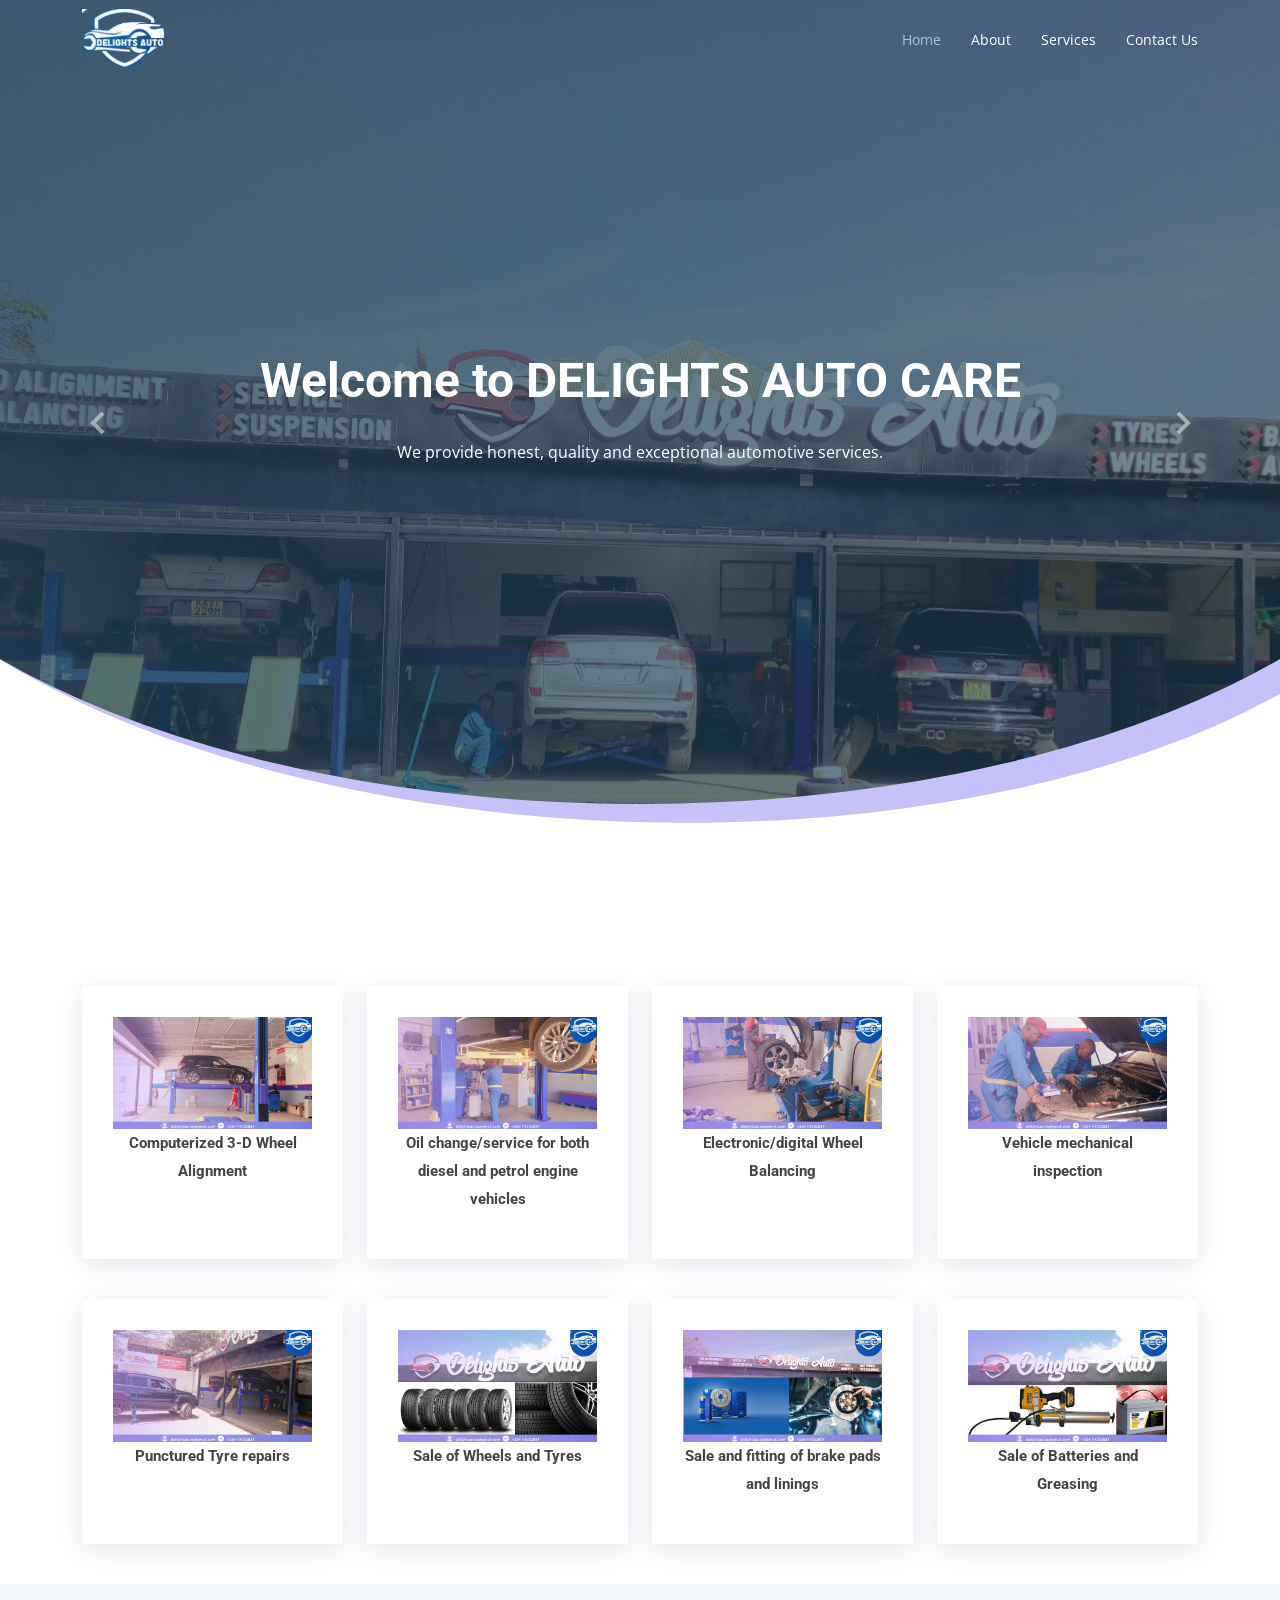
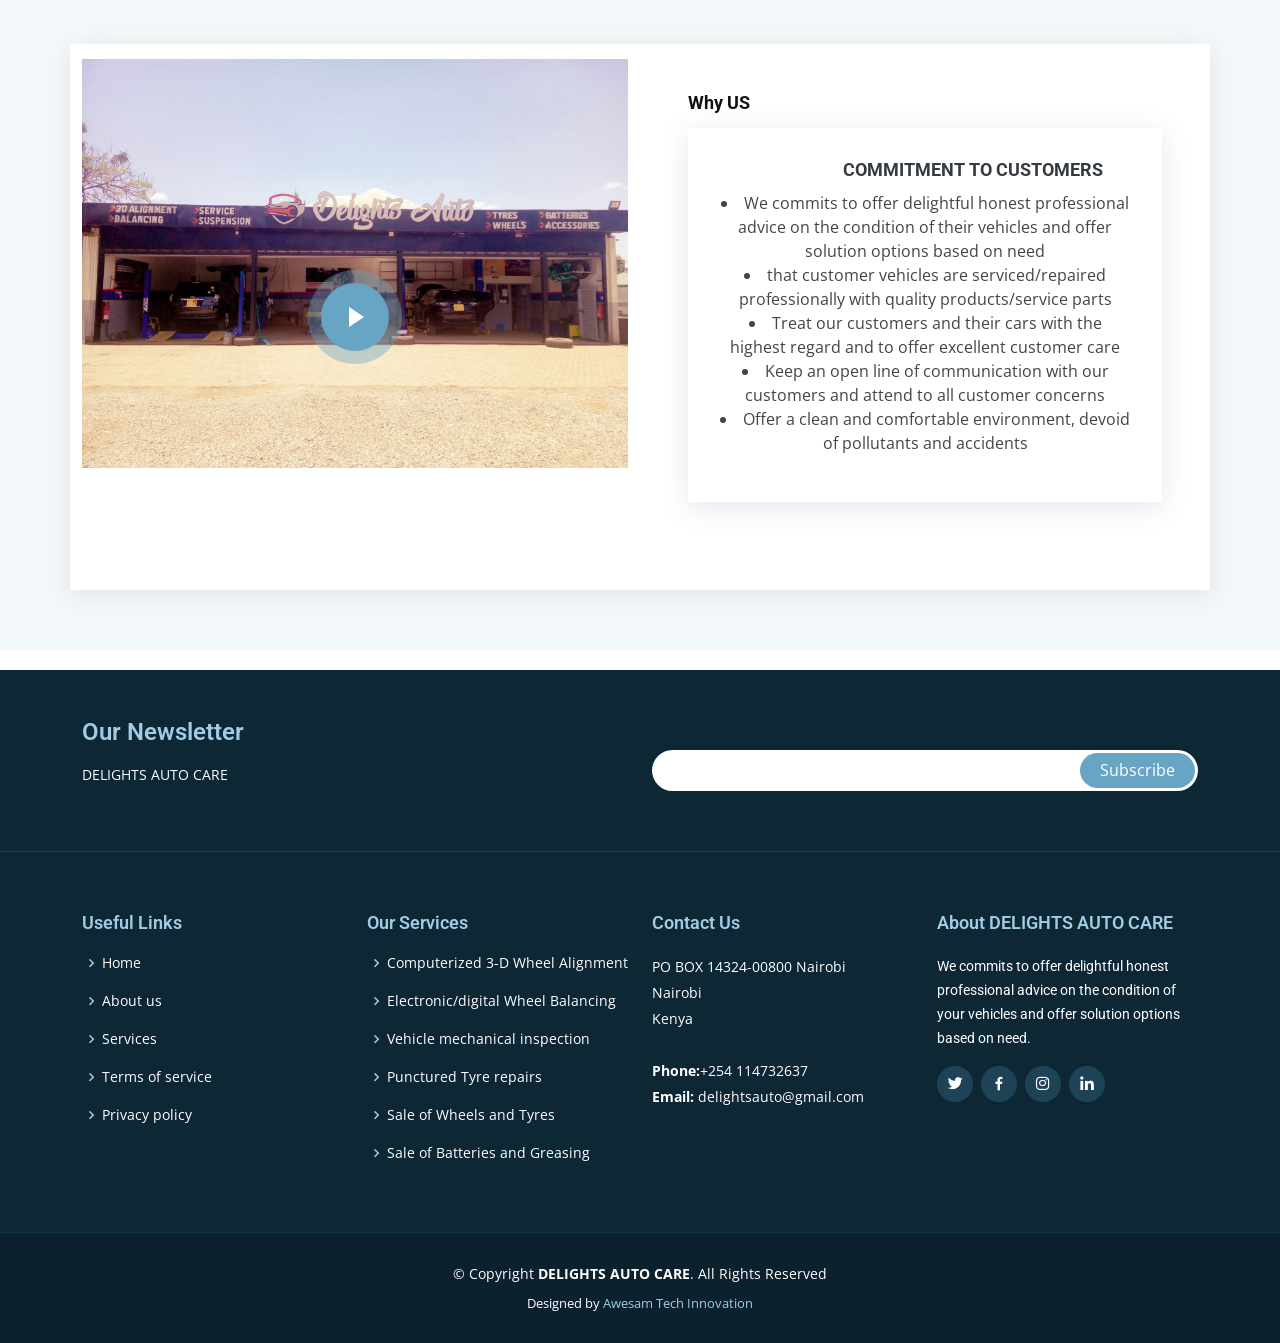
<file: index.html>
<!DOCTYPE html>
<html lang="en">

<head>
  <meta charset="utf-8">
  <meta content="width=device-width, initial-scale=1.0" name="viewport">

  <title>Moderna DELIGHTS AUTO</title>
  <meta content="" name="description">
  <meta content="" name="keywords">

  <!-- Favicons -->
  <link href="assets/img/favicon.png" rel="icon">
  <link href="assets/img/apple-touch-icon.png" rel="apple-touch-icon">

  <!-- Google Fonts -->
  <link href="https://fonts.googleapis.com/css?family=Open+Sans:300,300i,400,400i,600,600i,700,700i|Roboto:300,300i,400,400i,500,500i,700,700i&display=swap" rel="stylesheet">

  <!-- Vendor CSS Files -->
  <link href="assets/vendor/animate.css/animate.min.css" rel="stylesheet">
  <link href="assets/vendor/aos/aos.css" rel="stylesheet">
  <link href="assets/vendor/bootstrap/css/bootstrap.min.css" rel="stylesheet">
  <link href="assets/vendor/bootstrap-icons/bootstrap-icons.css" rel="stylesheet">
  <link href="assets/vendor/boxicons/css/boxicons.min.css" rel="stylesheet">
  <link href="assets/vendor/glightbox/css/glightbox.min.css" rel="stylesheet">
  <link href="assets/vendor/swiper/swiper-bundle.min.css" rel="stylesheet">

  <!-- Template Main CSS File -->
  <link href="assets/css/style.css" rel="stylesheet">

  <!-- =======================================================
  * Template Name: Moderna - v4.8.0
  * Template URL: https://bootstrapmade.com/free-bootstrap-template-corporate-moderna/
  * Author: BootstrapMade.com
  * License: https://bootstrapmade.com/license/
  ======================================================== -->
</head>

<body>

  <!-- ======= Header ======= -->
  <header id="header" class="fixed-top d-flex align-items-center header-transparent">
    <div class="container d-flex justify-content-between align-items-center">

      <div class="logo">
        <h1 class="title"><a href=""></a>
          <img src="assets/img/hero/logo3.png" class="img-fluid" alt="">
        </h1>
        <!-- Uncomment below if you prefer to use an image logo -->
        <!-- <a href="index.html"><img src="assets/img/logo.png" alt="" class="img-fluid"></a>-->
      </div>
     
      <nav id="navbar" class="navbar">
      
        <ul>
          <li><a class="active " href="index.html">Home</a></li>
          <li><a href="about.html">About</a></li>
          <li><a href="services.html">Services</a></li>
           <!--
          <li><a href="portfolio.html">Portfolio</a></li>
          <li><a href="">Team</a></li>
          <li><a href="">Blog</a></li>
          <li class="dropdown"><a href="#"><span>Drop Down</span> <i class="bi bi-chevron-down"></i></a>
            <ul>
              <li><a href="#">Drop Down 1</a></li>
              <li class="dropdown"><a href="#"><span>Deep Drop Down</span> <i class="bi bi-chevron-right"></i></a>
                <ul>
                  <li><a href="#">Deep Drop Down 1</a></li>
                  <li><a href="#">Deep Drop Down 2</a></li>
                  <li><a href="#">Deep Drop Down 3</a></li>
                  <li><a href="#">Deep Drop Down 4</a></li>
                  <li><a href="#">Deep Drop Down 5</a></li>
                </ul>
              </li>
              <li><a href="#">Drop Down 2</a></li>
              <li><a href="#">Drop Down 3</a></li>
              <li><a href="#">Drop Down 4</a></li>
            </ul>
          </li> -->
          <li><a href="contact.html">Contact Us</a></li>
        </ul> 
        <i class="bi bi-list mobile-nav-toggle"></i>
      </nav><!-- .navbar -->

    </div>
  </header><!-- End Header -->

  <!-- ======= Hero Section ======= -->
  <section id="hero" class="d-flex justify-cntent-center align-items-center">
    <div id="heroCarousel" class="container carousel carousel-fade" data-bs-ride="carousel" data-bs-interval="5000">

      <!-- Slide 1 -->
      <div class="carousel-item active">
        <div class="carousel-container">
          <h2 class="animate__animated animate__fadeInDown">Welcome to <span>DELIGHTS AUTO CARE</span></h2>
          <p class="animate__animated animate__fadeInUp"> We provide honest, quality and exceptional automotive services.</p>
         
        </div>
      </div>

      <!-- Slide 2 -->
      <div class="carousel-item">
        <div class="carousel-container">
          <h2 class="animate__animated animate__fadeInDown"> VISION</h2>
          <p class="animate__animated animate__fadeInUp"> To continue to grow customer base, expand business and become the most trusted, sought-after automotive and fleet service centre in Kiambu and the environs.</p>
          
        </div>
      </div>

      <!-- Slide 3 -->
      <div class="carousel-item">
        <div class="carousel-container">
          <h2 class="animate__animated animate__fadeInDown">Business Goal</h2>
          <p class="animate__animated animate__fadeInUp">To develop an unmatched reputation with our customers and within the community in terms of service and quality.</p>
          
        </div>
      </div>

      <a class="carousel-control-prev" href="#heroCarousel" role="button" data-bs-slide="prev">
        <span class="carousel-control-prev-icon bx bx-chevron-left" aria-hidden="true"></span>
      </a>

      <a class="carousel-control-next" href="#heroCarousel" role="button" data-bs-slide="next">
        <span class="carousel-control-next-icon bx bx-chevron-right" aria-hidden="true"></span>
      </a>

    </div>
  </section><!-- End Hero -->

  <main id="main">

   

  <!-- ======= Services Section ======= --><!-- ======= Services Section ======= -->
  <section class="services">
    <div class="container">

      <div class="row">
        <div class="col-md-6 col-lg-3 d-flex align-items-stretch" data-aos="fade-up">
          <div class="icon-box icon-box-pink">
            
            <h4 class="title"><a href=""></a>
              <img src="assets/img/Services/WheelAllignment3.png" class="img-fluid" alt="">
              <p class="description">Computerized 3-D Wheel Alignment</p>
            </h4>
           
          </div>
        </div>

        <div class="col-md-6 col-lg-3 d-flex align-items-stretch" data-aos="fade-up" data-aos-delay="100">
          <div class="icon-box icon-box-cyan">
            
            <h4 class="title"><img src="assets/img/Services/oilChange3.png" class="img-fluid" alt="">
              <p class="description">Oil change/service for both diesel and petrol engine vehicles</p></h4>
          
          </div>
        </div>

        <div class="col-md-6 col-lg-3 d-flex align-items-stretch" data-aos="fade-up" data-aos-delay="200">
          <div class="icon-box icon-box-green">
            
            <h4 class="title"><a href=""></a><img src="assets/img/Services/WheelBalancing3.png" class="img-fluid" alt="">
              <p class="description">Electronic/digital Wheel Balancing</p>
            </div>
          </h4>
            
        </div>

        <div class="col-md-6 col-lg-3 d-flex align-items-stretch" data-aos="fade-up" data-aos-delay="200">
          <div class="icon-box icon-box-blue">
            
            <h4 class="title"><a href=""></a><img src="assets/img/Services/mechanicalInspection3.png" class="img-fluid" alt="">
              <p class="description">Vehicle mechanical inspection</p></h4>
            
          </div>
        </div>
       <!-- ======= Row2 ======= -->
        <div class="col-md-6 col-lg-3 d-flex align-items-stretch" data-aos="fade-up">
          <div class="icon-box icon-box-pink">
            
            <h4 class="title"><a href=""></a><img src="assets/img/Services/punctureRepair3.png" class="img-fluid" alt="">
              <p class="description">Punctured Tyre repairs</p></h4>
            
          </div>
        </div>

        <div class="col-md-6 col-lg-3 d-flex align-items-stretch" data-aos="fade-up" data-aos-delay="100">
          <div class="icon-box icon-box-cyan">
           
            <h4 class="title"><a href=""></a><img src="assets/img/Services/WheelSelling3.png" class="img-fluid" alt="">
              <p class="description">Sale of Wheels and Tyres</p></h4>
            
          </div>
        </div>

        <div class="col-md-6 col-lg-3 d-flex align-items-stretch" data-aos="fade-up" data-aos-delay="200">
          <div class="icon-box icon-box-green">
            
            <h4 class="title"><a href=""></a><img src="assets/img/Services/brakeSelling3.png" class="img-fluid" alt="">
              <p class="description">Sale and fitting of brake pads and linings</p></h4>
            
          </div>
        </div>

        <div class="col-md-6 col-lg-3 d-flex align-items-stretch" data-aos="fade-up" data-aos-delay="200">
          <div class="icon-box icon-box-blue">
            
            <h4 class="title"><a href=""></a><img src="assets/img/Services/batteryGressing3.png" class="img-fluid" alt="">
              <p class="description">Sale of Batteries and Greasing</p></h4>
           
          </div>
        </div>

      </div>

    </div>
    <!-- ======= Why Us Section ======= -->
    <section class="why-us section-bg" data-aos="fade-up" date-aos-delay="200">
      <div class="container">

        <div class="row">
          <div class="col-lg-6 video-box">
            <img src="assets/img/whyus.jpg" class="img-fluid" alt="">
            <a href="https://youtube.com/shorts/akgYENoPwnU?feature=share" class="venobox play-btn mb-4" data-vbtype="video" data-autoplay="true"></a>
          </div>

          <div class="col-lg-6 d-flex flex-column justify-content-center p-5">
            <h3 class="title"><a href="">Why US</a></h3>
            <div class="icon-box">
             
              <h4 class="title"><a href="">Commitment to Customers</a></h4>
              <p class="description">
                <li>	We commits to offer delightful honest professional advice on the condition of their vehicles and offer solution options based on need</li>
                <li>that customer vehicles are serviced/repaired professionally with quality products/service parts</li>
                <li>	Treat our customers and their cars with the highest regard and to offer excellent customer care</li>
                <li>  Keep an open line of communication with our customers and attend to all customer concerns</li>
                <li> Offer a clean and comfortable environment, devoid of pollutants and accidents</li> 
                </p>
            </div>

            

          </div>
        </div>

      </div>
    </section><!-- End Why Us Section -->

    

  </main><!-- End #main -->

  <!-- ======= Footer ======= -->
  <footer id="footer" data-aos="fade-up" data-aos-easing="ease-in-out" data-aos-duration="500">

    <div class="footer-newsletter">
      <div class="container">
        <div class="row">
          <div class="col-lg-6">
            <h4>Our Newsletter</h4>
            <p>DELIGHTS AUTO CARE</p>
          </div>
          <div class="col-lg-6">
            <form action="" method="post">
              <input type="email" name="email"><input type="submit" value="Subscribe">
            </form>
          </div>
        </div>
      </div>
    </div>

    <div class="footer-top">
      <div class="container">
        <div class="row">

          <div class="col-lg-3 col-md-6 footer-links">
            <h4>Useful Links</h4>
            <ul>
              <li><i class="bx bx-chevron-right"></i> <a href="#">Home</a></li>
              <li><i class="bx bx-chevron-right"></i> <a href="#">About us</a></li>
              <li><i class="bx bx-chevron-right"></i> <a href="#">Services</a></li>
              <li><i class="bx bx-chevron-right"></i> <a href="#">Terms of service</a></li>
              <li><i class="bx bx-chevron-right"></i> <a href="#">Privacy policy</a></li>
            </ul>
          </div>

          <div class="col-lg-3 col-md-6 footer-links">
            <h4>Our Services</h4>
            <ul>
              <li><i class="bx bx-chevron-right"></i> <a href="#">Computerized 3-D Wheel Alignment</a></li>              <li><i class="bx bx-chevron-right"></i> <a href="#">Electronic/digital Wheel Balancing</a></li>
              <li><i class="bx bx-chevron-right"></i> <a href="#">Vehicle mechanical inspection</a></li>
              <li><i class="bx bx-chevron-right"></i> <a href="#">Punctured Tyre repairs</a></li>
              <li><i class="bx bx-chevron-right"></i> <a href="#">Sale of Wheels and Tyres</a></li>
              <li><i class="bx bx-chevron-right"></i> <a href="#">Sale of Batteries and Greasing</a></li>
            </ul>
          </div>

          <div class="col-lg-3 col-md-6 footer-contact">
            <h4>Contact Us</h4>
            <p>
              PO BOX 14324-00800 Nairobi<br>
              Nairobi<br>
              Kenya <br><br>
              <strong>Phone:</strong>+254 114732637<br>
              <strong>Email:</strong> delightsauto@gmail.com<br>
            </p>

          </div>

          <div class="col-lg-3 col-md-6 footer-info">
            <h3>About DELIGHTS AUTO CARE</h3>
            <p>We commits to offer delightful honest professional advice on the condition of your vehicles and offer solution options based on need.</p>
            <div class="social-links mt-3">
              <a href="#" class="twitter"><i class="bx bxl-twitter"></i></a>
              <a href="#" class="facebook"><i class="bx bxl-facebook"></i></a>
              <a href="#" class="instagram"><i class="bx bxl-instagram"></i></a>
              <a href="#" class="linkedin"><i class="bx bxl-linkedin"></i></a>
            </div>
          </div>

        </div>
      </div>
    </div>

    <div class="container">
      <div class="copyright">
        &copy; Copyright <strong><span> DELIGHTS AUTO CARE</span></strong>. All Rights Reserved
      </div>
      <div class="credits">
        <!-- All the links in the footer should remain intact. -->
        <!-- You can delete the links only if you purchased the pro version. -->
        <!-- Licensing information: https://bootstrapmade.com/license/ -->
        <!-- Purchase the pro version with working PHP/AJAX contact form: https://bootstrapmade.com/free-bootstrap-template-corporate-moderna/ -->
        Designed by <a href="https://bootstrapmade.com/">Awesam Tech Innovation </a>
      </div>
    </div>
  </footer><!-- End Footer -->

  <a href="#" class="back-to-top d-flex align-items-center justify-content-center"><i class="bi bi-arrow-up-short"></i></a>

  <!-- Vendor JS Files -->
  <script src="assets/vendor/purecounter/purecounter.js"></script>
  <script src="assets/vendor/aos/aos.js"></script>
  <script src="assets/vendor/bootstrap/js/bootstrap.bundle.min.js"></script>
  <script src="assets/vendor/glightbox/js/glightbox.min.js"></script>
  <script src="assets/vendor/isotope-layout/isotope.pkgd.min.js"></script>
  <script src="assets/vendor/swiper/swiper-bundle.min.js"></script>
  <script src="assets/vendor/waypoints/noframework.waypoints.js"></script>
  <script src="assets/vendor/php-email-form/validate.js"></script>

  <!-- Template Main JS File -->
  <script src="assets/js/main.js"></script>

</body>

</html>
</file>
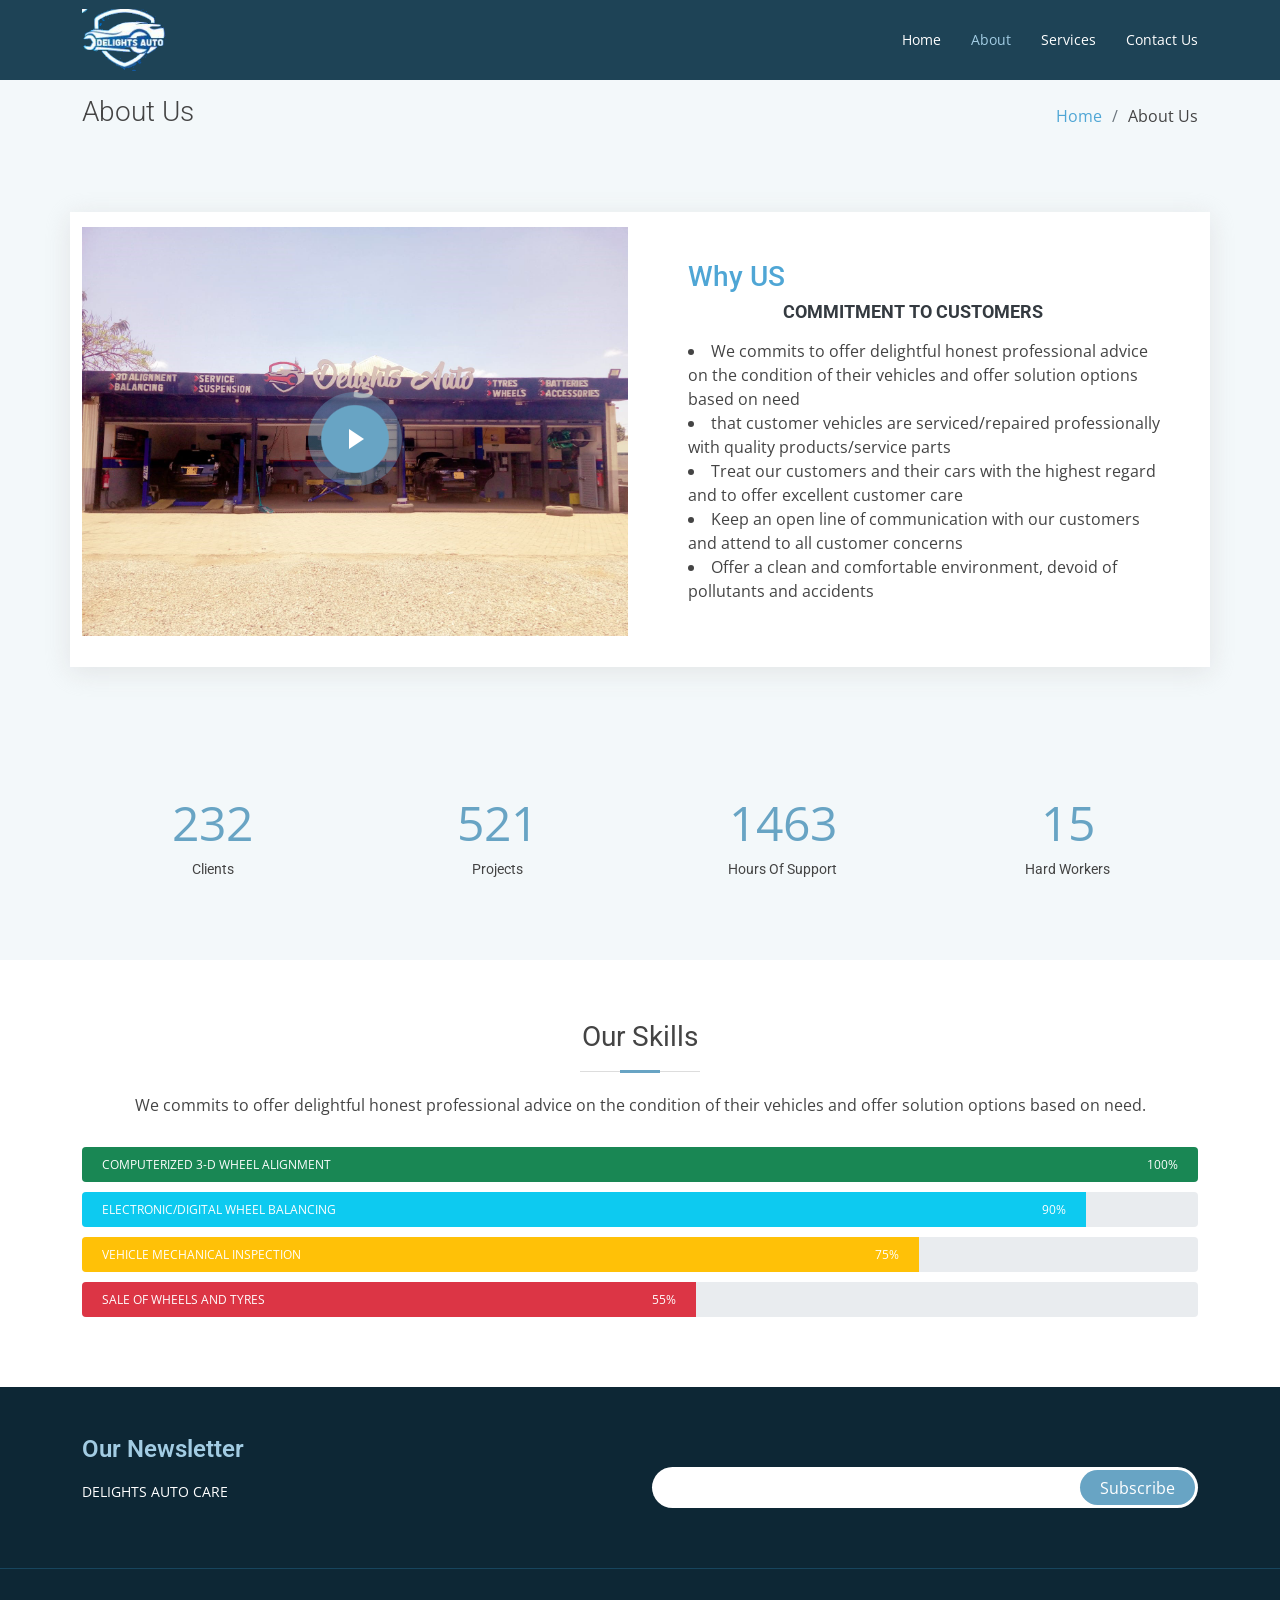
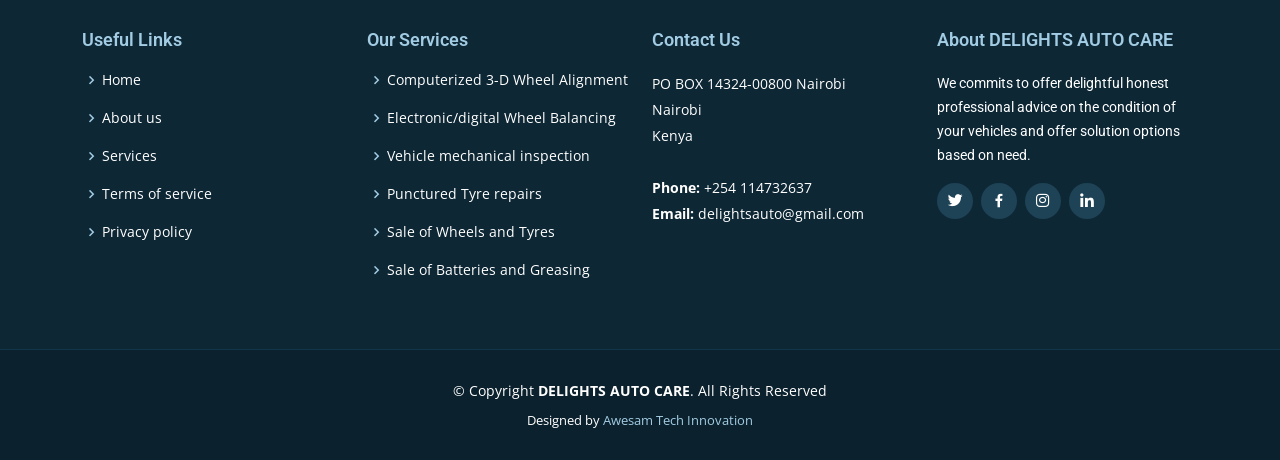
<file: about.html>
<!DOCTYPE html>
<html lang="en">

<head>
  <meta charset="utf-8">
  <meta content="width=device-width, initial-scale=1.0" name="viewport">

  <title>About - Moderna Bootstrap Template</title>
  <meta content="" name="description">
  <meta content="" name="keywords">

  <!-- Favicons -->
  <link href="assets/img/favicon.png" rel="icon">
  <link href="assets/img/apple-touch-icon.png" rel="apple-touch-icon">

  <!-- Google Fonts -->
  <link href="https://fonts.googleapis.com/css?family=Open+Sans:300,300i,400,400i,600,600i,700,700i|Roboto:300,300i,400,400i,500,500i,700,700i&display=swap" rel="stylesheet">

  <!-- Vendor CSS Files -->
  <link href="assets/vendor/animate.css/animate.min.css" rel="stylesheet">
  <link href="assets/vendor/aos/aos.css" rel="stylesheet">
  <link href="assets/vendor/bootstrap/css/bootstrap.min.css" rel="stylesheet">
  <link href="assets/vendor/bootstrap-icons/bootstrap-icons.css" rel="stylesheet">
  <link href="assets/vendor/boxicons/css/boxicons.min.css" rel="stylesheet">
  <link href="assets/vendor/glightbox/css/glightbox.min.css" rel="stylesheet">
  <link href="assets/vendor/swiper/swiper-bundle.min.css" rel="stylesheet">

  <!-- Template Main CSS File -->
  <link href="assets/css/style.css" rel="stylesheet">

  <!-- =======================================================
  * Template Name: Moderna - v4.8.0
  * Template URL: https://bootstrapmade.com/free-bootstrap-template-corporate-moderna/
  * Author: BootstrapMade.com
  * License: https://bootstrapmade.com/license/
  ======================================================== -->
</head>

<body>

  <!-- ======= Header ======= -->
  <header id="header" class="fixed-top d-flex align-items-center ">
    <div class="container d-flex justify-content-between align-items-center">

      <div class="logo">
        <h1 class="title"><a href=""></a>
          <img src="assets/img/hero/logo3.png" class="img-fluid" alt="">
        </h1>
        <!-- Uncomment below if you prefer to use an image logo -->
        <!-- <a href="index.html"><img src="assets/img/logo.png" alt="" class="img-fluid"></a>-->
      </div>

      <nav id="navbar" class="navbar">
        <ul>
          <li><a class="" href="index.html">Home</a></li>
          <li><a class="active" href="about.html">About</a></li>
          <li><a href="services.html">Services</a></li>
          <!--<li><a href="portfolio.html">Portfolio</a></li>
          <li><a href="">Team</a></li>
          <li><a href="">Blog</a></li>
          <li class="dropdown"><a href="#"><span>Drop Down</span> <i class="bi bi-chevron-down"></i></a>
            <ul>
              <li><a href="#">Drop Down 1</a></li>
              <li class="dropdown"><a href="#"><span>Deep Drop Down</span> <i class="bi bi-chevron-right"></i></a>
                <ul>
                  <li><a href="#">Deep Drop Down 1</a></li>
                  <li><a href="#">Deep Drop Down 2</a></li>
                  <li><a href="#">Deep Drop Down 3</a></li>
                  <li><a href="#">Deep Drop Down 4</a></li>
                  <li><a href="#">Deep Drop Down 5</a></li>
                </ul>
              </li>
              <li><a href="#">Drop Down 2</a></li>
              <li><a href="#">Drop Down 3</a></li>
              <li><a href="#">Drop Down 4</a></li>
            </ul>
          </li>-->
          <li><a href="contact.html">Contact Us</a></li>
        </ul>
        <i class="bi bi-list mobile-nav-toggle"></i>
      </nav><!-- .navbar -->

    </div>
  </header><!-- End Header -->

  <main id="main">

    <!-- ======= About Us Section ======= -->
    <section class="breadcrumbs">
      <div class="container">

        <div class="d-flex justify-content-between align-items-center">
          <h2>About Us</h2>
          <ol>
            <li><a href="index.html">Home</a></li>
            <li>About Us</li>
          </ol>
        </div>

      </div>
    </section><!-- End About Us Section -->

    <!-- ======= About Section ======= -->
     <!-- ======= Why Us Section ======= -->
     <section class="why-us section-bg" data-aos="fade-up" date-aos-delay="200">
      <div class="container">

        <div class="row">
          <div class="col-lg-6 video-box">
            <img src="assets/img/whyus.jpg" class="img-fluid" alt="">
            <a href="https://youtube.com/shorts/akgYENoPwnU?feature=share" class="venobox play-btn mb-4" data-vbtype="video" data-autoplay="true"></a>
          </div>

          <div class="col-lg-6 d-flex flex-column justify-content-center p-5">
            <h3 class="title"><a href="">Why US</a></h3>
            <div class="icon-box">
             
              <h4 class="title"><a href="">Commitment to Customers</a></h4>
              <p class="description">
                <li>	We commits to offer delightful honest professional advice on the condition of their vehicles and offer solution options based on need</li>
                <li>that customer vehicles are serviced/repaired professionally with quality products/service parts</li>
                <li>	Treat our customers and their cars with the highest regard and to offer excellent customer care</li>
                <li>  Keep an open line of communication with our customers and attend to all customer concerns</li>
                <li> Offer a clean and comfortable environment, devoid of pollutants and accidents</li> 
                </p>
            </div>

            

          </div>
        </div>

      </div>
    </section><!-- End Why Us Section -->
    </section><!-- End About Section -->

    <!-- ======= Facts Section ======= -->
    <section class="facts section-bg" data-aos="fade-up">
      <div class="container">

        <div class="row counters">

          <div class="col-lg-3 col-6 text-center">
            <span data-purecounter-start="0" data-purecounter-end="232" data-purecounter-duration="1" class="purecounter"></span>
            <p>Clients</p>
          </div>

          <div class="col-lg-3 col-6 text-center">
            <span data-purecounter-start="0" data-purecounter-end="521" data-purecounter-duration="1" class="purecounter"></span>
            <p>Projects</p>
          </div>

          <div class="col-lg-3 col-6 text-center">
            <span data-purecounter-start="0" data-purecounter-end="1463" data-purecounter-duration="1" class="purecounter"></span>
            <p>Hours Of Support</p>
          </div>

          <div class="col-lg-3 col-6 text-center">
            <span data-purecounter-start="0" data-purecounter-end="15" data-purecounter-duration="1" class="purecounter"></span>
            <p>Hard Workers</p>
          </div>

        </div>

      </div>
    </section><!-- End Facts Section -->

    <!-- ======= Our Skills Section ======= -->
    <section class="skills" data-aos="fade-up">
      <div class="container">

        <div class="section-title">
          <h2>Our Skills</h2>
          <p>We commits to offer delightful honest professional advice on the condition of their vehicles and offer solution options based on need.</p>
        </div>

        <div class="skills-content">

          <div class="progress">
            <div class="progress-bar bg-success" role="progressbar" aria-valuenow="100" aria-valuemin="0" aria-valuemax="100">
              <span class="skill">Computerized 3-D Wheel Alignment <i class="val">100%</i></span>
            </div>
          </div>

          <div class="progress">
            <div class="progress-bar bg-info" role="progressbar" aria-valuenow="90" aria-valuemin="0" aria-valuemax="100">
              <span class="skill">Electronic/digital Wheel Balancing <i class="val">90%</i></span>
            </div>
          </div>

          <div class="progress">
            <div class="progress-bar bg-warning" role="progressbar" aria-valuenow="75" aria-valuemin="0" aria-valuemax="100">
              <span class="skill">Vehicle mechanical inspection <i class="val">75%</i></span>
            </div>
          </div>

          <div class="progress">
            <div class="progress-bar bg-danger" role="progressbar" aria-valuenow="55" aria-valuemin="0" aria-valuemax="100">
              <span class="skill">Sale of Wheels and Tyres <i class="val">55%</i></span>
            </div>
          </div>

        </div>

      </div>
    </section><!-- End Our Skills Section -->

   
  </main><!-- End #main -->

  <!-- ======= Footer ======= --> <!-- ======= Footer ======= -->
  <footer id="footer" data-aos="fade-up" data-aos-easing="ease-in-out" data-aos-duration="500">

    <div class="footer-newsletter">
      <div class="container">
        <div class="row">
          <div class="col-lg-6">
            <h4>Our Newsletter</h4>
            <p>DELIGHTS AUTO CARE</p>
          </div>
          <div class="col-lg-6">
            <form action="" method="post">
              <input type="email" name="email"><input type="submit" value="Subscribe">
            </form>
          </div>
        </div>
      </div>
    </div>

    <div class="footer-top">
      <div class="container">
        <div class="row">

          <div class="col-lg-3 col-md-6 footer-links">
            <h4>Useful Links</h4>
            <ul>
              <li><i class="bx bx-chevron-right"></i> <a href="#">Home</a></li>
              <li><i class="bx bx-chevron-right"></i> <a href="#">About us</a></li>
              <li><i class="bx bx-chevron-right"></i> <a href="#">Services</a></li>
              <li><i class="bx bx-chevron-right"></i> <a href="#">Terms of service</a></li>
              <li><i class="bx bx-chevron-right"></i> <a href="#">Privacy policy</a></li>
            </ul>
          </div>

          <div class="col-lg-3 col-md-6 footer-links">
            <h4>Our Services</h4>
            <ul>
              <li><i class="bx bx-chevron-right"></i> <a href="#">Computerized 3-D Wheel Alignment</a></li>              <li><i class="bx bx-chevron-right"></i> <a href="#">Electronic/digital Wheel Balancing</a></li>
              <li><i class="bx bx-chevron-right"></i> <a href="#">Vehicle mechanical inspection</a></li>
              <li><i class="bx bx-chevron-right"></i> <a href="#">Punctured Tyre repairs</a></li>
              <li><i class="bx bx-chevron-right"></i> <a href="#">Sale of Wheels and Tyres</a></li>
              <li><i class="bx bx-chevron-right"></i> <a href="#">Sale of Batteries and Greasing</a></li>
            </ul>
          </div>

          <div class="col-lg-3 col-md-6 footer-contact">
            <h4>Contact Us</h4>
            <p>
              PO BOX 14324-00800 Nairobi<br>
              Nairobi<br>
              Kenya <br><br>
              <strong>Phone:</strong> +254 114732637<br>
              <strong>Email:</strong> delightsauto@gmail.com<br>
            </p>

          </div>

          <div class="col-lg-3 col-md-6 footer-info">
            <h3>About DELIGHTS AUTO CARE</h3>
            <p>We commits to offer delightful honest professional advice on the condition of your vehicles and offer solution options based on need.</p>
            <div class="social-links mt-3">
              <a href="#" class="twitter"><i class="bx bxl-twitter"></i></a>
              <a href="#" class="facebook"><i class="bx bxl-facebook"></i></a>
              <a href="#" class="instagram"><i class="bx bxl-instagram"></i></a>
              <a href="#" class="linkedin"><i class="bx bxl-linkedin"></i></a>
            </div>
          </div>

        </div>
      </div>
    </div>

    <div class="container">
      <div class="copyright">
        &copy; Copyright <strong><span> DELIGHTS AUTO CARE</span></strong>. All Rights Reserved
      </div>
      <div class="credits">
        <!-- All the links in the footer should remain intact. -->
        <!-- You can delete the links only if you purchased the pro version. -->
        <!-- Licensing information: https://bootstrapmade.com/license/ -->
        <!-- Purchase the pro version with working PHP/AJAX contact form: https://bootstrapmade.com/free-bootstrap-template-corporate-moderna/ -->
        Designed by <a href="https://bootstrapmade.com/">Awesam Tech Innovation </a>
      </div>
    </div>
  </footer><!-- End Footer --><!-- End Footer -->

  <a href="#" class="back-to-top d-flex align-items-center justify-content-center"><i class="bi bi-arrow-up-short"></i></a>

  <!-- Vendor JS Files -->
  <script src="assets/vendor/purecounter/purecounter.js"></script>
  <script src="assets/vendor/aos/aos.js"></script>
  <script src="assets/vendor/bootstrap/js/bootstrap.bundle.min.js"></script>
  <script src="assets/vendor/glightbox/js/glightbox.min.js"></script>
  <script src="assets/vendor/isotope-layout/isotope.pkgd.min.js"></script>
  <script src="assets/vendor/swiper/swiper-bundle.min.js"></script>
  <script src="assets/vendor/waypoints/noframework.waypoints.js"></script>
  <script src="assets/vendor/php-email-form/validate.js"></script>

  <!-- Template Main JS File -->
  <script src="assets/js/main.js"></script>

</body>

</html>
</file>
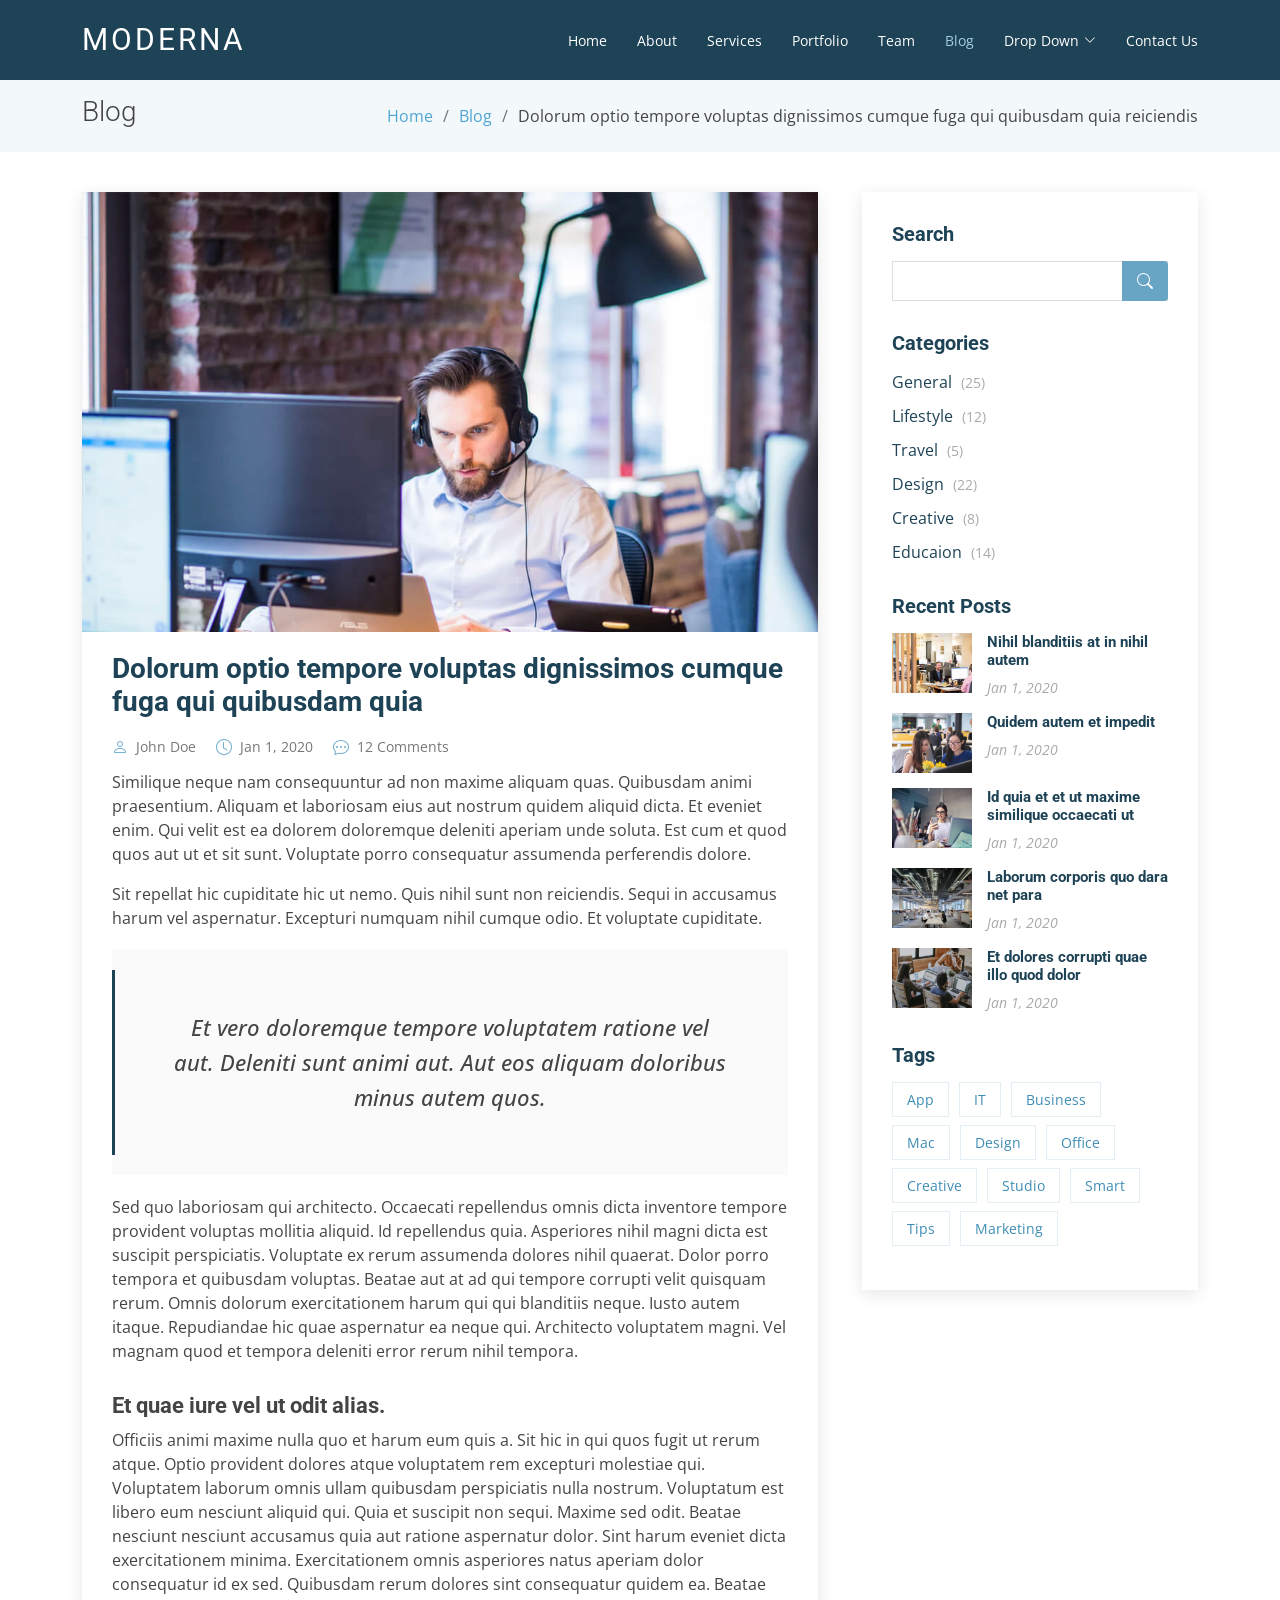
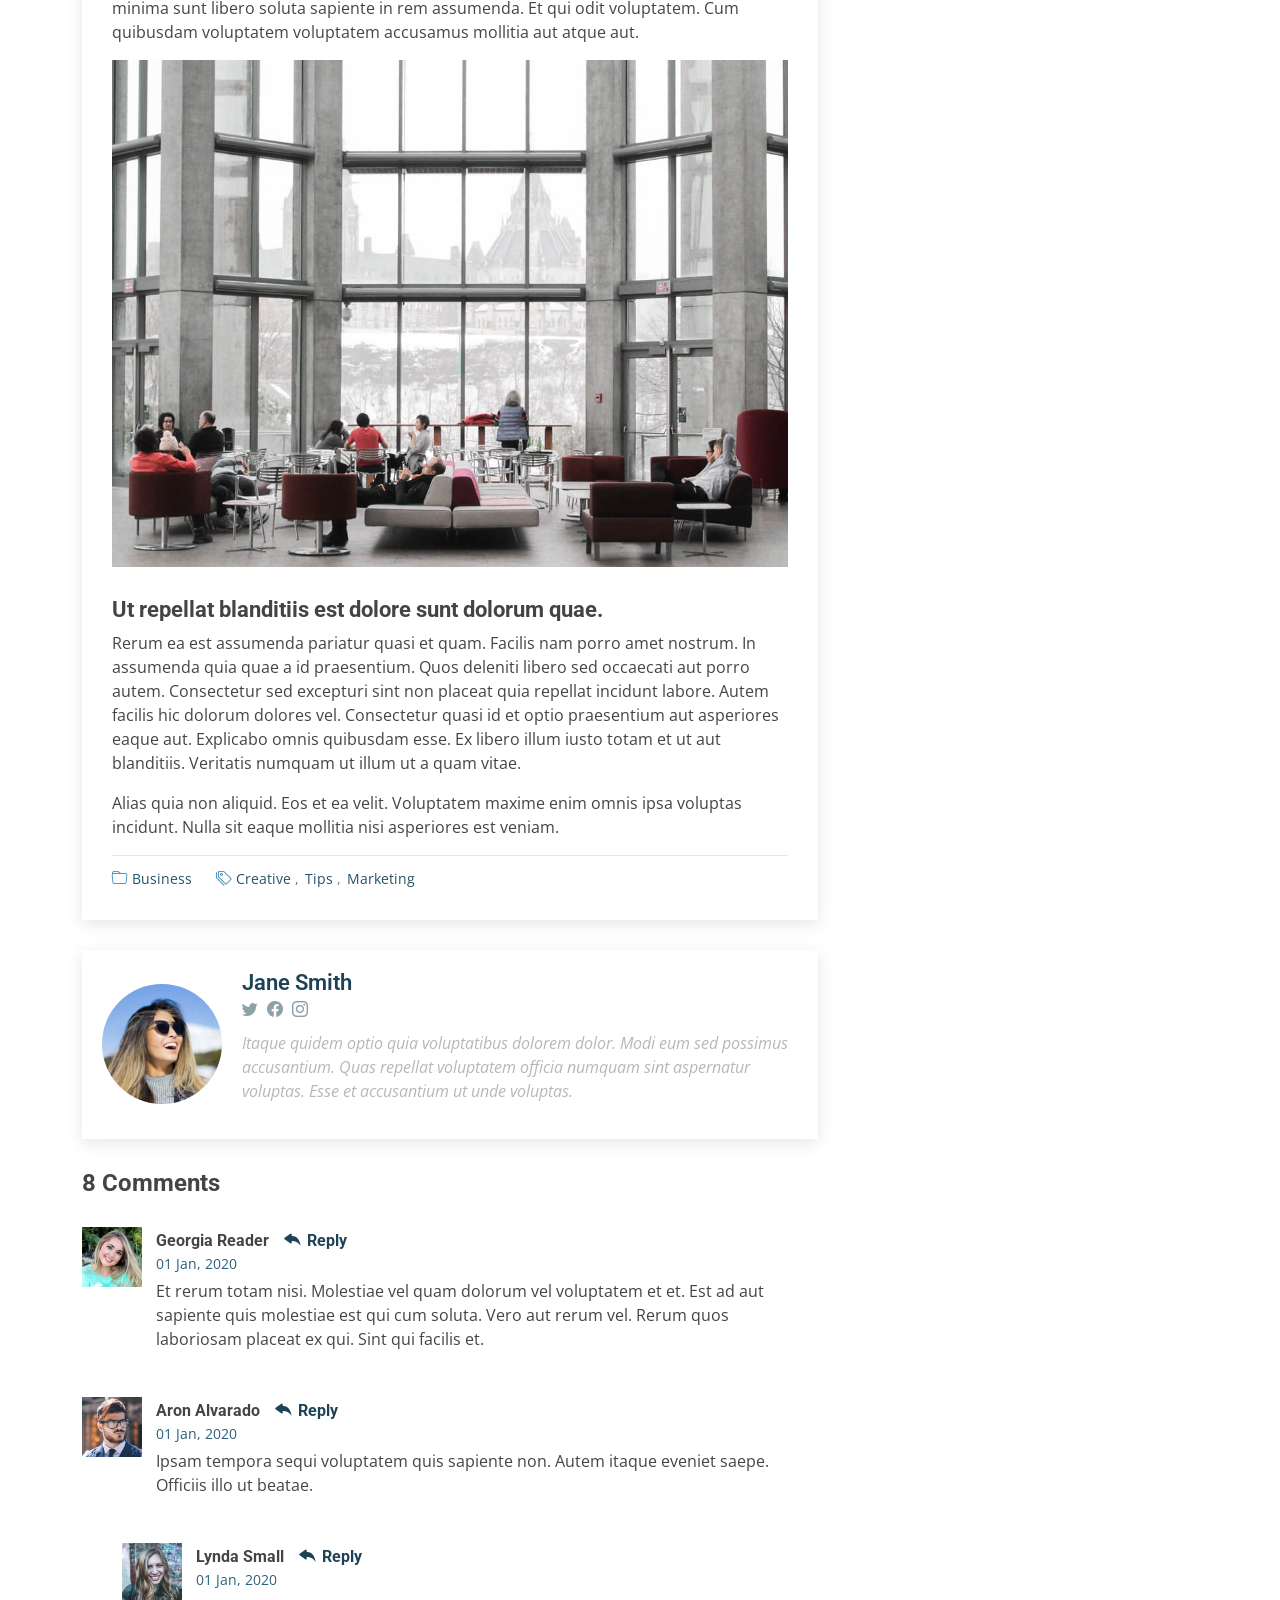
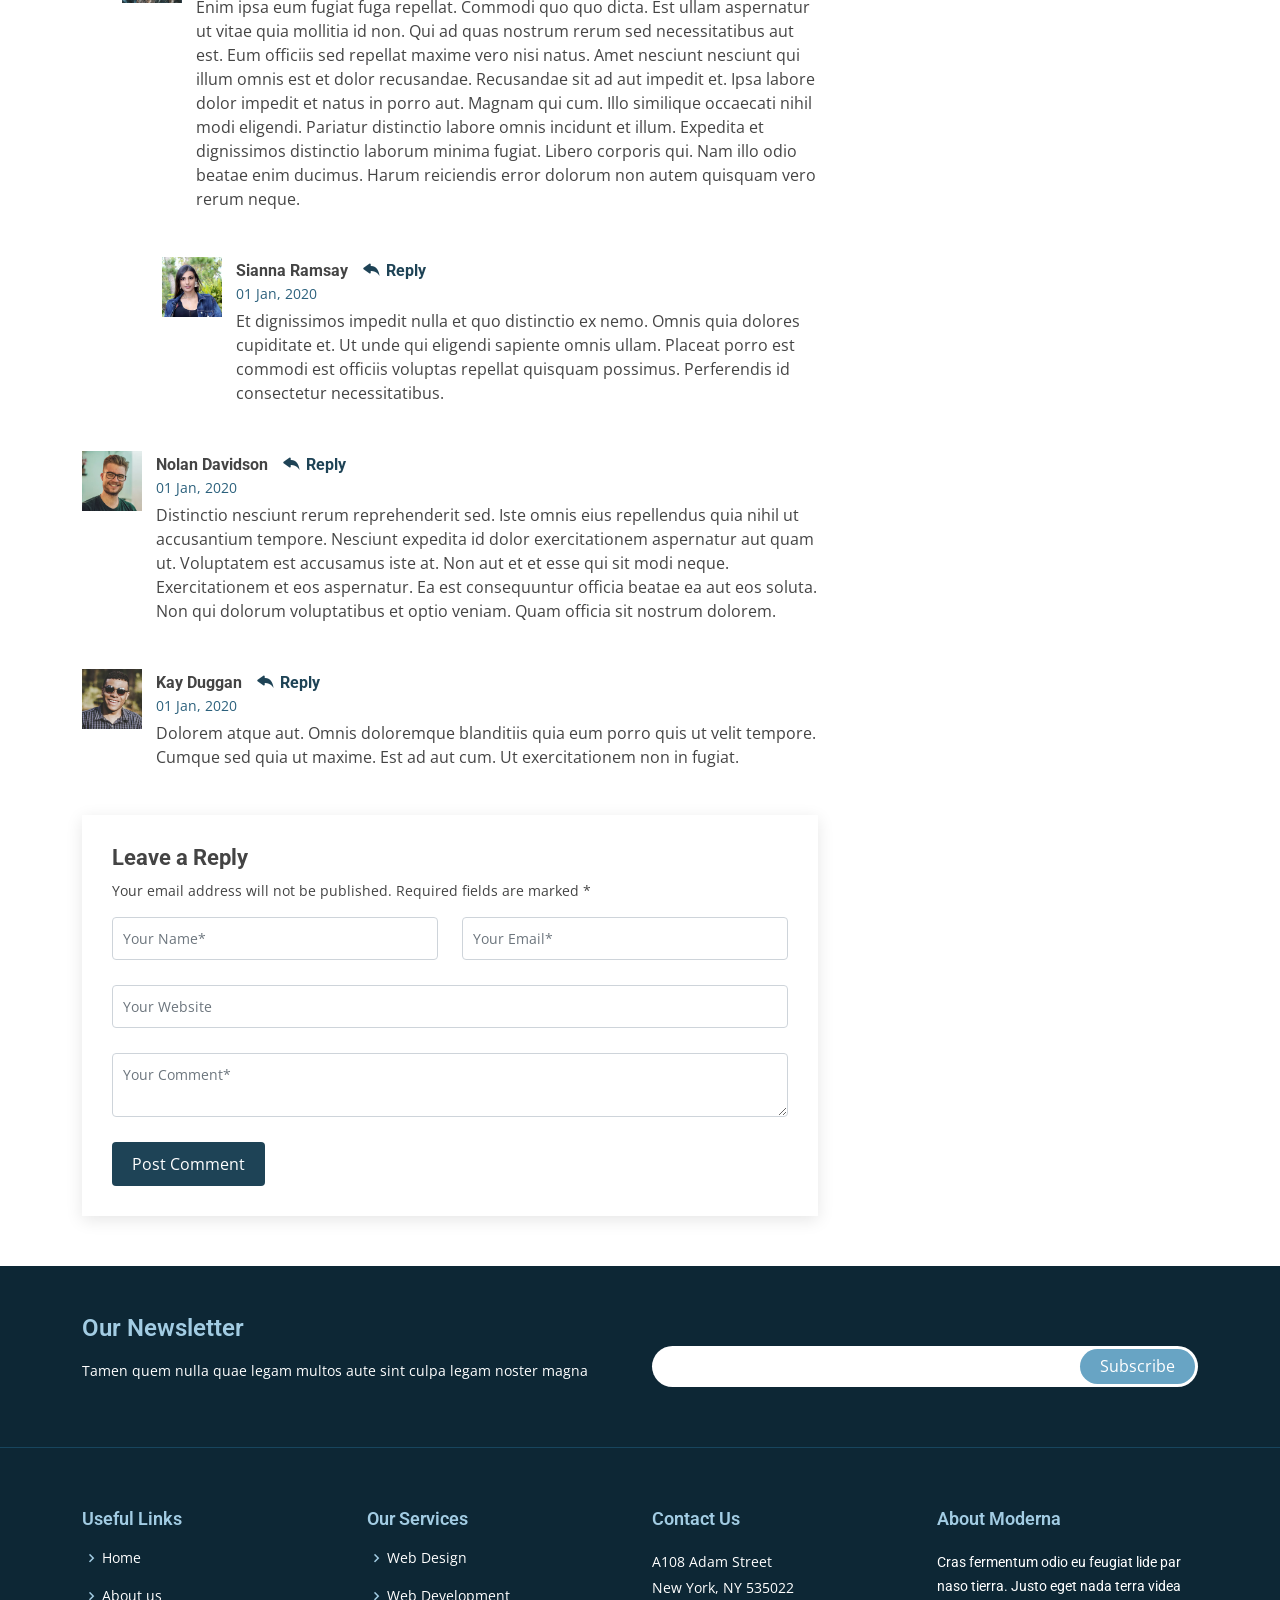
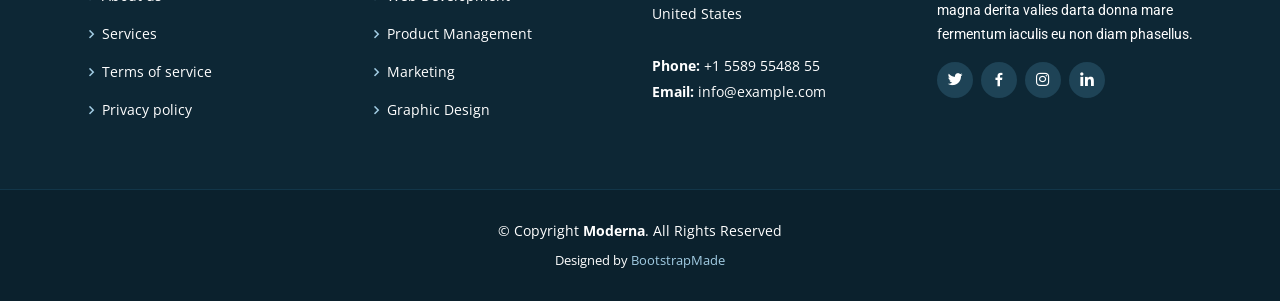
<file: blog-single.html>
<!DOCTYPE html>
<html lang="en">

<head>
  <meta charset="utf-8">
  <meta content="width=device-width, initial-scale=1.0" name="viewport">

  <title>Blog Single - Moderna Bootstrap Template</title>
  <meta content="" name="description">
  <meta content="" name="keywords">

  <!-- Favicons -->
  <link href="assets/img/favicon.png" rel="icon">
  <link href="assets/img/apple-touch-icon.png" rel="apple-touch-icon">

  <!-- Google Fonts -->
  <link href="https://fonts.googleapis.com/css?family=Open+Sans:300,300i,400,400i,600,600i,700,700i|Roboto:300,300i,400,400i,500,500i,700,700i&display=swap" rel="stylesheet">

  <!-- Vendor CSS Files -->
  <link href="assets/vendor/animate.css/animate.min.css" rel="stylesheet">
  <link href="assets/vendor/aos/aos.css" rel="stylesheet">
  <link href="assets/vendor/bootstrap/css/bootstrap.min.css" rel="stylesheet">
  <link href="assets/vendor/bootstrap-icons/bootstrap-icons.css" rel="stylesheet">
  <link href="assets/vendor/boxicons/css/boxicons.min.css" rel="stylesheet">
  <link href="assets/vendor/glightbox/css/glightbox.min.css" rel="stylesheet">
  <link href="assets/vendor/swiper/swiper-bundle.min.css" rel="stylesheet">

  <!-- Template Main CSS File -->
  <link href="assets/css/style.css" rel="stylesheet">

  <!-- =======================================================
  * Template Name: Moderna - v4.8.0
  * Template URL: https://bootstrapmade.com/free-bootstrap-template-corporate-moderna/
  * Author: BootstrapMade.com
  * License: https://bootstrapmade.com/license/
  ======================================================== -->
</head>

<body>

  <!-- ======= Header ======= -->
  <header id="header" class="fixed-top d-flex align-items-center ">
    <div class="container d-flex justify-content-between align-items-center">

      <div class="logo">
        <h1 class="text-light"><a href="index.html"><span>Moderna</span></a></h1>
        <!-- Uncomment below if you prefer to use an image logo -->
        <!-- <a href="index.html"><img src="assets/img/logo.png" alt="" class="img-fluid"></a>-->
      </div>

      <nav id="navbar" class="navbar">
        <ul>
          <li><a class="" href="index.html">Home</a></li>
          <li><a href="about.html">About</a></li>
          <li><a href="services.html">Services</a></li>
          <li><a href="portfolio.html">Portfolio</a></li>
          <li><a href="team.html">Team</a></li>
          <li><a class="active" href="blog.html">Blog</a></li>
          <li class="dropdown"><a href="#"><span>Drop Down</span> <i class="bi bi-chevron-down"></i></a>
            <ul>
              <li><a href="#">Drop Down 1</a></li>
              <li class="dropdown"><a href="#"><span>Deep Drop Down</span> <i class="bi bi-chevron-right"></i></a>
                <ul>
                  <li><a href="#">Deep Drop Down 1</a></li>
                  <li><a href="#">Deep Drop Down 2</a></li>
                  <li><a href="#">Deep Drop Down 3</a></li>
                  <li><a href="#">Deep Drop Down 4</a></li>
                  <li><a href="#">Deep Drop Down 5</a></li>
                </ul>
              </li>
              <li><a href="#">Drop Down 2</a></li>
              <li><a href="#">Drop Down 3</a></li>
              <li><a href="#">Drop Down 4</a></li>
            </ul>
          </li>
          <li><a href="contact.html">Contact Us</a></li>
        </ul>
        <i class="bi bi-list mobile-nav-toggle"></i>
      </nav><!-- .navbar -->

    </div>
  </header><!-- End Header -->

  <main id="main">

    <!-- ======= Blog Section ======= -->
    <section class="breadcrumbs">
      <div class="container">

        <div class="d-flex justify-content-between align-items-center">
          <h2>Blog</h2>

          <ol>
            <li><a href="index.html">Home</a></li>
            <li><a href="blog.html">Blog</a></li>
            <li>Dolorum optio tempore voluptas dignissimos cumque fuga qui quibusdam quia reiciendis</li>
          </ol>
        </div>

      </div>
    </section><!-- End Blog Section -->

    <!-- ======= Blog Single Section ======= -->
    <section id="blog" class="blog">
      <div class="container" data-aos="fade-up">

        <div class="row">

          <div class="col-lg-8 entries">

            <article class="entry entry-single">

              <div class="entry-img">
                <img src="assets/img/blog/blog-1.jpg" alt="" class="img-fluid">
              </div>

              <h2 class="entry-title">
                <a href="blog-single.html">Dolorum optio tempore voluptas dignissimos cumque fuga qui quibusdam quia</a>
              </h2>

              <div class="entry-meta">
                <ul>
                  <li class="d-flex align-items-center"><i class="bi bi-person"></i> <a href="blog-single.html">John Doe</a></li>
                  <li class="d-flex align-items-center"><i class="bi bi-clock"></i> <a href="blog-single.html"><time datetime="2020-01-01">Jan 1, 2020</time></a></li>
                  <li class="d-flex align-items-center"><i class="bi bi-chat-dots"></i> <a href="blog-single.html">12 Comments</a></li>
                </ul>
              </div>

              <div class="entry-content">
                <p>
                  Similique neque nam consequuntur ad non maxime aliquam quas. Quibusdam animi praesentium. Aliquam et laboriosam eius aut nostrum quidem aliquid dicta.
                  Et eveniet enim. Qui velit est ea dolorem doloremque deleniti aperiam unde soluta. Est cum et quod quos aut ut et sit sunt. Voluptate porro consequatur assumenda perferendis dolore.
                </p>

                <p>
                  Sit repellat hic cupiditate hic ut nemo. Quis nihil sunt non reiciendis. Sequi in accusamus harum vel aspernatur. Excepturi numquam nihil cumque odio. Et voluptate cupiditate.
                </p>

                <blockquote>
                  <p>
                    Et vero doloremque tempore voluptatem ratione vel aut. Deleniti sunt animi aut. Aut eos aliquam doloribus minus autem quos.
                  </p>
                </blockquote>

                <p>
                  Sed quo laboriosam qui architecto. Occaecati repellendus omnis dicta inventore tempore provident voluptas mollitia aliquid. Id repellendus quia. Asperiores nihil magni dicta est suscipit perspiciatis. Voluptate ex rerum assumenda dolores nihil quaerat.
                  Dolor porro tempora et quibusdam voluptas. Beatae aut at ad qui tempore corrupti velit quisquam rerum. Omnis dolorum exercitationem harum qui qui blanditiis neque.
                  Iusto autem itaque. Repudiandae hic quae aspernatur ea neque qui. Architecto voluptatem magni. Vel magnam quod et tempora deleniti error rerum nihil tempora.
                </p>

                <h3>Et quae iure vel ut odit alias.</h3>
                <p>
                  Officiis animi maxime nulla quo et harum eum quis a. Sit hic in qui quos fugit ut rerum atque. Optio provident dolores atque voluptatem rem excepturi molestiae qui. Voluptatem laborum omnis ullam quibusdam perspiciatis nulla nostrum. Voluptatum est libero eum nesciunt aliquid qui.
                  Quia et suscipit non sequi. Maxime sed odit. Beatae nesciunt nesciunt accusamus quia aut ratione aspernatur dolor. Sint harum eveniet dicta exercitationem minima. Exercitationem omnis asperiores natus aperiam dolor consequatur id ex sed. Quibusdam rerum dolores sint consequatur quidem ea.
                  Beatae minima sunt libero soluta sapiente in rem assumenda. Et qui odit voluptatem. Cum quibusdam voluptatem voluptatem accusamus mollitia aut atque aut.
                </p>
                <img src="assets/img/blog/blog-inside-post.jpg" class="img-fluid" alt="">

                <h3>Ut repellat blanditiis est dolore sunt dolorum quae.</h3>
                <p>
                  Rerum ea est assumenda pariatur quasi et quam. Facilis nam porro amet nostrum. In assumenda quia quae a id praesentium. Quos deleniti libero sed occaecati aut porro autem. Consectetur sed excepturi sint non placeat quia repellat incidunt labore. Autem facilis hic dolorum dolores vel.
                  Consectetur quasi id et optio praesentium aut asperiores eaque aut. Explicabo omnis quibusdam esse. Ex libero illum iusto totam et ut aut blanditiis. Veritatis numquam ut illum ut a quam vitae.
                </p>
                <p>
                  Alias quia non aliquid. Eos et ea velit. Voluptatem maxime enim omnis ipsa voluptas incidunt. Nulla sit eaque mollitia nisi asperiores est veniam.
                </p>

              </div>

              <div class="entry-footer">
                <i class="bi bi-folder"></i>
                <ul class="cats">
                  <li><a href="#">Business</a></li>
                </ul>

                <i class="bi bi-tags"></i>
                <ul class="tags">
                  <li><a href="#">Creative</a></li>
                  <li><a href="#">Tips</a></li>
                  <li><a href="#">Marketing</a></li>
                </ul>
              </div>

            </article><!-- End blog entry -->

            <div class="blog-author d-flex align-items-center">
              <img src="assets/img/blog/blog-author.jpg" class="rounded-circle float-left" alt="">
              <div>
                <h4>Jane Smith</h4>
                <div class="social-links">
                  <a href="https://twitters.com/#"><i class="bi bi-twitter"></i></a>
                  <a href="https://facebook.com/#"><i class="bi bi-facebook"></i></a>
                  <a href="https://instagram.com/#"><i class="biu bi-instagram"></i></a>
                </div>
                <p>
                  Itaque quidem optio quia voluptatibus dolorem dolor. Modi eum sed possimus accusantium. Quas repellat voluptatem officia numquam sint aspernatur voluptas. Esse et accusantium ut unde voluptas.
                </p>
              </div>
            </div><!-- End blog author bio -->

            <div class="blog-comments">

              <h4 class="comments-count">8 Comments</h4>

              <div id="comment-1" class="comment">
                <div class="d-flex">
                  <div class="comment-img"><img src="assets/img/blog/comments-1.jpg" alt=""></div>
                  <div>
                    <h5><a href="">Georgia Reader</a> <a href="#" class="reply"><i class="bi bi-reply-fill"></i> Reply</a></h5>
                    <time datetime="2020-01-01">01 Jan, 2020</time>
                    <p>
                      Et rerum totam nisi. Molestiae vel quam dolorum vel voluptatem et et. Est ad aut sapiente quis molestiae est qui cum soluta.
                      Vero aut rerum vel. Rerum quos laboriosam placeat ex qui. Sint qui facilis et.
                    </p>
                  </div>
                </div>
              </div><!-- End comment #1 -->

              <div id="comment-2" class="comment">
                <div class="d-flex">
                  <div class="comment-img"><img src="assets/img/blog/comments-2.jpg" alt=""></div>
                  <div>
                    <h5><a href="">Aron Alvarado</a> <a href="#" class="reply"><i class="bi bi-reply-fill"></i> Reply</a></h5>
                    <time datetime="2020-01-01">01 Jan, 2020</time>
                    <p>
                      Ipsam tempora sequi voluptatem quis sapiente non. Autem itaque eveniet saepe. Officiis illo ut beatae.
                    </p>
                  </div>
                </div>

                <div id="comment-reply-1" class="comment comment-reply">
                  <div class="d-flex">
                    <div class="comment-img"><img src="assets/img/blog/comments-3.jpg" alt=""></div>
                    <div>
                      <h5><a href="">Lynda Small</a> <a href="#" class="reply"><i class="bi bi-reply-fill"></i> Reply</a></h5>
                      <time datetime="2020-01-01">01 Jan, 2020</time>
                      <p>
                        Enim ipsa eum fugiat fuga repellat. Commodi quo quo dicta. Est ullam aspernatur ut vitae quia mollitia id non. Qui ad quas nostrum rerum sed necessitatibus aut est. Eum officiis sed repellat maxime vero nisi natus. Amet nesciunt nesciunt qui illum omnis est et dolor recusandae.

                        Recusandae sit ad aut impedit et. Ipsa labore dolor impedit et natus in porro aut. Magnam qui cum. Illo similique occaecati nihil modi eligendi. Pariatur distinctio labore omnis incidunt et illum. Expedita et dignissimos distinctio laborum minima fugiat.

                        Libero corporis qui. Nam illo odio beatae enim ducimus. Harum reiciendis error dolorum non autem quisquam vero rerum neque.
                      </p>
                    </div>
                  </div>

                  <div id="comment-reply-2" class="comment comment-reply">
                    <div class="d-flex">
                      <div class="comment-img"><img src="assets/img/blog/comments-4.jpg" alt=""></div>
                      <div>
                        <h5><a href="">Sianna Ramsay</a> <a href="#" class="reply"><i class="bi bi-reply-fill"></i> Reply</a></h5>
                        <time datetime="2020-01-01">01 Jan, 2020</time>
                        <p>
                          Et dignissimos impedit nulla et quo distinctio ex nemo. Omnis quia dolores cupiditate et. Ut unde qui eligendi sapiente omnis ullam. Placeat porro est commodi est officiis voluptas repellat quisquam possimus. Perferendis id consectetur necessitatibus.
                        </p>
                      </div>
                    </div>

                  </div><!-- End comment reply #2-->

                </div><!-- End comment reply #1-->

              </div><!-- End comment #2-->

              <div id="comment-3" class="comment">
                <div class="d-flex">
                  <div class="comment-img"><img src="assets/img/blog/comments-5.jpg" alt=""></div>
                  <div>
                    <h5><a href="">Nolan Davidson</a> <a href="#" class="reply"><i class="bi bi-reply-fill"></i> Reply</a></h5>
                    <time datetime="2020-01-01">01 Jan, 2020</time>
                    <p>
                      Distinctio nesciunt rerum reprehenderit sed. Iste omnis eius repellendus quia nihil ut accusantium tempore. Nesciunt expedita id dolor exercitationem aspernatur aut quam ut. Voluptatem est accusamus iste at.
                      Non aut et et esse qui sit modi neque. Exercitationem et eos aspernatur. Ea est consequuntur officia beatae ea aut eos soluta. Non qui dolorum voluptatibus et optio veniam. Quam officia sit nostrum dolorem.
                    </p>
                  </div>
                </div>

              </div><!-- End comment #3 -->

              <div id="comment-4" class="comment">
                <div class="d-flex">
                  <div class="comment-img"><img src="assets/img/blog/comments-6.jpg" alt=""></div>
                  <div>
                    <h5><a href="">Kay Duggan</a> <a href="#" class="reply"><i class="bi bi-reply-fill"></i> Reply</a></h5>
                    <time datetime="2020-01-01">01 Jan, 2020</time>
                    <p>
                      Dolorem atque aut. Omnis doloremque blanditiis quia eum porro quis ut velit tempore. Cumque sed quia ut maxime. Est ad aut cum. Ut exercitationem non in fugiat.
                    </p>
                  </div>
                </div>

              </div><!-- End comment #4 -->

              <div class="reply-form">
                <h4>Leave a Reply</h4>
                <p>Your email address will not be published. Required fields are marked * </p>
                <form action="">
                  <div class="row">
                    <div class="col-md-6 form-group">
                      <input name="name" type="text" class="form-control" placeholder="Your Name*">
                    </div>
                    <div class="col-md-6 form-group">
                      <input name="email" type="text" class="form-control" placeholder="Your Email*">
                    </div>
                  </div>
                  <div class="row">
                    <div class="col form-group">
                      <input name="website" type="text" class="form-control" placeholder="Your Website">
                    </div>
                  </div>
                  <div class="row">
                    <div class="col form-group">
                      <textarea name="comment" class="form-control" placeholder="Your Comment*"></textarea>
                    </div>
                  </div>
                  <button type="submit" class="btn btn-primary">Post Comment</button>

                </form>

              </div>

            </div><!-- End blog comments -->

          </div><!-- End blog entries list -->

          <div class="col-lg-4">

            <div class="sidebar">

              <h3 class="sidebar-title">Search</h3>
              <div class="sidebar-item search-form">
                <form action="">
                  <input type="text">
                  <button type="submit"><i class="bi bi-search"></i></button>
                </form>
              </div><!-- End sidebar search formn-->

              <h3 class="sidebar-title">Categories</h3>
              <div class="sidebar-item categories">
                <ul>
                  <li><a href="#">General <span>(25)</span></a></li>
                  <li><a href="#">Lifestyle <span>(12)</span></a></li>
                  <li><a href="#">Travel <span>(5)</span></a></li>
                  <li><a href="#">Design <span>(22)</span></a></li>
                  <li><a href="#">Creative <span>(8)</span></a></li>
                  <li><a href="#">Educaion <span>(14)</span></a></li>
                </ul>
              </div><!-- End sidebar categories-->

              <h3 class="sidebar-title">Recent Posts</h3>
              <div class="sidebar-item recent-posts">
                <div class="post-item clearfix">
                  <img src="assets/img/blog/blog-recent-1.jpg" alt="">
                  <h4><a href="blog-single.html">Nihil blanditiis at in nihil autem</a></h4>
                  <time datetime="2020-01-01">Jan 1, 2020</time>
                </div>

                <div class="post-item clearfix">
                  <img src="assets/img/blog/blog-recent-2.jpg" alt="">
                  <h4><a href="blog-single.html">Quidem autem et impedit</a></h4>
                  <time datetime="2020-01-01">Jan 1, 2020</time>
                </div>

                <div class="post-item clearfix">
                  <img src="assets/img/blog/blog-recent-3.jpg" alt="">
                  <h4><a href="blog-single.html">Id quia et et ut maxime similique occaecati ut</a></h4>
                  <time datetime="2020-01-01">Jan 1, 2020</time>
                </div>

                <div class="post-item clearfix">
                  <img src="assets/img/blog/blog-recent-4.jpg" alt="">
                  <h4><a href="blog-single.html">Laborum corporis quo dara net para</a></h4>
                  <time datetime="2020-01-01">Jan 1, 2020</time>
                </div>

                <div class="post-item clearfix">
                  <img src="assets/img/blog/blog-recent-5.jpg" alt="">
                  <h4><a href="blog-single.html">Et dolores corrupti quae illo quod dolor</a></h4>
                  <time datetime="2020-01-01">Jan 1, 2020</time>
                </div>

              </div><!-- End sidebar recent posts-->

              <h3 class="sidebar-title">Tags</h3>
              <div class="sidebar-item tags">
                <ul>
                  <li><a href="#">App</a></li>
                  <li><a href="#">IT</a></li>
                  <li><a href="#">Business</a></li>
                  <li><a href="#">Mac</a></li>
                  <li><a href="#">Design</a></li>
                  <li><a href="#">Office</a></li>
                  <li><a href="#">Creative</a></li>
                  <li><a href="#">Studio</a></li>
                  <li><a href="#">Smart</a></li>
                  <li><a href="#">Tips</a></li>
                  <li><a href="#">Marketing</a></li>
                </ul>
              </div><!-- End sidebar tags-->

            </div><!-- End sidebar -->

          </div><!-- End blog sidebar -->

        </div>

      </div>
    </section><!-- End Blog Single Section -->

  </main><!-- End #main -->

  <!-- ======= Footer ======= -->
  <footer id="footer" data-aos="fade-up" data-aos-easing="ease-in-out" data-aos-duration="500">

    <div class="footer-newsletter">
      <div class="container">
        <div class="row">
          <div class="col-lg-6">
            <h4>Our Newsletter</h4>
            <p>Tamen quem nulla quae legam multos aute sint culpa legam noster magna</p>
          </div>
          <div class="col-lg-6">
            <form action="" method="post">
              <input type="email" name="email"><input type="submit" value="Subscribe">
            </form>
          </div>
        </div>
      </div>
    </div>

    <div class="footer-top">
      <div class="container">
        <div class="row">

          <div class="col-lg-3 col-md-6 footer-links">
            <h4>Useful Links</h4>
            <ul>
              <li><i class="bx bx-chevron-right"></i> <a href="#">Home</a></li>
              <li><i class="bx bx-chevron-right"></i> <a href="#">About us</a></li>
              <li><i class="bx bx-chevron-right"></i> <a href="#">Services</a></li>
              <li><i class="bx bx-chevron-right"></i> <a href="#">Terms of service</a></li>
              <li><i class="bx bx-chevron-right"></i> <a href="#">Privacy policy</a></li>
            </ul>
          </div>

          <div class="col-lg-3 col-md-6 footer-links">
            <h4>Our Services</h4>
            <ul>
              <li><i class="bx bx-chevron-right"></i> <a href="#">Web Design</a></li>
              <li><i class="bx bx-chevron-right"></i> <a href="#">Web Development</a></li>
              <li><i class="bx bx-chevron-right"></i> <a href="#">Product Management</a></li>
              <li><i class="bx bx-chevron-right"></i> <a href="#">Marketing</a></li>
              <li><i class="bx bx-chevron-right"></i> <a href="#">Graphic Design</a></li>
            </ul>
          </div>

          <div class="col-lg-3 col-md-6 footer-contact">
            <h4>Contact Us</h4>
            <p>
              A108 Adam Street <br>
              New York, NY 535022<br>
              United States <br><br>
              <strong>Phone:</strong> +1 5589 55488 55<br>
              <strong>Email:</strong> info@example.com<br>
            </p>

          </div>

          <div class="col-lg-3 col-md-6 footer-info">
            <h3>About Moderna</h3>
            <p>Cras fermentum odio eu feugiat lide par naso tierra. Justo eget nada terra videa magna derita valies darta donna mare fermentum iaculis eu non diam phasellus.</p>
            <div class="social-links mt-3">
              <a href="#" class="twitter"><i class="bx bxl-twitter"></i></a>
              <a href="#" class="facebook"><i class="bx bxl-facebook"></i></a>
              <a href="#" class="instagram"><i class="bx bxl-instagram"></i></a>
              <a href="#" class="linkedin"><i class="bx bxl-linkedin"></i></a>
            </div>
          </div>

        </div>
      </div>
    </div>

    <div class="container">
      <div class="copyright">
        &copy; Copyright <strong><span>Moderna</span></strong>. All Rights Reserved
      </div>
      <div class="credits">
        <!-- All the links in the footer should remain intact. -->
        <!-- You can delete the links only if you purchased the pro version. -->
        <!-- Licensing information: https://bootstrapmade.com/license/ -->
        <!-- Purchase the pro version with working PHP/AJAX contact form: https://bootstrapmade.com/free-bootstrap-template-corporate-moderna/ -->
        Designed by <a href="https://bootstrapmade.com/">BootstrapMade</a>
      </div>
    </div>
  </footer><!-- End Footer -->

  <a href="#" class="back-to-top d-flex align-items-center justify-content-center"><i class="bi bi-arrow-up-short"></i></a>

  <!-- Vendor JS Files -->
  <script src="assets/vendor/purecounter/purecounter.js"></script>
  <script src="assets/vendor/aos/aos.js"></script>
  <script src="assets/vendor/bootstrap/js/bootstrap.bundle.min.js"></script>
  <script src="assets/vendor/glightbox/js/glightbox.min.js"></script>
  <script src="assets/vendor/isotope-layout/isotope.pkgd.min.js"></script>
  <script src="assets/vendor/swiper/swiper-bundle.min.js"></script>
  <script src="assets/vendor/waypoints/noframework.waypoints.js"></script>
  <script src="assets/vendor/php-email-form/validate.js"></script>

  <!-- Template Main JS File -->
  <script src="assets/js/main.js"></script>

</body>

</html>
</file>
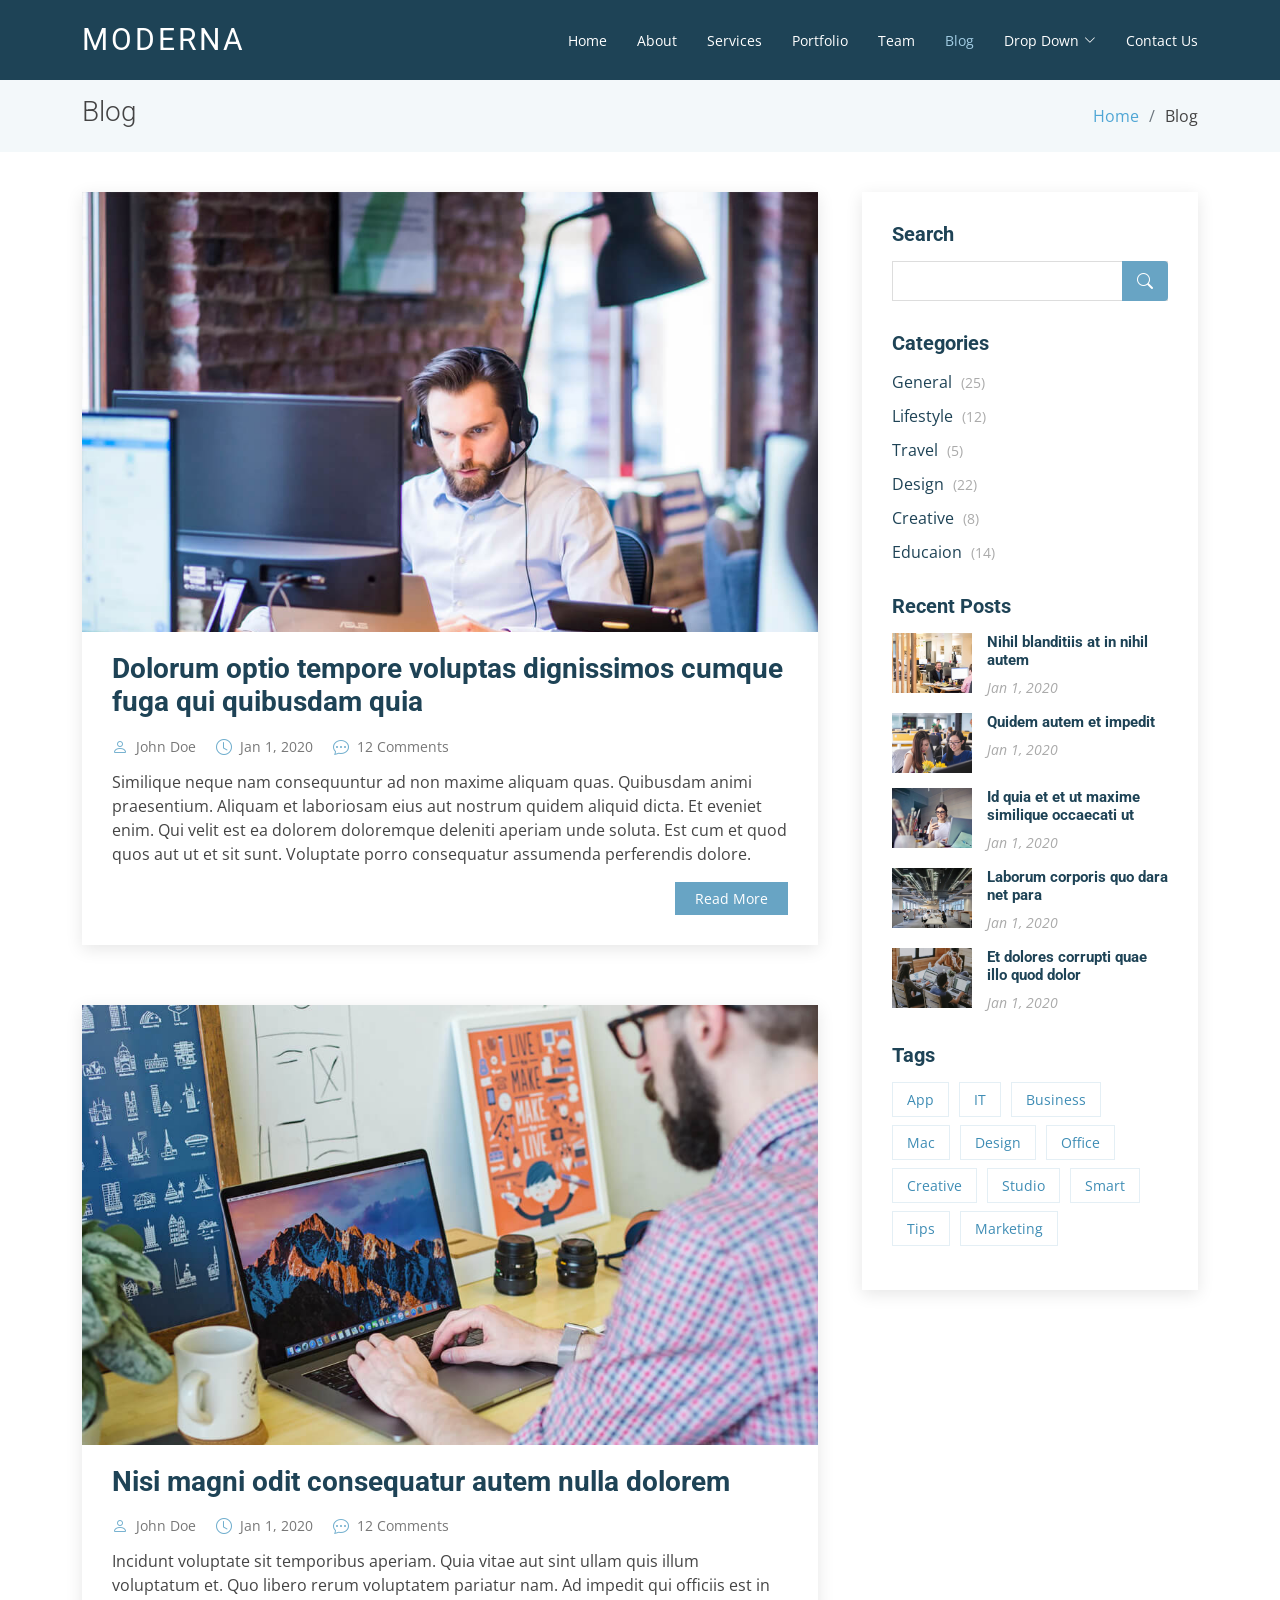
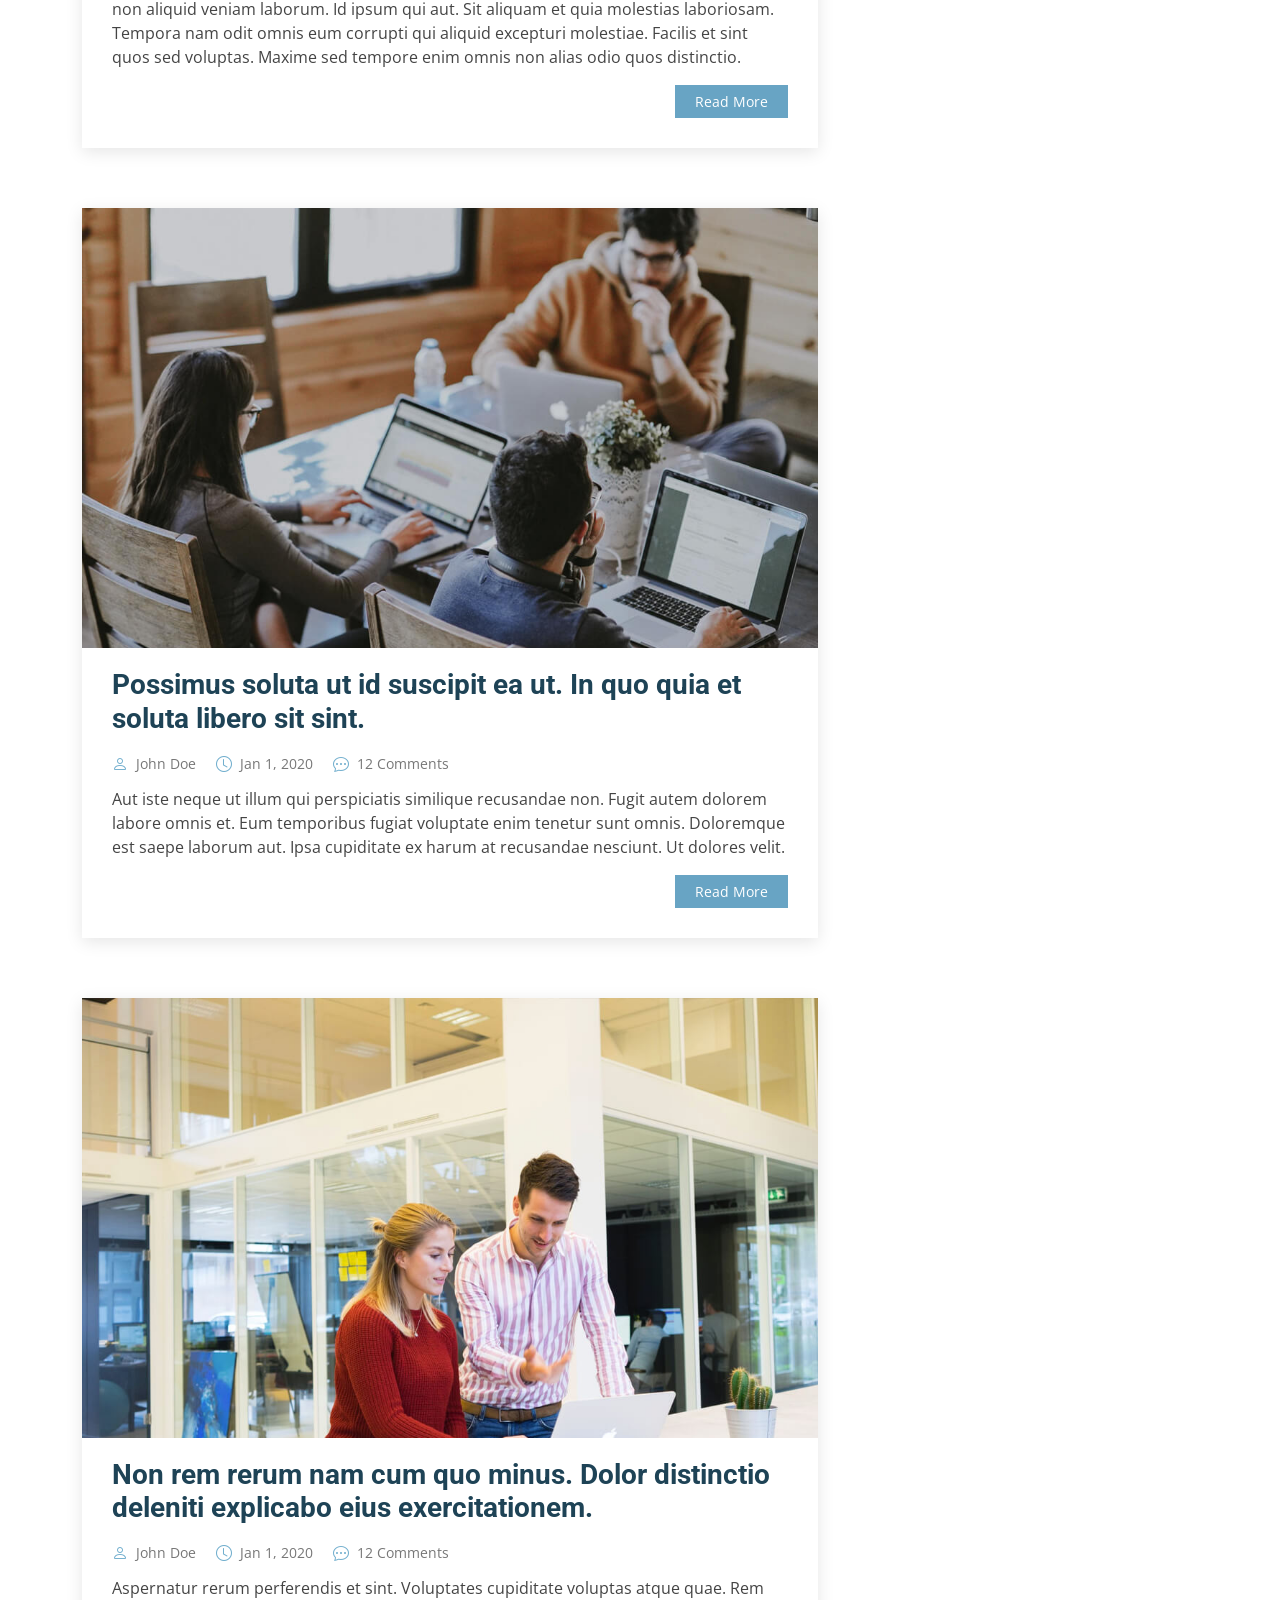
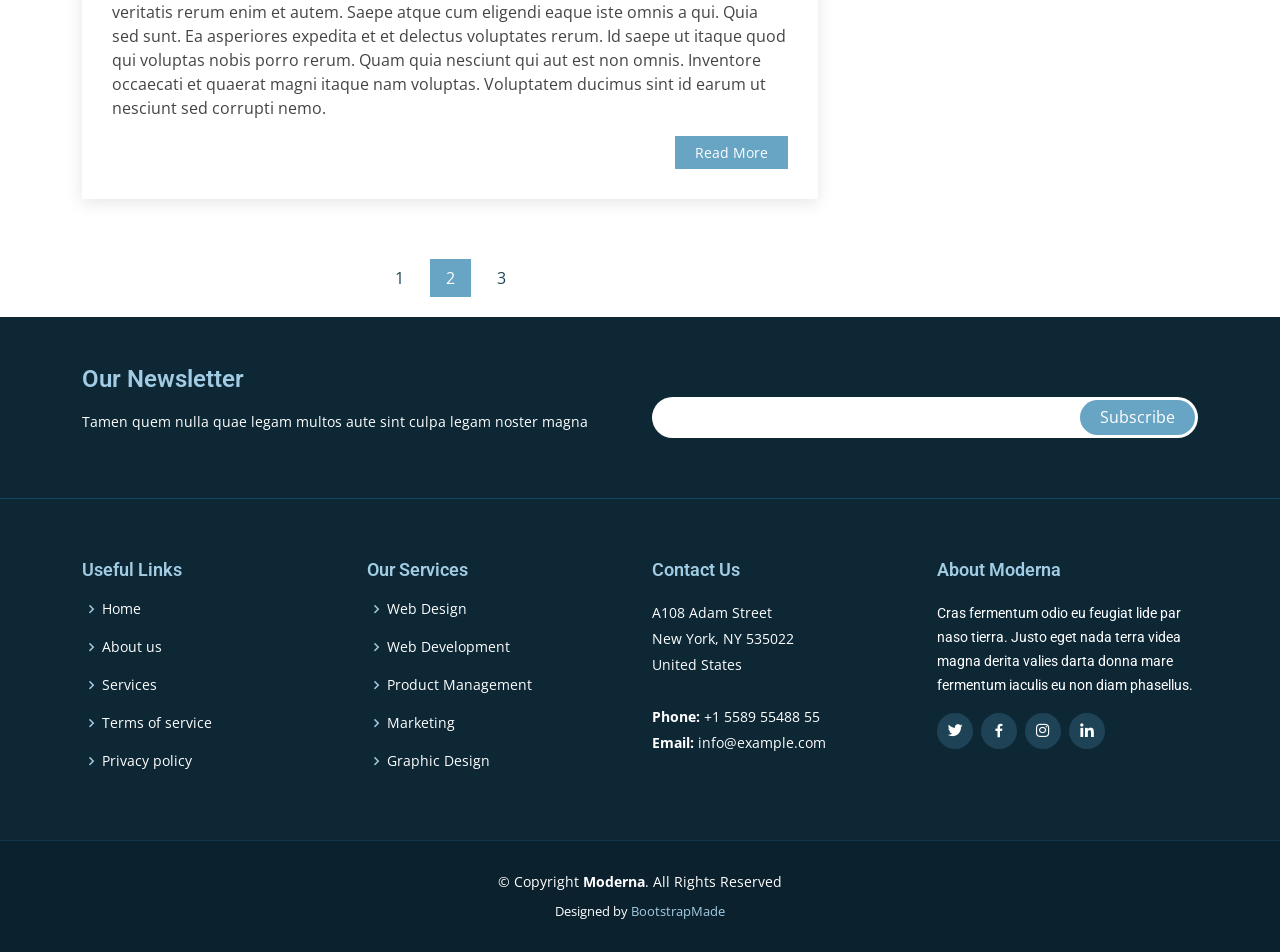
<file: blog.html>
<!DOCTYPE html>
<html lang="en">

<head>
  <meta charset="utf-8">
  <meta content="width=device-width, initial-scale=1.0" name="viewport">

  <title>Blog - Moderna Bootstrap Template</title>
  <meta content="" name="description">
  <meta content="" name="keywords">

  <!-- Favicons -->
  <link href="assets/img/favicon.png" rel="icon">
  <link href="assets/img/apple-touch-icon.png" rel="apple-touch-icon">

  <!-- Google Fonts -->
  <link href="https://fonts.googleapis.com/css?family=Open+Sans:300,300i,400,400i,600,600i,700,700i|Roboto:300,300i,400,400i,500,500i,700,700i&display=swap" rel="stylesheet">

  <!-- Vendor CSS Files -->
  <link href="assets/vendor/animate.css/animate.min.css" rel="stylesheet">
  <link href="assets/vendor/aos/aos.css" rel="stylesheet">
  <link href="assets/vendor/bootstrap/css/bootstrap.min.css" rel="stylesheet">
  <link href="assets/vendor/bootstrap-icons/bootstrap-icons.css" rel="stylesheet">
  <link href="assets/vendor/boxicons/css/boxicons.min.css" rel="stylesheet">
  <link href="assets/vendor/glightbox/css/glightbox.min.css" rel="stylesheet">
  <link href="assets/vendor/swiper/swiper-bundle.min.css" rel="stylesheet">

  <!-- Template Main CSS File -->
  <link href="assets/css/style.css" rel="stylesheet">

  <!-- =======================================================
  * Template Name: Moderna - v4.8.0
  * Template URL: https://bootstrapmade.com/free-bootstrap-template-corporate-moderna/
  * Author: BootstrapMade.com
  * License: https://bootstrapmade.com/license/
  ======================================================== -->
</head>

<body>

  <!-- ======= Header ======= -->
  <header id="header" class="fixed-top d-flex align-items-center ">
    <div class="container d-flex justify-content-between align-items-center">

      <div class="logo">
        <h1 class="text-light"><a href="index.html"><span>Moderna</span></a></h1>
        <!-- Uncomment below if you prefer to use an image logo -->
        <!-- <a href="index.html"><img src="assets/img/logo.png" alt="" class="img-fluid"></a>-->
      </div>

      <nav id="navbar" class="navbar">
        <ul>
          <li><a class="" href="index.html">Home</a></li>
          <li><a href="about.html">About</a></li>
          <li><a href="services.html">Services</a></li>
          <li><a href="portfolio.html">Portfolio</a></li>
          <li><a href="team.html">Team</a></li>
          <li><a class="active" href="blog.html">Blog</a></li>
          <li class="dropdown"><a href="#"><span>Drop Down</span> <i class="bi bi-chevron-down"></i></a>
            <ul>
              <li><a href="#">Drop Down 1</a></li>
              <li class="dropdown"><a href="#"><span>Deep Drop Down</span> <i class="bi bi-chevron-right"></i></a>
                <ul>
                  <li><a href="#">Deep Drop Down 1</a></li>
                  <li><a href="#">Deep Drop Down 2</a></li>
                  <li><a href="#">Deep Drop Down 3</a></li>
                  <li><a href="#">Deep Drop Down 4</a></li>
                  <li><a href="#">Deep Drop Down 5</a></li>
                </ul>
              </li>
              <li><a href="#">Drop Down 2</a></li>
              <li><a href="#">Drop Down 3</a></li>
              <li><a href="#">Drop Down 4</a></li>
            </ul>
          </li>
          <li><a href="contact.html">Contact Us</a></li>
        </ul>
        <i class="bi bi-list mobile-nav-toggle"></i>
      </nav><!-- .navbar -->

    </div>
  </header><!-- End Header -->

  <main id="main">

    <!-- ======= Blog Section ======= -->
    <section class="breadcrumbs">
      <div class="container">

        <div class="d-flex justify-content-between align-items-center">
          <h2>Blog</h2>

          <ol>
            <li><a href="index.html">Home</a></li>
            <li>Blog</li>
          </ol>
        </div>

      </div>
    </section><!-- End Blog Section -->

    <!-- ======= Blog Section ======= -->
    <section id="blog" class="blog">
      <div class="container" data-aos="fade-up">

        <div class="row">

          <div class="col-lg-8 entries">

            <article class="entry">

              <div class="entry-img">
                <img src="assets/img/blog/blog-1.jpg" alt="" class="img-fluid">
              </div>

              <h2 class="entry-title">
                <a href="blog-single.html">Dolorum optio tempore voluptas dignissimos cumque fuga qui quibusdam quia</a>
              </h2>

              <div class="entry-meta">
                <ul>
                  <li class="d-flex align-items-center"><i class="bi bi-person"></i> <a href="blog-single.html">John Doe</a></li>
                  <li class="d-flex align-items-center"><i class="bi bi-clock"></i> <a href="blog-single.html"><time datetime="2020-01-01">Jan 1, 2020</time></a></li>
                  <li class="d-flex align-items-center"><i class="bi bi-chat-dots"></i> <a href="blog-single.html">12 Comments</a></li>
                </ul>
              </div>

              <div class="entry-content">
                <p>
                  Similique neque nam consequuntur ad non maxime aliquam quas. Quibusdam animi praesentium. Aliquam et laboriosam eius aut nostrum quidem aliquid dicta.
                  Et eveniet enim. Qui velit est ea dolorem doloremque deleniti aperiam unde soluta. Est cum et quod quos aut ut et sit sunt. Voluptate porro consequatur assumenda perferendis dolore.
                </p>
                <div class="read-more">
                  <a href="blog-single.html">Read More</a>
                </div>
              </div>

            </article><!-- End blog entry -->

            <article class="entry">

              <div class="entry-img">
                <img src="assets/img/blog/blog-2.jpg" alt="" class="img-fluid">
              </div>

              <h2 class="entry-title">
                <a href="blog-single.html">Nisi magni odit consequatur autem nulla dolorem</a>
              </h2>

              <div class="entry-meta">
                <ul>
                  <li class="d-flex align-items-center"><i class="bi bi-person"></i> <a href="blog-single.html">John Doe</a></li>
                  <li class="d-flex align-items-center"><i class="bi bi-clock"></i> <a href="blog-single.html"><time datetime="2020-01-01">Jan 1, 2020</time></a></li>
                  <li class="d-flex align-items-center"><i class="bi bi-chat-dots"></i> <a href="blog-single.html">12 Comments</a></li>
                </ul>
              </div>

              <div class="entry-content">
                <p>
                  Incidunt voluptate sit temporibus aperiam. Quia vitae aut sint ullam quis illum voluptatum et. Quo libero rerum voluptatem pariatur nam.
                  Ad impedit qui officiis est in non aliquid veniam laborum. Id ipsum qui aut. Sit aliquam et quia molestias laboriosam. Tempora nam odit omnis eum corrupti qui aliquid excepturi molestiae. Facilis et sint quos sed voluptas. Maxime sed tempore enim omnis non alias odio quos distinctio.
                </p>
                <div class="read-more">
                  <a href="blog-single.html">Read More</a>
                </div>
              </div>

            </article><!-- End blog entry -->

            <article class="entry">

              <div class="entry-img">
                <img src="assets/img/blog/blog-3.jpg" alt="" class="img-fluid">
              </div>

              <h2 class="entry-title">
                <a href="blog-single.html">Possimus soluta ut id suscipit ea ut. In quo quia et soluta libero sit sint.</a>
              </h2>

              <div class="entry-meta">
                <ul>
                  <li class="d-flex align-items-center"><i class="bi bi-person"></i> <a href="blog-single.html">John Doe</a></li>
                  <li class="d-flex align-items-center"><i class="bi bi-clock"></i> <a href="blog-single.html"><time datetime="2020-01-01">Jan 1, 2020</time></a></li>
                  <li class="d-flex align-items-center"><i class="bi bi-chat-dots"></i> <a href="blog-single.html">12 Comments</a></li>
                </ul>
              </div>

              <div class="entry-content">
                <p>
                  Aut iste neque ut illum qui perspiciatis similique recusandae non. Fugit autem dolorem labore omnis et. Eum temporibus fugiat voluptate enim tenetur sunt omnis.
                  Doloremque est saepe laborum aut. Ipsa cupiditate ex harum at recusandae nesciunt. Ut dolores velit.
                </p>
                <div class="read-more">
                  <a href="blog-single.html">Read More</a>
                </div>
              </div>

            </article><!-- End blog entry -->

            <article class="entry">

              <div class="entry-img">
                <img src="assets/img/blog/blog-4.jpg" alt="" class="img-fluid">
              </div>

              <h2 class="entry-title">
                <a href="blog-single.html">Non rem rerum nam cum quo minus. Dolor distinctio deleniti explicabo eius exercitationem.</a>
              </h2>

              <div class="entry-meta">
                <ul>
                  <li class="d-flex align-items-center"><i class="bi bi-person"></i> <a href="blog-single.html">John Doe</a></li>
                  <li class="d-flex align-items-center"><i class="bi bi-clock"></i> <a href="blog-single.html"><time datetime="2020-01-01">Jan 1, 2020</time></a></li>
                  <li class="d-flex align-items-center"><i class="bi bi-chat-dots"></i> <a href="blog-single.html">12 Comments</a></li>
                </ul>
              </div>

              <div class="entry-content">
                <p>
                  Aspernatur rerum perferendis et sint. Voluptates cupiditate voluptas atque quae. Rem veritatis rerum enim et autem. Saepe atque cum eligendi eaque iste omnis a qui.
                  Quia sed sunt. Ea asperiores expedita et et delectus voluptates rerum. Id saepe ut itaque quod qui voluptas nobis porro rerum. Quam quia nesciunt qui aut est non omnis. Inventore occaecati et quaerat magni itaque nam voluptas. Voluptatem ducimus sint id earum ut nesciunt sed corrupti nemo.
                </p>
                <div class="read-more">
                  <a href="blog-single.html">Read More</a>
                </div>
              </div>

            </article><!-- End blog entry -->

            <div class="blog-pagination">
              <ul class="justify-content-center">
                <li><a href="#">1</a></li>
                <li class="active"><a href="#">2</a></li>
                <li><a href="#">3</a></li>
              </ul>
            </div>

          </div><!-- End blog entries list -->

          <div class="col-lg-4">

            <div class="sidebar">

              <h3 class="sidebar-title">Search</h3>
              <div class="sidebar-item search-form">
                <form action="">
                  <input type="text">
                  <button type="submit"><i class="bi bi-search"></i></button>
                </form>
              </div><!-- End sidebar search formn-->

              <h3 class="sidebar-title">Categories</h3>
              <div class="sidebar-item categories">
                <ul>
                  <li><a href="#">General <span>(25)</span></a></li>
                  <li><a href="#">Lifestyle <span>(12)</span></a></li>
                  <li><a href="#">Travel <span>(5)</span></a></li>
                  <li><a href="#">Design <span>(22)</span></a></li>
                  <li><a href="#">Creative <span>(8)</span></a></li>
                  <li><a href="#">Educaion <span>(14)</span></a></li>
                </ul>
              </div><!-- End sidebar categories-->

              <h3 class="sidebar-title">Recent Posts</h3>
              <div class="sidebar-item recent-posts">
                <div class="post-item clearfix">
                  <img src="assets/img/blog/blog-recent-1.jpg" alt="">
                  <h4><a href="blog-single.html">Nihil blanditiis at in nihil autem</a></h4>
                  <time datetime="2020-01-01">Jan 1, 2020</time>
                </div>

                <div class="post-item clearfix">
                  <img src="assets/img/blog/blog-recent-2.jpg" alt="">
                  <h4><a href="blog-single.html">Quidem autem et impedit</a></h4>
                  <time datetime="2020-01-01">Jan 1, 2020</time>
                </div>

                <div class="post-item clearfix">
                  <img src="assets/img/blog/blog-recent-3.jpg" alt="">
                  <h4><a href="blog-single.html">Id quia et et ut maxime similique occaecati ut</a></h4>
                  <time datetime="2020-01-01">Jan 1, 2020</time>
                </div>

                <div class="post-item clearfix">
                  <img src="assets/img/blog/blog-recent-4.jpg" alt="">
                  <h4><a href="blog-single.html">Laborum corporis quo dara net para</a></h4>
                  <time datetime="2020-01-01">Jan 1, 2020</time>
                </div>

                <div class="post-item clearfix">
                  <img src="assets/img/blog/blog-recent-5.jpg" alt="">
                  <h4><a href="blog-single.html">Et dolores corrupti quae illo quod dolor</a></h4>
                  <time datetime="2020-01-01">Jan 1, 2020</time>
                </div>

              </div><!-- End sidebar recent posts-->

              <h3 class="sidebar-title">Tags</h3>
              <div class="sidebar-item tags">
                <ul>
                  <li><a href="#">App</a></li>
                  <li><a href="#">IT</a></li>
                  <li><a href="#">Business</a></li>
                  <li><a href="#">Mac</a></li>
                  <li><a href="#">Design</a></li>
                  <li><a href="#">Office</a></li>
                  <li><a href="#">Creative</a></li>
                  <li><a href="#">Studio</a></li>
                  <li><a href="#">Smart</a></li>
                  <li><a href="#">Tips</a></li>
                  <li><a href="#">Marketing</a></li>
                </ul>
              </div><!-- End sidebar tags-->

            </div><!-- End sidebar -->

          </div><!-- End blog sidebar -->

        </div>

      </div>
    </section><!-- End Blog Section -->

  </main><!-- End #main -->

  <!-- ======= Footer ======= -->
  <footer id="footer" data-aos="fade-up" data-aos-easing="ease-in-out" data-aos-duration="500">

    <div class="footer-newsletter">
      <div class="container">
        <div class="row">
          <div class="col-lg-6">
            <h4>Our Newsletter</h4>
            <p>Tamen quem nulla quae legam multos aute sint culpa legam noster magna</p>
          </div>
          <div class="col-lg-6">
            <form action="" method="post">
              <input type="email" name="email"><input type="submit" value="Subscribe">
            </form>
          </div>
        </div>
      </div>
    </div>

    <div class="footer-top">
      <div class="container">
        <div class="row">

          <div class="col-lg-3 col-md-6 footer-links">
            <h4>Useful Links</h4>
            <ul>
              <li><i class="bx bx-chevron-right"></i> <a href="#">Home</a></li>
              <li><i class="bx bx-chevron-right"></i> <a href="#">About us</a></li>
              <li><i class="bx bx-chevron-right"></i> <a href="#">Services</a></li>
              <li><i class="bx bx-chevron-right"></i> <a href="#">Terms of service</a></li>
              <li><i class="bx bx-chevron-right"></i> <a href="#">Privacy policy</a></li>
            </ul>
          </div>

          <div class="col-lg-3 col-md-6 footer-links">
            <h4>Our Services</h4>
            <ul>
              <li><i class="bx bx-chevron-right"></i> <a href="#">Web Design</a></li>
              <li><i class="bx bx-chevron-right"></i> <a href="#">Web Development</a></li>
              <li><i class="bx bx-chevron-right"></i> <a href="#">Product Management</a></li>
              <li><i class="bx bx-chevron-right"></i> <a href="#">Marketing</a></li>
              <li><i class="bx bx-chevron-right"></i> <a href="#">Graphic Design</a></li>
            </ul>
          </div>

          <div class="col-lg-3 col-md-6 footer-contact">
            <h4>Contact Us</h4>
            <p>
              A108 Adam Street <br>
              New York, NY 535022<br>
              United States <br><br>
              <strong>Phone:</strong> +1 5589 55488 55<br>
              <strong>Email:</strong> info@example.com<br>
            </p>

          </div>

          <div class="col-lg-3 col-md-6 footer-info">
            <h3>About Moderna</h3>
            <p>Cras fermentum odio eu feugiat lide par naso tierra. Justo eget nada terra videa magna derita valies darta donna mare fermentum iaculis eu non diam phasellus.</p>
            <div class="social-links mt-3">
              <a href="#" class="twitter"><i class="bx bxl-twitter"></i></a>
              <a href="#" class="facebook"><i class="bx bxl-facebook"></i></a>
              <a href="#" class="instagram"><i class="bx bxl-instagram"></i></a>
              <a href="#" class="linkedin"><i class="bx bxl-linkedin"></i></a>
            </div>
          </div>

        </div>
      </div>
    </div>

    <div class="container">
      <div class="copyright">
        &copy; Copyright <strong><span>Moderna</span></strong>. All Rights Reserved
      </div>
      <div class="credits">
        <!-- All the links in the footer should remain intact. -->
        <!-- You can delete the links only if you purchased the pro version. -->
        <!-- Licensing information: https://bootstrapmade.com/license/ -->
        <!-- Purchase the pro version with working PHP/AJAX contact form: https://bootstrapmade.com/free-bootstrap-template-corporate-moderna/ -->
        Designed by <a href="https://bootstrapmade.com/">BootstrapMade</a>
      </div>
    </div>
  </footer><!-- End Footer -->

  <a href="#" class="back-to-top d-flex align-items-center justify-content-center"><i class="bi bi-arrow-up-short"></i></a>

  <!-- Vendor JS Files -->
  <script src="assets/vendor/purecounter/purecounter.js"></script>
  <script src="assets/vendor/aos/aos.js"></script>
  <script src="assets/vendor/bootstrap/js/bootstrap.bundle.min.js"></script>
  <script src="assets/vendor/glightbox/js/glightbox.min.js"></script>
  <script src="assets/vendor/isotope-layout/isotope.pkgd.min.js"></script>
  <script src="assets/vendor/swiper/swiper-bundle.min.js"></script>
  <script src="assets/vendor/waypoints/noframework.waypoints.js"></script>
  <script src="assets/vendor/php-email-form/validate.js"></script>

  <!-- Template Main JS File -->
  <script src="assets/js/main.js"></script>

</body>

</html>
</file>
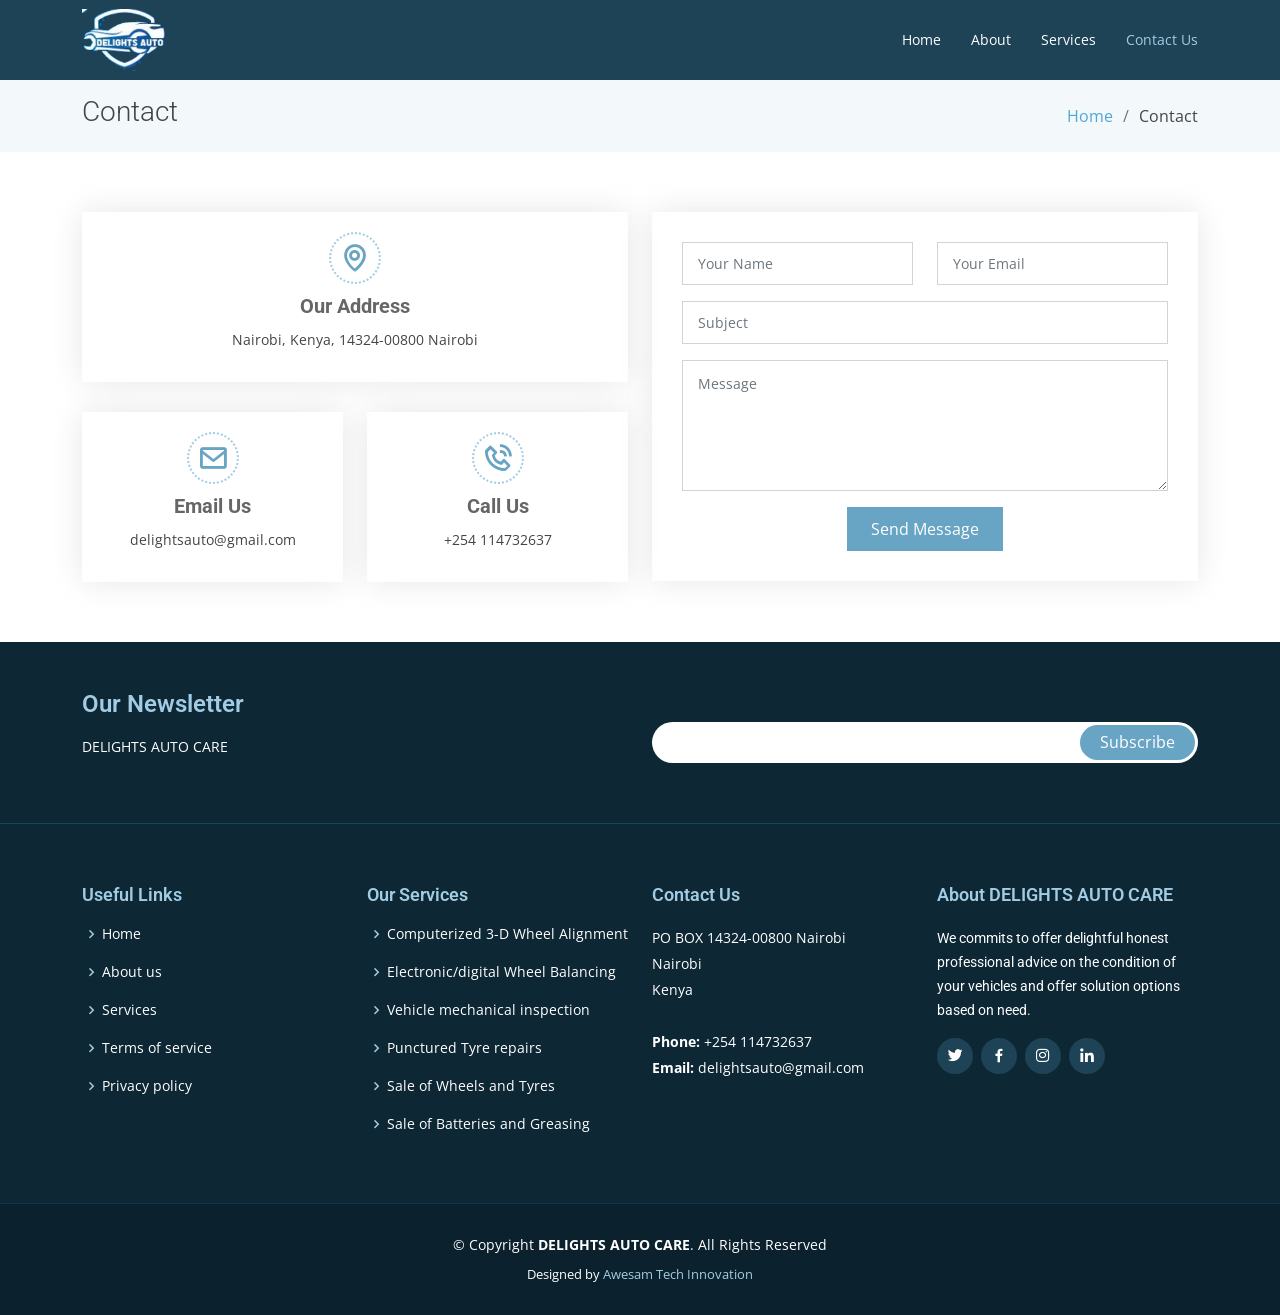
<file: contact.html>
<!DOCTYPE html>
<html lang="en">

<head>
  <meta charset="utf-8">
  <meta content="width=device-width, initial-scale=1.0" name="viewport">

  <title>Contact - Moderna Bootstrap Template</title>
  <meta content="" name="description">
  <meta content="" name="keywords">

  <!-- Favicons -->
  <link href="assets/img/favicon.png" rel="icon">
  <link href="assets/img/apple-touch-icon.png" rel="apple-touch-icon">

  <!-- Google Fonts -->
  <link href="https://fonts.googleapis.com/css?family=Open+Sans:300,300i,400,400i,600,600i,700,700i|Roboto:300,300i,400,400i,500,500i,700,700i&display=swap" rel="stylesheet">

  <!-- Vendor CSS Files -->
  <link href="assets/vendor/animate.css/animate.min.css" rel="stylesheet">
  <link href="assets/vendor/aos/aos.css" rel="stylesheet">
  <link href="assets/vendor/bootstrap/css/bootstrap.min.css" rel="stylesheet">
  <link href="assets/vendor/bootstrap-icons/bootstrap-icons.css" rel="stylesheet">
  <link href="assets/vendor/boxicons/css/boxicons.min.css" rel="stylesheet">
  <link href="assets/vendor/glightbox/css/glightbox.min.css" rel="stylesheet">
  <link href="assets/vendor/swiper/swiper-bundle.min.css" rel="stylesheet">

  <!-- Template Main CSS File -->
  <link href="assets/css/style.css" rel="stylesheet">

  <!-- =======================================================
  * Template Name: Moderna - v4.8.0
  * Template URL: https://bootstrapmade.com/free-bootstrap-template-corporate-moderna/
  * Author: BootstrapMade.com
  * License: https://bootstrapmade.com/license/
  ======================================================== -->
</head>

<body>

  <!-- ======= Header ======= -->
  <header id="header" class="fixed-top d-flex align-items-center ">
    <div class="container d-flex justify-content-between align-items-center">

      <div class="logo">
        <h1 class="title"><a href=""></a>
          <img src="assets/img/hero/logo3.png" class="img-fluid" alt="">
        </h1>
        <!-- Uncomment below if you prefer to use an image logo -->
        <!-- <a href="index.html"><img src="assets/img/logo.png" alt="" class="img-fluid"></a>-->
      </div>

      <nav id="navbar" class="navbar">
        <ul>
          <li><a class="" href="index.html">Home</a></li>
          <li><a href="about.html">About</a></li>
          <li><a href="services.html">Services</a></li>
         <!-- <li><a href="portfolio.html">Portfolio</a></li>
          <li><a href="">Team</a></li>
          <li><a href="">Blog</a></li>li><a href="team.html">Team</a></li>
          <li class="dropdown"><a href="#"><span>Drop Down</span> <i class="bi bi-chevron-down"></i></a>
            <ul>
              <li><a href="#">Drop Down 1</a></li>
              <li class="dropdown"><a href="#"><span>Deep Drop Down</span> <i class="bi bi-chevron-right"></i></a>
                <ul>
                  <li><a href="#">Deep Drop Down 1</a></li>
                  <li><a href="#">Deep Drop Down 2</a></li>
                  <li><a href="#">Deep Drop Down 3</a></li>
                  <li><a href="#">Deep Drop Down 4</a></li>
                  <li><a href="#">Deep Drop Down 5</a></li>
                </ul>
              </li>
              <li><a href="#">Drop Down 2</a></li>
              <li><a href="#">Drop Down 3</a></li>
              <li><a href="#">Drop Down 4</a></li>
            </ul>
          </li>
          -->
          <li><a class="active" href="contact.html">Contact Us</a></li>
        </ul>
        <i class="bi bi-list mobile-nav-toggle"></i>
      </nav><!-- .navbar -->

    </div>
  </header><!-- End Header -->

  <main id="main">

    <!-- ======= Contact Section ======= -->
    <section class="breadcrumbs">
      <div class="container">

        <div class="d-flex justify-content-between align-items-center">
          <h2>Contact</h2>
          <ol>
            <li><a href="index.html">Home</a></li>
            <li>Contact</li>
          </ol>
        </div>

      </div>
    </section><!-- End Contact Section -->

    <!-- ======= Contact Section ======= -->
    <section class="contact" data-aos="fade-up" data-aos-easing="ease-in-out" data-aos-duration="500">
      <div class="container">

        <div class="row">

          <div class="col-lg-6">
         

            <div class="row">
              <div class="col-md-12">
                <div class="info-box">
                  <i class="bx bx-map"></i>
                  <h3>Our Address</h3>
                  <p>Nairobi, Kenya, 14324-00800 Nairobi</p>
                </div>
              </div>
              <div class="col-md-6">
                <div class="info-box">
                  <i class="bx bx-envelope"></i>
                  <h3>Email Us</h3>
                  <p>delightsauto@gmail.com<br></p>
                </div>
              </div>
              <div class="col-md-6">
                <div class="info-box">
                  <i class="bx bx-phone-call"></i>
                  <h3>Call Us</h3>
                  <p>+254 114732637<br></p>
                </div>
              </div>
            </div>

          </div>

          <div class="col-lg-6">
            <form action="forms/contact.php" method="post" role="form" class="php-email-form">
              <div class="row">
                <div class="col-md-6 form-group">
                  <input type="text" name="name" class="form-control" id="name" placeholder="Your Name" required>
                </div>
                <div class="col-md-6 form-group mt-3 mt-md-0">
                  <input type="email" class="form-control" name="email" id="email" placeholder="Your Email" required>
                </div>
              </div>
              <div class="form-group mt-3">
                <input type="text" class="form-control" name="subject" id="subject" placeholder="Subject" required>
              </div>
              <div class="form-group mt-3">
                <textarea class="form-control" name="message" rows="5" placeholder="Message" required></textarea>
              </div>
              <div class="my-3">
                <div class="loading">Loading</div>
                <div class="error-message"></div>
                <div class="sent-message">Your message has been sent. Thank you!</div>
              </div>
              <div class="text-center"><button type="submit">Send Message</button></div>
            </form>
          </div>

        </div>

      </div>
    </section><!-- End Contact Section -->

  

  <!-- ======= Footer ======= -->


  <!-- ======= Footer ======= -->
  <footer id="footer" data-aos="fade-up" data-aos-easing="ease-in-out" data-aos-duration="500">

    <div class="footer-newsletter">
      <div class="container">
        <div class="row">
          <div class="col-lg-6">
            <h4>Our Newsletter</h4>
            <p>DELIGHTS AUTO CARE</p>
          </div>
          <div class="col-lg-6">
            <form action="" method="post">
              <input type="email" name="email"><input type="submit" value="Subscribe">
            </form>
          </div>
        </div>
      </div>
    </div>

    <div class="footer-top">
      <div class="container">
        <div class="row">

          <div class="col-lg-3 col-md-6 footer-links">
            <h4>Useful Links</h4>
            <ul>
              <li><i class="bx bx-chevron-right"></i> <a href="#">Home</a></li>
              <li><i class="bx bx-chevron-right"></i> <a href="#">About us</a></li>
              <li><i class="bx bx-chevron-right"></i> <a href="#">Services</a></li>
              <li><i class="bx bx-chevron-right"></i> <a href="#">Terms of service</a></li>
              <li><i class="bx bx-chevron-right"></i> <a href="#">Privacy policy</a></li>
            </ul>
          </div>

          <div class="col-lg-3 col-md-6 footer-links">
            <h4>Our Services</h4>
            <ul>
              <li><i class="bx bx-chevron-right"></i> <a href="#">Computerized 3-D Wheel Alignment</a></li>              <li><i class="bx bx-chevron-right"></i> <a href="#">Electronic/digital Wheel Balancing</a></li>
              <li><i class="bx bx-chevron-right"></i> <a href="#">Vehicle mechanical inspection</a></li>
              <li><i class="bx bx-chevron-right"></i> <a href="#">Punctured Tyre repairs</a></li>
              <li><i class="bx bx-chevron-right"></i> <a href="#">Sale of Wheels and Tyres</a></li>
              <li><i class="bx bx-chevron-right"></i> <a href="#">Sale of Batteries and Greasing</a></li>
            </ul>
          </div>

          <div class="col-lg-3 col-md-6 footer-contact">
            <h4>Contact Us</h4>
            <p>
              PO BOX 14324-00800 Nairobi<br>
              Nairobi<br>
              Kenya <br><br>
              <strong>Phone:</strong> +254 114732637<br>
              <strong>Email:</strong> delightsauto@gmail.com<br>
            </p>

          </div>

          <div class="col-lg-3 col-md-6 footer-info">
            <h3>About DELIGHTS AUTO CARE</h3>
            <p>We commits to offer delightful honest professional advice on the condition of your vehicles and offer solution options based on need.</p>
            <div class="social-links mt-3">
              <a href="#" class="twitter"><i class="bx bxl-twitter"></i></a>
              <a href="#" class="facebook"><i class="bx bxl-facebook"></i></a>
              <a href="#" class="instagram"><i class="bx bxl-instagram"></i></a>
              <a href="#" class="linkedin"><i class="bx bxl-linkedin"></i></a>
            </div>
          </div>

        </div>
      </div>
    </div>

    <div class="container">
      <div class="copyright">
        &copy; Copyright <strong><span> DELIGHTS AUTO CARE</span></strong>. All Rights Reserved
      </div>
      <div class="credits">
        <!-- All the links in the footer should remain intact. -->
        <!-- You can delete the links only if you purchased the pro version. -->
        <!-- Licensing information: https://bootstrapmade.com/license/ -->
        <!-- Purchase the pro version with working PHP/AJAX contact form: https://bootstrapmade.com/free-bootstrap-template-corporate-moderna/ -->
        Designed by <a href="https://bootstrapmade.com/">Awesam Tech Innovation </a>
      </div>
    </div>
  </footer><!-- End Footer --><!-- End Footer -->

  <a href="#" class="back-to-top d-flex align-items-center justify-content-center"><i class="bi bi-arrow-up-short"></i></a>

  <!-- Vendor JS Files -->
  <script src="assets/vendor/purecounter/purecounter.js"></script>
  <script src="assets/vendor/aos/aos.js"></script>
  <script src="assets/vendor/bootstrap/js/bootstrap.bundle.min.js"></script>
  <script src="assets/vendor/glightbox/js/glightbox.min.js"></script>
  <script src="assets/vendor/isotope-layout/isotope.pkgd.min.js"></script>
  <script src="assets/vendor/swiper/swiper-bundle.min.js"></script>
  <script src="assets/vendor/waypoints/noframework.waypoints.js"></script>
  <script src="assets/vendor/php-email-form/validate.js"></script>

  <!-- Template Main JS File -->
  <script src="assets/js/main.js"></script>

</body>

</html>
</file>
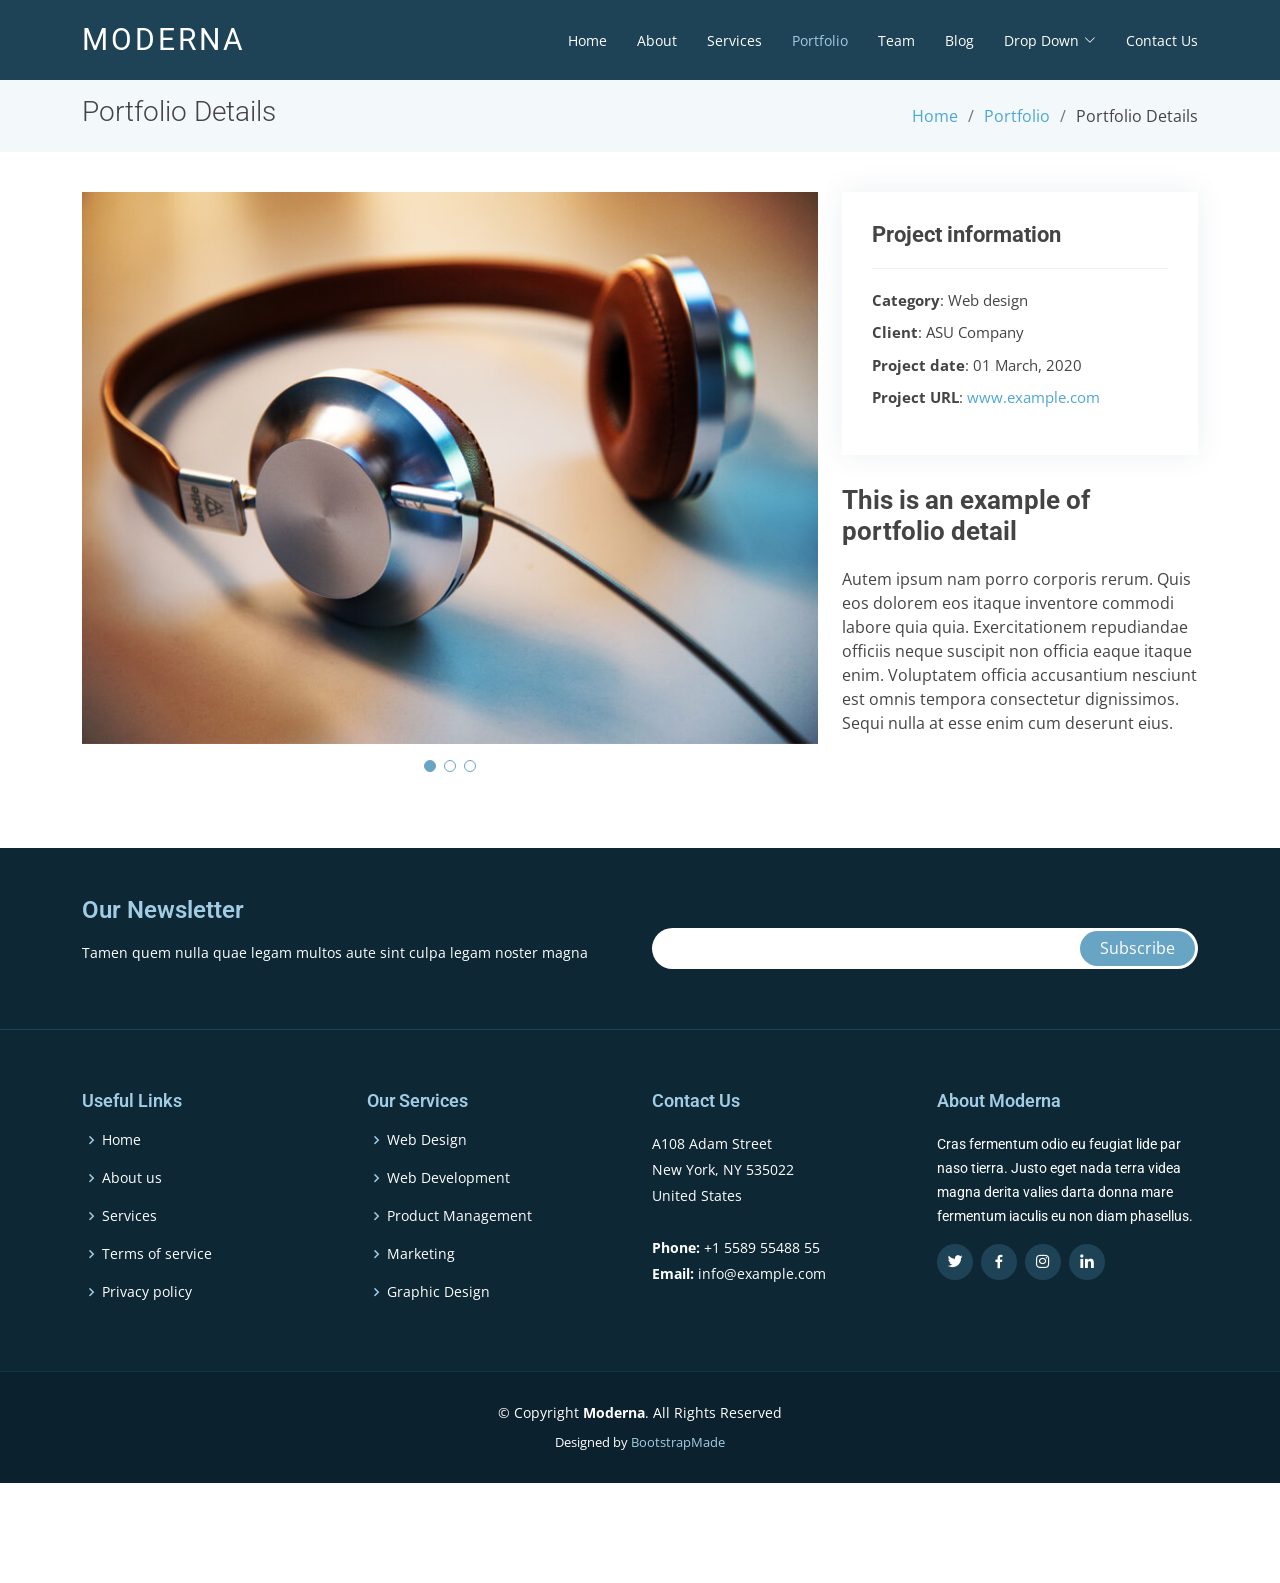
<file: portfolio-details.html>
<!DOCTYPE html>
<html lang="en">

<head>
  <meta charset="utf-8">
  <meta content="width=device-width, initial-scale=1.0" name="viewport">

  <title>Portfolio Details - Moderna Bootstrap Template</title>
  <meta content="" name="description">
  <meta content="" name="keywords">

  <!-- Favicons -->
  <link href="assets/img/favicon.png" rel="icon">
  <link href="assets/img/apple-touch-icon.png" rel="apple-touch-icon">

  <!-- Google Fonts -->
  <link href="https://fonts.googleapis.com/css?family=Open+Sans:300,300i,400,400i,600,600i,700,700i|Roboto:300,300i,400,400i,500,500i,700,700i&display=swap" rel="stylesheet">

  <!-- Vendor CSS Files -->
  <link href="assets/vendor/animate.css/animate.min.css" rel="stylesheet">
  <link href="assets/vendor/aos/aos.css" rel="stylesheet">
  <link href="assets/vendor/bootstrap/css/bootstrap.min.css" rel="stylesheet">
  <link href="assets/vendor/bootstrap-icons/bootstrap-icons.css" rel="stylesheet">
  <link href="assets/vendor/boxicons/css/boxicons.min.css" rel="stylesheet">
  <link href="assets/vendor/glightbox/css/glightbox.min.css" rel="stylesheet">
  <link href="assets/vendor/swiper/swiper-bundle.min.css" rel="stylesheet">

  <!-- Template Main CSS File -->
  <link href="assets/css/style.css" rel="stylesheet">

  <!-- =======================================================
  * Template Name: Moderna - v4.8.0
  * Template URL: https://bootstrapmade.com/free-bootstrap-template-corporate-moderna/
  * Author: BootstrapMade.com
  * License: https://bootstrapmade.com/license/
  ======================================================== -->
</head>

<body>

  <!-- ======= Header ======= -->
  <header id="header" class="fixed-top d-flex align-items-center ">
    <div class="container d-flex justify-content-between align-items-center">

      <div class="logo">
        <h1 class="text-light"><a href="index.html"><span>Moderna</span></a></h1>
        <!-- Uncomment below if you prefer to use an image logo -->
        <!-- <a href="index.html"><img src="assets/img/logo.png" alt="" class="img-fluid"></a>-->
      </div>

      <nav id="navbar" class="navbar">
        <ul>
          <li><a class="" href="index.html">Home</a></li>
          <li><a href="about.html">About</a></li>
          <li><a href="services.html">Services</a></li>
          <li><a class="active" href="portfolio.html">Portfolio</a></li>
          <li><a href="team.html">Team</a></li>
          <li><a href="blog.html">Blog</a></li>
          <li class="dropdown"><a href="#"><span>Drop Down</span> <i class="bi bi-chevron-down"></i></a>
            <ul>
              <li><a href="#">Drop Down 1</a></li>
              <li class="dropdown"><a href="#"><span>Deep Drop Down</span> <i class="bi bi-chevron-right"></i></a>
                <ul>
                  <li><a href="#">Deep Drop Down 1</a></li>
                  <li><a href="#">Deep Drop Down 2</a></li>
                  <li><a href="#">Deep Drop Down 3</a></li>
                  <li><a href="#">Deep Drop Down 4</a></li>
                  <li><a href="#">Deep Drop Down 5</a></li>
                </ul>
              </li>
              <li><a href="#">Drop Down 2</a></li>
              <li><a href="#">Drop Down 3</a></li>
              <li><a href="#">Drop Down 4</a></li>
            </ul>
          </li>
          <li><a href="contact.html">Contact Us</a></li>
        </ul>
        <i class="bi bi-list mobile-nav-toggle"></i>
      </nav><!-- .navbar -->

    </div>
  </header><!-- End Header -->

  <main id="main">

    <!-- ======= Our Portfolio Section ======= -->
    <section class="breadcrumbs">
      <div class="container">

        <div class="d-flex justify-content-between align-items-center">
          <h2>Portfolio Details</h2>
          <ol>
            <li><a href="index.html">Home</a></li>
            <li><a href="portfolio.html">Portfolio</a></li>
            <li>Portfolio Details</li>
          </ol>
        </div>

      </div>
    </section><!-- End Our Portfolio Section -->

    <!-- ======= Portfolio Details Section ======= -->
    <section id="portfolio-details" class="portfolio-details">
      <div class="container">

        <div class="row gy-4">

          <div class="col-lg-8">
            <div class="portfolio-details-slider swiper">
              <div class="swiper-wrapper align-items-center">

                <div class="swiper-slide">
                  <img src="assets/img/portfolio/portfolio-1.jpg" alt="">
                </div>

                <div class="swiper-slide">
                  <img src="assets/img/portfolio/portfolio-2.jpg" alt="">
                </div>

                <div class="swiper-slide">
                  <img src="assets/img/portfolio/portfolio-3.jpg" alt="">
                </div>

              </div>
              <div class="swiper-pagination"></div>
            </div>
          </div>

          <div class="col-lg-4">
            <div class="portfolio-info">
              <h3>Project information</h3>
              <ul>
                <li><strong>Category</strong>: Web design</li>
                <li><strong>Client</strong>: ASU Company</li>
                <li><strong>Project date</strong>: 01 March, 2020</li>
                <li><strong>Project URL</strong>: <a href="#">www.example.com</a></li>
              </ul>
            </div>
            <div class="portfolio-description">
              <h2>This is an example of portfolio detail</h2>
              <p>
                Autem ipsum nam porro corporis rerum. Quis eos dolorem eos itaque inventore commodi labore quia quia. Exercitationem repudiandae officiis neque suscipit non officia eaque itaque enim. Voluptatem officia accusantium nesciunt est omnis tempora consectetur dignissimos. Sequi nulla at esse enim cum deserunt eius.
              </p>
            </div>
          </div>

        </div>

      </div>
    </section><!-- End Portfolio Details Section -->

  </main><!-- End #main -->

  <!-- ======= Footer ======= -->
  <footer id="footer" data-aos="fade-up" data-aos-easing="ease-in-out" data-aos-duration="500">

    <div class="footer-newsletter">
      <div class="container">
        <div class="row">
          <div class="col-lg-6">
            <h4>Our Newsletter</h4>
            <p>Tamen quem nulla quae legam multos aute sint culpa legam noster magna</p>
          </div>
          <div class="col-lg-6">
            <form action="" method="post">
              <input type="email" name="email"><input type="submit" value="Subscribe">
            </form>
          </div>
        </div>
      </div>
    </div>

    <div class="footer-top">
      <div class="container">
        <div class="row">

          <div class="col-lg-3 col-md-6 footer-links">
            <h4>Useful Links</h4>
            <ul>
              <li><i class="bx bx-chevron-right"></i> <a href="#">Home</a></li>
              <li><i class="bx bx-chevron-right"></i> <a href="#">About us</a></li>
              <li><i class="bx bx-chevron-right"></i> <a href="#">Services</a></li>
              <li><i class="bx bx-chevron-right"></i> <a href="#">Terms of service</a></li>
              <li><i class="bx bx-chevron-right"></i> <a href="#">Privacy policy</a></li>
            </ul>
          </div>

          <div class="col-lg-3 col-md-6 footer-links">
            <h4>Our Services</h4>
            <ul>
              <li><i class="bx bx-chevron-right"></i> <a href="#">Web Design</a></li>
              <li><i class="bx bx-chevron-right"></i> <a href="#">Web Development</a></li>
              <li><i class="bx bx-chevron-right"></i> <a href="#">Product Management</a></li>
              <li><i class="bx bx-chevron-right"></i> <a href="#">Marketing</a></li>
              <li><i class="bx bx-chevron-right"></i> <a href="#">Graphic Design</a></li>
            </ul>
          </div>

          <div class="col-lg-3 col-md-6 footer-contact">
            <h4>Contact Us</h4>
            <p>
              A108 Adam Street <br>
              New York, NY 535022<br>
              United States <br><br>
              <strong>Phone:</strong> +1 5589 55488 55<br>
              <strong>Email:</strong> info@example.com<br>
            </p>

          </div>

          <div class="col-lg-3 col-md-6 footer-info">
            <h3>About Moderna</h3>
            <p>Cras fermentum odio eu feugiat lide par naso tierra. Justo eget nada terra videa magna derita valies darta donna mare fermentum iaculis eu non diam phasellus.</p>
            <div class="social-links mt-3">
              <a href="#" class="twitter"><i class="bx bxl-twitter"></i></a>
              <a href="#" class="facebook"><i class="bx bxl-facebook"></i></a>
              <a href="#" class="instagram"><i class="bx bxl-instagram"></i></a>
              <a href="#" class="linkedin"><i class="bx bxl-linkedin"></i></a>
            </div>
          </div>

        </div>
      </div>
    </div>

    <div class="container">
      <div class="copyright">
        &copy; Copyright <strong><span>Moderna</span></strong>. All Rights Reserved
      </div>
      <div class="credits">
        <!-- All the links in the footer should remain intact. -->
        <!-- You can delete the links only if you purchased the pro version. -->
        <!-- Licensing information: https://bootstrapmade.com/license/ -->
        <!-- Purchase the pro version with working PHP/AJAX contact form: https://bootstrapmade.com/free-bootstrap-template-corporate-moderna/ -->
        Designed by <a href="https://bootstrapmade.com/">BootstrapMade</a>
      </div>
    </div>
  </footer><!-- End Footer -->

  <a href="#" class="back-to-top d-flex align-items-center justify-content-center"><i class="bi bi-arrow-up-short"></i></a>

  <!-- Vendor JS Files -->
  <script src="assets/vendor/purecounter/purecounter.js"></script>
  <script src="assets/vendor/aos/aos.js"></script>
  <script src="assets/vendor/bootstrap/js/bootstrap.bundle.min.js"></script>
  <script src="assets/vendor/glightbox/js/glightbox.min.js"></script>
  <script src="assets/vendor/isotope-layout/isotope.pkgd.min.js"></script>
  <script src="assets/vendor/swiper/swiper-bundle.min.js"></script>
  <script src="assets/vendor/waypoints/noframework.waypoints.js"></script>
  <script src="assets/vendor/php-email-form/validate.js"></script>

  <!-- Template Main JS File -->
  <script src="assets/js/main.js"></script>

</body>

</html>
</file>
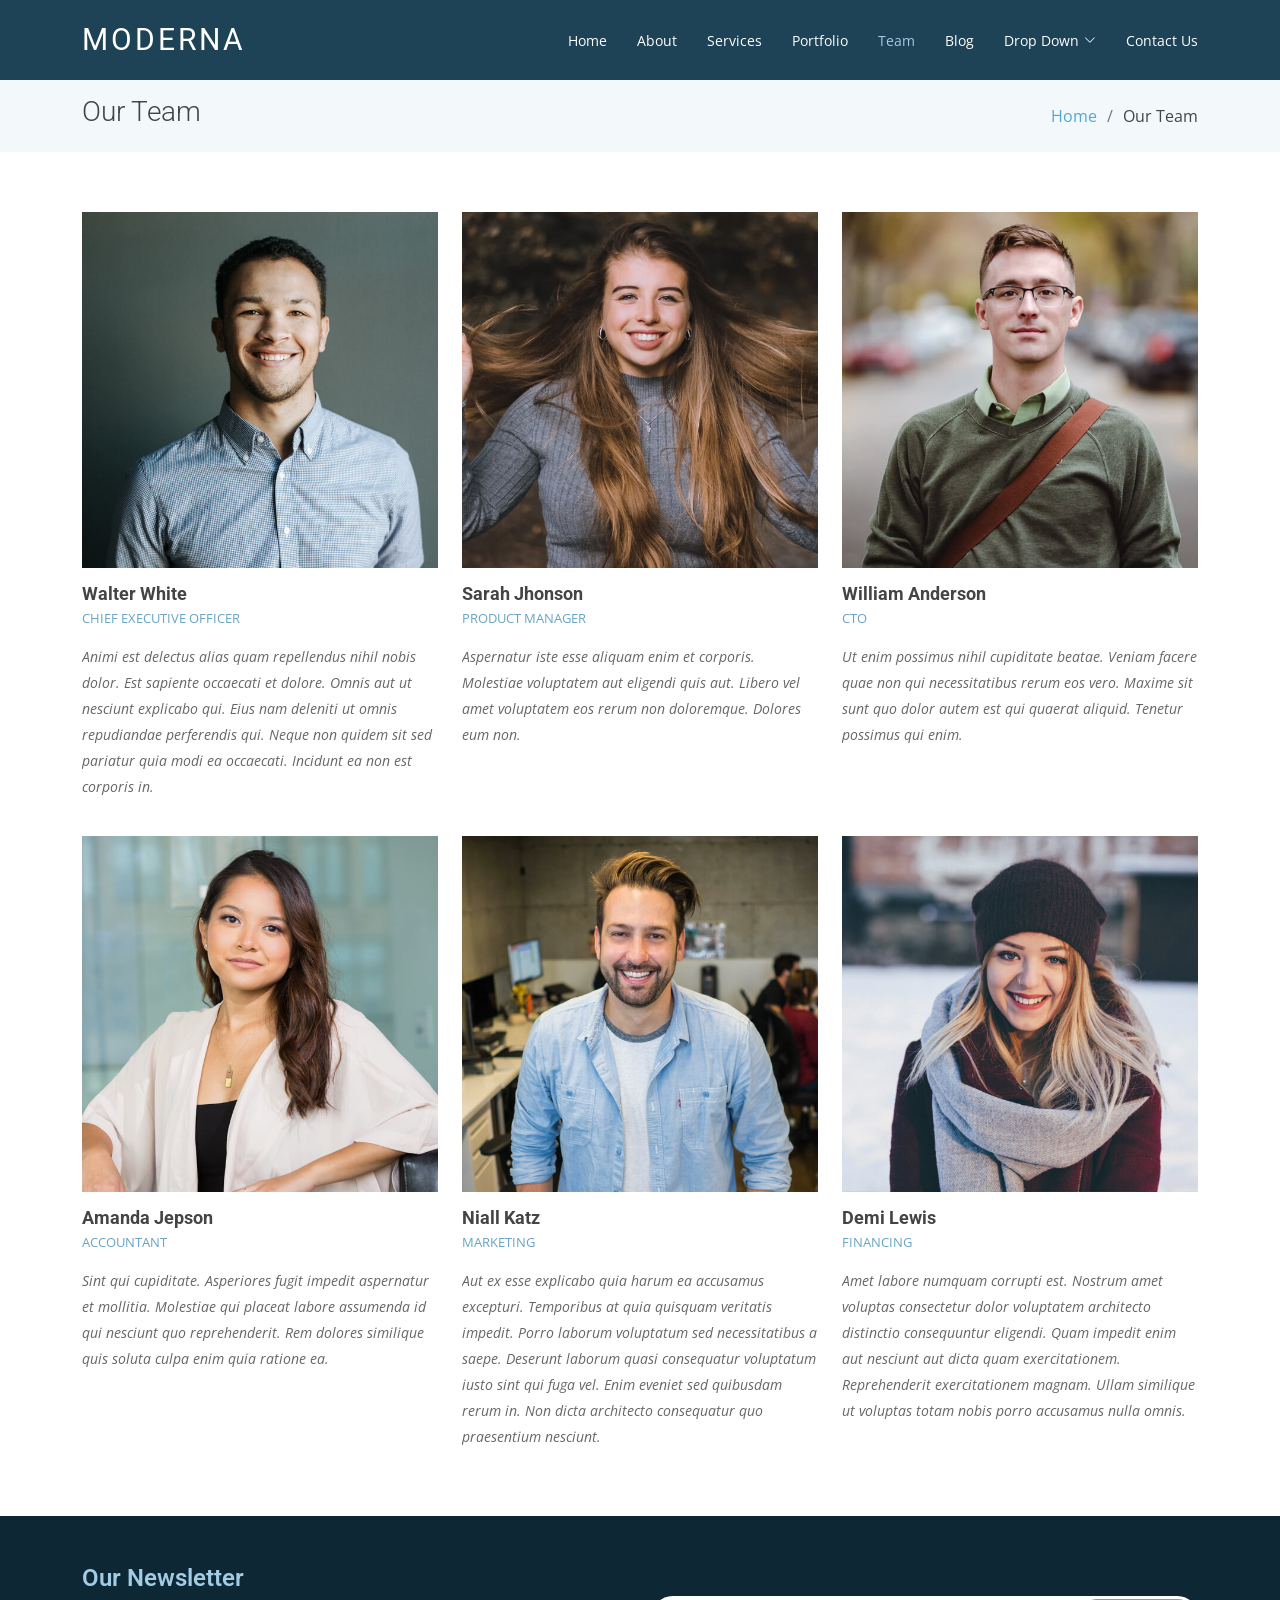
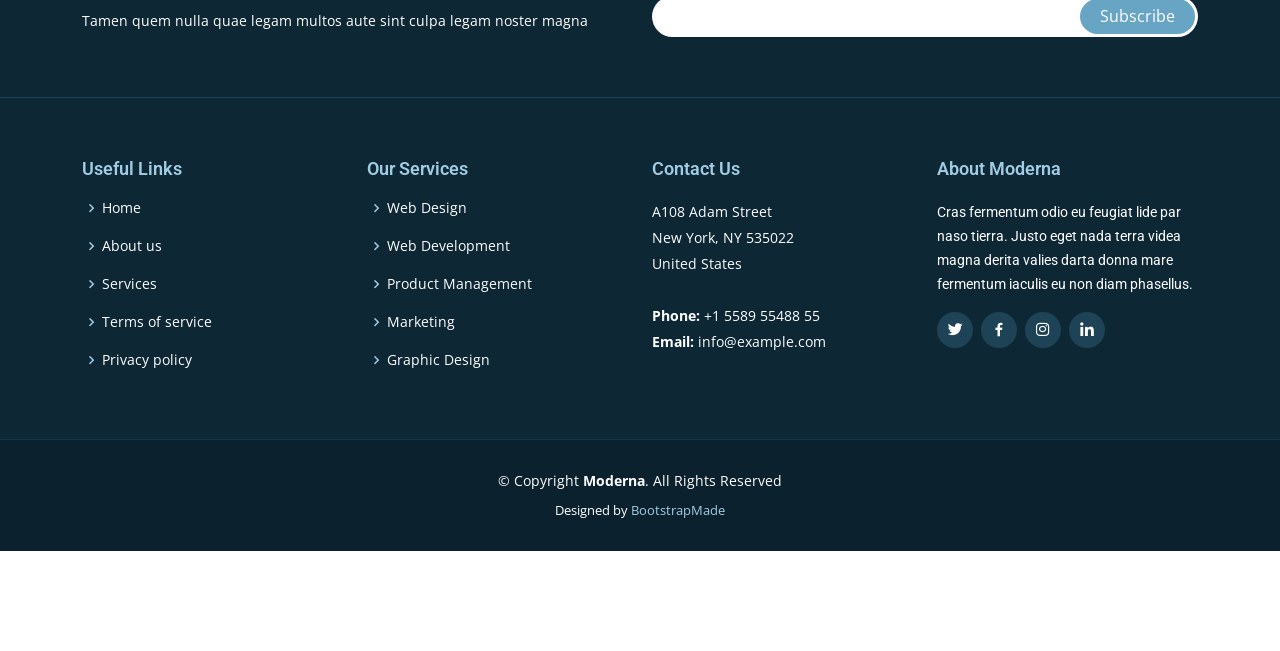
<file: team.html>
<!DOCTYPE html>
<html lang="en">

<head>
  <meta charset="utf-8">
  <meta content="width=device-width, initial-scale=1.0" name="viewport">

  <title>Team - Moderna Bootstrap Template</title>
  <meta content="" name="description">
  <meta content="" name="keywords">

  <!-- Favicons -->
  <link href="assets/img/favicon.png" rel="icon">
  <link href="assets/img/apple-touch-icon.png" rel="apple-touch-icon">

  <!-- Google Fonts -->
  <link href="https://fonts.googleapis.com/css?family=Open+Sans:300,300i,400,400i,600,600i,700,700i|Roboto:300,300i,400,400i,500,500i,700,700i&display=swap" rel="stylesheet">

  <!-- Vendor CSS Files -->
  <link href="assets/vendor/animate.css/animate.min.css" rel="stylesheet">
  <link href="assets/vendor/aos/aos.css" rel="stylesheet">
  <link href="assets/vendor/bootstrap/css/bootstrap.min.css" rel="stylesheet">
  <link href="assets/vendor/bootstrap-icons/bootstrap-icons.css" rel="stylesheet">
  <link href="assets/vendor/boxicons/css/boxicons.min.css" rel="stylesheet">
  <link href="assets/vendor/glightbox/css/glightbox.min.css" rel="stylesheet">
  <link href="assets/vendor/swiper/swiper-bundle.min.css" rel="stylesheet">

  <!-- Template Main CSS File -->
  <link href="assets/css/style.css" rel="stylesheet">

  <!-- =======================================================
  * Template Name: Moderna - v4.8.0
  * Template URL: https://bootstrapmade.com/free-bootstrap-template-corporate-moderna/
  * Author: BootstrapMade.com
  * License: https://bootstrapmade.com/license/
  ======================================================== -->
</head>

<body>

  <!-- ======= Header ======= -->
  <header id="header" class="fixed-top d-flex align-items-center ">
    <div class="container d-flex justify-content-between align-items-center">

      <div class="logo">
        <h1 class="text-light"><a href="index.html"><span>Moderna</span></a></h1>
        <!-- Uncomment below if you prefer to use an image logo -->
        <!-- <a href="index.html"><img src="assets/img/logo.png" alt="" class="img-fluid"></a>-->
      </div>

      <nav id="navbar" class="navbar">
        <ul>
          <li><a class="" href="index.html">Home</a></li>
          <li><a href="about.html">About</a></li>
          <li><a href="services.html">Services</a></li>
          <li><a href="portfolio.html">Portfolio</a></li>
          <li><a class="active" href="team.html">Team</a></li>
          <li><a href="blog.html">Blog</a></li>
          <li class="dropdown"><a href="#"><span>Drop Down</span> <i class="bi bi-chevron-down"></i></a>
            <ul>
              <li><a href="#">Drop Down 1</a></li>
              <li class="dropdown"><a href="#"><span>Deep Drop Down</span> <i class="bi bi-chevron-right"></i></a>
                <ul>
                  <li><a href="#">Deep Drop Down 1</a></li>
                  <li><a href="#">Deep Drop Down 2</a></li>
                  <li><a href="#">Deep Drop Down 3</a></li>
                  <li><a href="#">Deep Drop Down 4</a></li>
                  <li><a href="#">Deep Drop Down 5</a></li>
                </ul>
              </li>
              <li><a href="#">Drop Down 2</a></li>
              <li><a href="#">Drop Down 3</a></li>
              <li><a href="#">Drop Down 4</a></li>
            </ul>
          </li>
          <li><a href="contact.html">Contact Us</a></li>
        </ul>
        <i class="bi bi-list mobile-nav-toggle"></i>
      </nav><!-- .navbar -->

    </div>
  </header><!-- End Header -->

  <main id="main">

    <!-- ======= Our Team Section ======= -->
    <section class="breadcrumbs">
      <div class="container">

        <div class="d-flex justify-content-between align-items-center">
          <h2>Our Team</h2>
          <ol>
            <li><a href="index.html">Home</a></li>
            <li>Our Team</li>
          </ol>
        </div>

      </div>
    </section><!-- End Our Team Section -->

    <!-- ======= Team Section ======= -->
    <section class="team" data-aos="fade-up" data-aos-easing="ease-in-out" data-aos-duration="500">
      <div class="container">

        <div class="row">

          <div class="col-lg-4 col-md-6 d-flex align-items-stretch">
            <div class="member">
              <div class="member-img">
                <img src="assets/img/team/team-1.jpg" class="img-fluid" alt="">
                <div class="social">
                  <a href=""><i class="bi bi-twitter"></i></a>
                  <a href=""><i class="bi bi-facebook"></i></a>
                  <a href=""><i class="bi bi-instagram"></i></a>
                  <a href=""><i class="bi bi-linkedin"></i></a>
                </div>
              </div>
              <div class="member-info">
                <h4>Walter White</h4>
                <span>Chief Executive Officer</span>
                <p>Animi est delectus alias quam repellendus nihil nobis dolor. Est sapiente occaecati et dolore. Omnis aut ut nesciunt explicabo qui. Eius nam deleniti ut omnis repudiandae perferendis qui. Neque non quidem sit sed pariatur quia modi ea occaecati. Incidunt ea non est corporis in.</p>
              </div>
            </div>
          </div>

          <div class="col-lg-4 col-md-6 d-flex align-items-stretch">
            <div class="member">
              <div class="member-img">
                <img src="assets/img/team/team-2.jpg" class="img-fluid" alt="">
                <div class="social">
                  <a href=""><i class="bi bi-twitter"></i></a>
                  <a href=""><i class="bi bi-facebook"></i></a>
                  <a href=""><i class="bi bi-instagram"></i></a>
                  <a href=""><i class="bi bi-linkedin"></i></a>
                </div>
              </div>
              <div class="member-info">
                <h4>Sarah Jhonson</h4>
                <span>Product Manager</span>
                <p>Aspernatur iste esse aliquam enim et corporis. Molestiae voluptatem aut eligendi quis aut. Libero vel amet voluptatem eos rerum non doloremque. Dolores eum non.</p>
              </div>
            </div>
          </div>

          <div class="col-lg-4 col-md-6 d-flex align-items-stretch">
            <div class="member">
              <div class="member-img">
                <img src="assets/img/team/team-3.jpg" class="img-fluid" alt="">
                <div class="social">
                  <a href=""><i class="bi bi-twitter"></i></a>
                  <a href=""><i class="bi bi-facebook"></i></a>
                  <a href=""><i class="bi bi-instagram"></i></a>
                  <a href=""><i class="bi bi-linkedin"></i></a>
                </div>
              </div>
              <div class="member-info">
                <h4>William Anderson</h4>
                <span>CTO</span>
                <p>Ut enim possimus nihil cupiditate beatae. Veniam facere quae non qui necessitatibus rerum eos vero. Maxime sit sunt quo dolor autem est qui quaerat aliquid. Tenetur possimus qui enim.</p>
              </div>
            </div>
          </div>

          <div class="col-lg-4 col-md-6 d-flex align-items-stretch">
            <div class="member">
              <div class="member-img">
                <img src="assets/img/team/team-4.jpg" class="img-fluid" alt="">
                <div class="social">
                  <a href=""><i class="bi bi-twitter"></i></a>
                  <a href=""><i class="bi bi-facebook"></i></a>
                  <a href=""><i class="bi bi-instagram"></i></a>
                  <a href=""><i class="bi bi-linkedin"></i></a>
                </div>
              </div>
              <div class="member-info">
                <h4>Amanda Jepson</h4>
                <span>Accountant</span>
                <p>Sint qui cupiditate. Asperiores fugit impedit aspernatur et mollitia. Molestiae qui placeat labore assumenda id qui nesciunt quo reprehenderit. Rem dolores similique quis soluta culpa enim quia ratione ea.</p>
              </div>
            </div>
          </div>

          <div class="col-lg-4 col-md-6 d-flex align-items-stretch">
            <div class="member">
              <div class="member-img">
                <img src="assets/img/team/team-5.jpg" class="img-fluid" alt="">
                <div class="social">
                  <a href=""><i class="bi bi-twitter"></i></a>
                  <a href=""><i class="bi bi-facebook"></i></a>
                  <a href=""><i class="bi bi-instagram"></i></a>
                  <a href=""><i class="bi bi-linkedin"></i></a>
                </div>
              </div>
              <div class="member-info">
                <h4>Niall Katz</h4>
                <span>Marketing</span>
                <p>Aut ex esse explicabo quia harum ea accusamus excepturi. Temporibus at quia quisquam veritatis impedit. Porro laborum voluptatum sed necessitatibus a saepe. Deserunt laborum quasi consequatur voluptatum iusto sint qui fuga vel. Enim eveniet sed quibusdam rerum in. Non dicta architecto consequatur quo praesentium nesciunt.</p>
              </div>
            </div>
          </div>

          <div class="col-lg-4 col-md-6 d-flex align-items-stretch">
            <div class="member">
              <div class="member-img">
                <img src="assets/img/team/team-6.jpg" class="img-fluid" alt="">
                <div class="social">
                  <a href=""><i class="bi bi-twitter"></i></a>
                  <a href=""><i class="bi bi-facebook"></i></a>
                  <a href=""><i class="bi bi-instagram"></i></a>
                  <a href=""><i class="bi bi-linkedin"></i></a>
                </div>
              </div>
              <div class="member-info">
                <h4>Demi Lewis</h4>
                <span>Financing</span>
                <p>Amet labore numquam corrupti est. Nostrum amet voluptas consectetur dolor voluptatem architecto distinctio consequuntur eligendi. Quam impedit enim aut nesciunt aut dicta quam exercitationem. Reprehenderit exercitationem magnam. Ullam similique ut voluptas totam nobis porro accusamus nulla omnis.</p>
              </div>
            </div>
          </div>

        </div>

      </div>
    </section><!-- End Team Section -->

  </main><!-- End #main -->

  <!-- ======= Footer ======= -->
  <footer id="footer" data-aos="fade-up" data-aos-easing="ease-in-out" data-aos-duration="500">

    <div class="footer-newsletter">
      <div class="container">
        <div class="row">
          <div class="col-lg-6">
            <h4>Our Newsletter</h4>
            <p>Tamen quem nulla quae legam multos aute sint culpa legam noster magna</p>
          </div>
          <div class="col-lg-6">
            <form action="" method="post">
              <input type="email" name="email"><input type="submit" value="Subscribe">
            </form>
          </div>
        </div>
      </div>
    </div>

    <div class="footer-top">
      <div class="container">
        <div class="row">

          <div class="col-lg-3 col-md-6 footer-links">
            <h4>Useful Links</h4>
            <ul>
              <li><i class="bx bx-chevron-right"></i> <a href="#">Home</a></li>
              <li><i class="bx bx-chevron-right"></i> <a href="#">About us</a></li>
              <li><i class="bx bx-chevron-right"></i> <a href="#">Services</a></li>
              <li><i class="bx bx-chevron-right"></i> <a href="#">Terms of service</a></li>
              <li><i class="bx bx-chevron-right"></i> <a href="#">Privacy policy</a></li>
            </ul>
          </div>

          <div class="col-lg-3 col-md-6 footer-links">
            <h4>Our Services</h4>
            <ul>
              <li><i class="bx bx-chevron-right"></i> <a href="#">Web Design</a></li>
              <li><i class="bx bx-chevron-right"></i> <a href="#">Web Development</a></li>
              <li><i class="bx bx-chevron-right"></i> <a href="#">Product Management</a></li>
              <li><i class="bx bx-chevron-right"></i> <a href="#">Marketing</a></li>
              <li><i class="bx bx-chevron-right"></i> <a href="#">Graphic Design</a></li>
            </ul>
          </div>

          <div class="col-lg-3 col-md-6 footer-contact">
            <h4>Contact Us</h4>
            <p>
              A108 Adam Street <br>
              New York, NY 535022<br>
              United States <br><br>
              <strong>Phone:</strong> +1 5589 55488 55<br>
              <strong>Email:</strong> info@example.com<br>
            </p>

          </div>

          <div class="col-lg-3 col-md-6 footer-info">
            <h3>About Moderna</h3>
            <p>Cras fermentum odio eu feugiat lide par naso tierra. Justo eget nada terra videa magna derita valies darta donna mare fermentum iaculis eu non diam phasellus.</p>
            <div class="social-links mt-3">
              <a href="#" class="twitter"><i class="bx bxl-twitter"></i></a>
              <a href="#" class="facebook"><i class="bx bxl-facebook"></i></a>
              <a href="#" class="instagram"><i class="bx bxl-instagram"></i></a>
              <a href="#" class="linkedin"><i class="bx bxl-linkedin"></i></a>
            </div>
          </div>

        </div>
      </div>
    </div>

    <div class="container">
      <div class="copyright">
        &copy; Copyright <strong><span>Moderna</span></strong>. All Rights Reserved
      </div>
      <div class="credits">
        <!-- All the links in the footer should remain intact. -->
        <!-- You can delete the links only if you purchased the pro version. -->
        <!-- Licensing information: https://bootstrapmade.com/license/ -->
        <!-- Purchase the pro version with working PHP/AJAX contact form: https://bootstrapmade.com/free-bootstrap-template-corporate-moderna/ -->
        Designed by <a href="https://bootstrapmade.com/">BootstrapMade</a>
      </div>
    </div>
  </footer><!-- End Footer -->

  <a href="#" class="back-to-top d-flex align-items-center justify-content-center"><i class="bi bi-arrow-up-short"></i></a>

  <!-- Vendor JS Files -->
  <script src="assets/vendor/purecounter/purecounter.js"></script>
  <script src="assets/vendor/aos/aos.js"></script>
  <script src="assets/vendor/bootstrap/js/bootstrap.bundle.min.js"></script>
  <script src="assets/vendor/glightbox/js/glightbox.min.js"></script>
  <script src="assets/vendor/isotope-layout/isotope.pkgd.min.js"></script>
  <script src="assets/vendor/swiper/swiper-bundle.min.js"></script>
  <script src="assets/vendor/waypoints/noframework.waypoints.js"></script>
  <script src="assets/vendor/php-email-form/validate.js"></script>

  <!-- Template Main JS File -->
  <script src="assets/js/main.js"></script>

</body>

</html>
</file>
<file: assets/css/style.css>
/**
* Template Name: Moderna - v4.8.0
* Template URL: https://bootstrapmade.com/free-bootstrap-template-corporate-moderna/
* Author: BootstrapMade.com
* License: https://bootstrapmade.com/license/
*/

/*--------------------------------------------------------------
# General
--------------------------------------------------------------*/
body {
  font-family: "Open Sans", sans-serif;
  color: #444;
}

a {
  color: #4fa6d5;
  text-decoration: none;
}

a:hover {
  color: #45beff;
  text-decoration: none;
}

h1,
h2,
h3,
h4,
h5,
h6,
.font-primary {
  font-family: "Roboto", sans-serif;
}

/*--------------------------------------------------------------
# Back to top button
--------------------------------------------------------------*/
.back-to-top {
  position: fixed;
  visibility: hidden;
  opacity: 0;
  right: 15px;
  bottom: 15px;
  z-index: 99999;
  background: #68a4c4;
  width: 40px;
  height: 40px;
  border-radius: 4px;
  transition: all 0.4s;
}
.back-to-top i {
  font-size: 24px;
  color: #fff;
  line-height: 0;
}
.back-to-top:hover {
  background: #85b6cf;
  color: #fff;
}
.back-to-top.active {
  visibility: visible;
  opacity: 1;
}

/*--------------------------------------------------------------
# Header
--------------------------------------------------------------*/
#header {
  height: 80px;
  transition: all 0.5s;
  z-index: 997;
  transition: all 0.5s;
  background: #1e4356;
}
#header.header-transparent {
  background: none;
}
#header.header-scrolled {
  background: rgba(30, 67, 86, 0.8);
  height: 60px;
}
#header .logo h1 {
  font-size: 30px;
  margin: 0;
  padding: 4px 0;
  line-height: 1;
  font-weight: 400;
  letter-spacing: 3px;
  text-transform: uppercase;
}
#header .logo h1 a,
#header .logo h1 a:hover {
  color: #fff;
  text-decoration: none;
}
#header .logo img {
  padding: 4px 0;
  margin: 0;
  max-height: 70px;
}

#main {
  margin-top: 80px;
}

/*--------------------------------------------------------------
# Navigation Menu
--------------------------------------------------------------*/
/**
* Desktop Navigation 
*/
.navbar {
  padding: 0;
}
.navbar ul {
  margin: 0;
  padding: 0;
  display: flex;
  list-style: none;
  align-items: center;
}
.navbar li {
  position: relative;
}
.navbar a,
.navbar a:focus {
  display: flex;
  align-items: center;
  justify-content: space-between;
  padding: 10px 0 10px 30px;
  font-family: "Open Sans", sans-serif;
  font-size: 14px;
  color: #fff;
  white-space: nowrap;
  transition: 0.3s;
}
.navbar a i,
.navbar a:focus i {
  font-size: 12px;
  line-height: 0;
  margin-left: 5px;
}
.navbar a:hover,
.navbar .active,
.navbar .active:focus,
.navbar li:hover > a {
  color: #a2cce3;
}
.navbar .dropdown ul {
  display: block;
  position: absolute;
  left: 14px;
  top: calc(100% + 30px);
  margin: 0;
  padding: 10px 0;
  z-index: 99;
  opacity: 0;
  visibility: hidden;
  background: #fff;
  box-shadow: 0px 0px 30px rgba(127, 137, 161, 0.25);
  transition: 0.3s;
}
.navbar .dropdown ul li {
  min-width: 200px;
}
.navbar .dropdown ul a {
  padding: 10px 20px;
  font-size: 14px;
  text-transform: none;
  color: #1c3745;
}
.navbar .dropdown ul a i {
  font-size: 12px;
}
.navbar .dropdown ul a:hover,
.navbar .dropdown ul .active:hover,
.navbar .dropdown ul li:hover > a {
  color: #68a4c4;
}
.navbar .dropdown:hover > ul {
  opacity: 1;
  top: 100%;
  visibility: visible;
}
.navbar .dropdown .dropdown ul {
  top: 0;
  left: calc(100% - 30px);
  visibility: hidden;
}
.navbar .dropdown .dropdown:hover > ul {
  opacity: 1;
  top: 0;
  left: 100%;
  visibility: visible;
}
@media (max-width: 1366px) {
  .navbar .dropdown .dropdown ul {
    left: -90%;
  }
  .navbar .dropdown .dropdown:hover > ul {
    left: -100%;
  }
}

/**
* Mobile Navigation 
*/
.mobile-nav-toggle {
  color: #fff;
  font-size: 28px;
  cursor: pointer;
  display: none;
  line-height: 0;
  transition: 0.5s;
}

@media (max-width: 991px) {
  .mobile-nav-toggle {
    display: block;
  }

  .navbar ul {
    display: none;
  }
}
.navbar-mobile {
  position: fixed;
  overflow: hidden;
  top: 0;
  right: 0;
  left: 0;
  bottom: 0;
  background: rgba(17, 38, 48, 0.9);
  transition: 0.3s;
}
.navbar-mobile .mobile-nav-toggle {
  position: absolute;
  top: 15px;
  right: 15px;
}
.navbar-mobile ul {
  display: block;
  position: absolute;
  top: 55px;
  right: 15px;
  bottom: 15px;
  left: 15px;
  padding: 10px 0;
  background-color: #fff;
  overflow-y: auto;
  transition: 0.3s;
}
.navbar-mobile a,
.navbar-mobile a:focus {
  padding: 10px 20px;
  font-size: 15px;
  color: #1e4356;
}
.navbar-mobile a:hover,
.navbar-mobile .active,
.navbar-mobile li:hover > a {
  color: #68a4c4;
}
.navbar-mobile .getstarted,
.navbar-mobile .getstarted:focus {
  margin: 15px;
}
.navbar-mobile .dropdown ul {
  position: static;
  display: none;
  margin: 10px 20px;
  padding: 10px 0;
  z-index: 99;
  opacity: 1;
  visibility: visible;
  background: #fff;
  box-shadow: 0px 0px 30px rgba(127, 137, 161, 0.25);
}
.navbar-mobile .dropdown ul li {
  min-width: 200px;
}
.navbar-mobile .dropdown ul a {
  padding: 10px 20px;
}
.navbar-mobile .dropdown ul a i {
  font-size: 12px;
}
.navbar-mobile .dropdown ul a:hover,
.navbar-mobile .dropdown ul .active:hover,
.navbar-mobile .dropdown ul li:hover > a {
  color: #68a4c4;
}
.navbar-mobile .dropdown > .dropdown-active {
  display: block;
}

/*--------------------------------------------------------------
# Hero Section
--------------------------------------------------------------*/
#hero {
  width: 100%;
  height: 94vh;
  overflow: hidden;
  position: relative;
}
#hero::after {
  content: "";
  position: absolute;
  left: 50%;
  top: 0;
  width: 130%;
  height: 95%;
  background: linear-gradient(
      to right,
      rgba(30, 67, 86, 0.8),
      rgba(30, 67, 86, 0.6)
    ),
    url("../img/hero/hero7.jpeg") center top no-repeat;
  z-index: 0;
  border-radius: 0 0 50% 50%;
  transform: translateX(-50%) rotate(0deg);
}
#hero::before {
  content: "";
  position: absolute;
  left: 50%;
  top: 0;
  width: 130%;
  height: 95%;
  background: #1d06ebd2;
  opacity: 0.3;
  z-index: 0;
  border-radius: 0 0 50% 50%;
  transform: translateX(-50%) translateY(18px) rotate(2deg);
}
#hero .carousel-container {
  display: flex;
  justify-content: center;
  align-items: center;
  flex-direction: column;
  text-align: center;
  bottom: 0;
  top: 0;
  left: 0;
  right: 0;
}
#hero h2 {
  color: #fff;
  margin-bottom: 30px;
  font-size: 48px;
  font-weight: 700;
}
#hero p {
  width: 80%;
  -webkit-animation-delay: 0.4s;
  animation-delay: 0.4s;
  margin: 0 auto 30px auto;
  color: #fff;
}
#hero .carousel-control-prev,
#hero .carousel-control-next {
  width: 10%;
}
#hero .carousel-control-next-icon,
#hero .carousel-control-prev-icon {
  background: none;
  font-size: 48px;
  line-height: 1;
  width: auto;
  height: auto;
}
#hero .btn-get-started {
  font-family: "Roboto", sans-serif;
  font-weight: 500;
  font-size: 14px;
  letter-spacing: 1px;
  display: inline-block;
  padding: 12px 32px;
  border-radius: 50px;
  transition: 0.5s;
  line-height: 1;
  margin: 10px;
  color: #fff;
  -webkit-animation-delay: 0.8s;
  animation-delay: 0.8s;
  border: 2px solid #68a4c4;
}
#hero .btn-get-started:hover {
  background: #68a4c4;
  color: #fff;
  text-decoration: none;
}
@media (min-width: 1024px) {
  #hero p {
    width: 60%;
  }
  #hero .carousel-control-prev,
  #hero .carousel-control-next {
    width: 5%;
  }
}
@media (max-width: 768px) {
  #hero::after {
    width: 180%;
    height: 95%;
    border-radius: 0 0 50% 50%;
    transform: translateX(-50%) rotate(0deg);
  }
  #hero::before {
    top: 0;
    width: 180%;
    height: 94%;
    border-radius: 0 0 50% 50%;
    transform: translateX(-50%) translateY(20px) rotate(4deg);
  }
}
@media (max-width: 575px) {
  #hero h2 {
    font-size: 30px;
  }
  #hero::after {
    left: 40%;
    top: 0;
    width: 200%;
    height: 95%;
    border-radius: 0 0 50% 50%;
    transform: translateX(-50%) rotate(0deg);
  }
  #hero::before {
    left: 50%;
    top: 0;
    width: 200%;
    height: 94%;
    border-radius: 0 0 50% 50%;
    transform: translateX(-50%) translateY(20px) rotate(4deg);
  }
}

/*--------------------------------------------------------------
# Hero No Slider Section
--------------------------------------------------------------*/
#hero-no-slider {
  width: 100%;
  height: 90vh;
  overflow: hidden;
  position: relative;
  text-align: center;
}
#hero-no-slider::before {
  content: "";
  position: absolute;
  left: 0;
  top: 0;
  right: 0;
  bottom: 0;
  background: linear-gradient(
      to right,
      rgba(30, 67, 86, 0.8),
      rgba(30, 67, 86, 0.6)
    ),
    url("../img/image7.jpeg") center top no-repeat;
}
#hero-no-slider h2 {
  color: #fff;
  margin-bottom: 15px;
  font-size: 48px;
  font-weight: 700;
}
#hero-no-slider p {
  color: #fff;
}
#hero-no-slider .btn-get-started {
  font-family: "Roboto", sans-serif;
  font-weight: 500;
  font-size: 14px;
  letter-spacing: 1px;
  display: inline-block;
  padding: 12px 32px;
  border-radius: 50px;
  transition: 0.5s;
  line-height: 1;
  margin: 10px;
  color: #fff;
  -webkit-animation-delay: 0.8s;
  animation-delay: 0.8s;
  border: 2px solid #68a4c4;
}
#hero-no-slider .btn-get-started:hover {
  background: #68a4c4;
  color: #fff;
  text-decoration: none;
}
@media (max-width: 575px) {
  #hero-no-slider h2 {
    font-size: 30px;
  }
}

/*--------------------------------------------------------------
# Sections General
--------------------------------------------------------------*/
section {
  padding: 60px 0;
}

.section-bg {
  background-color: #f3f8fa;
}

.section-title {
  text-align: center;
  padding-bottom: 30px;
}
.section-title h2 {
  font-size: 28px;
  font-weight: 400;
  margin-bottom: 20px;
  padding-bottom: 20px;
  position: relative;
}
.section-title h2::before {
  content: "";
  position: absolute;
  display: block;
  width: 120px;
  height: 1px;
  background: #ddd;
  bottom: 1px;
  left: calc(50% - 60px);
}
.section-title h2::after {
  content: "";
  position: absolute;
  display: block;
  width: 40px;
  height: 3px;
  background: #68a4c4;
  bottom: 0;
  left: calc(50% - 20px);
}
.section-title p {
  margin-bottom: 0;
}

/*--------------------------------------------------------------
# Breadcrumbs
--------------------------------------------------------------*/
.breadcrumbs {
  padding: 15px 0;
  background-color: #f3f8fa;
  min-height: 40px;
}
.breadcrumbs h2 {
  font-size: 28px;
  font-weight: 300;
}
.breadcrumbs ol {
  display: flex;
  flex-wrap: wrap;
  list-style: none;
  padding: 0;
  margin: 0;
}
.breadcrumbs ol li + li {
  padding-left: 10px;
}
.breadcrumbs ol li + li::before {
  display: inline-block;
  padding-right: 10px;
  color: #6c757d;
  content: "/";
}
@media (max-width: 768px) {
  .breadcrumbs .d-flex {
    display: block !important;
  }
  .breadcrumbs ol {
    display: block;
  }
  .breadcrumbs ol li {
    display: inline-block;
  }
}

/*--------------------------------------------------------------
# Our Services
--------------------------------------------------------------*/
.services {
  padding-bottom: 20px;
}
.services .icon-box {
  padding: 30px;
  position: relative;
  overflow: hidden;
  margin: 0 0 40px 0;
  background: #fff;
  box-shadow: 0 5px 26px 0 rgba(68, 88, 144, 0.14);
  transition: all 0.3s ease-in-out;
  text-align: center;
  border: 1px solid #fff;
}
.services .icon {
  margin: 0 auto 20px auto;
  padding-top: 17px;
  display: inline-block;
  text-align: center;
  border-radius: 50%;
  width: 72px;
  height: 72px;
}
.services .icon i {
  font-size: 36px;
  line-height: 1;
}
.services .title {
  font-weight: 700;
  margin-bottom: 15px;
  font-size: 18px;
}
.services .title a {
  color: #111;
}
.services .description {
  font-size: 15px;
  line-height: 28px;
  margin-bottom: 0;
}
.services .icon-box-pink .icon {
  background: #fceef3;
}
.services .icon-box-pink .icon i {
  color: #ff689b;
}
.services .icon-box-pink:hover {
  border-color: #ff689b;
}
.services .icon-box-cyan .icon {
  background: #e6fdfc;
}
.services .icon-box-cyan .icon i {
  color: #3fcdc7;
}
.services .icon-box-cyan:hover {
  border-color: #3fcdc7;
}
.services .icon-box-green .icon {
  background: #eafde7;
}
.services .icon-box-green .icon i {
  color: #41cf2e;
}
.services .icon-box-green:hover {
  border-color: #41cf2e;
}
.services .icon-box-blue .icon {
  background: #e1eeff;
}
.services .icon-box-blue .icon i {
  color: #2282ff;
}
.services .icon-box-blue:hover {
  border-color: #2282ff;
}

/*--------------------------------------------------------------
# Why Us
--------------------------------------------------------------*/
.why-us .container {
  box-shadow: 0 5px 25px 0 rgba(214, 215, 216, 0.6);
  background: #fff;
}
.why-us .icon-box + .icon-box {
  margin-top: 50px;
}
.why-us .icon-box .icon {
  float: left;
  display: flex;
  align-items: center;
  justify-content: center;
  width: 72px;
  height: 72px;
  background: #f3f8fa;
  border-radius: 6px;
  transition: 0.5s;
}
.why-us .icon-box .icon i {
  color: #68a4c4;
  font-size: 32px;
}
.why-us .icon-box:hover .icon {
  background: #68a4c4;
}
.why-us .icon-box:hover .icon i {
  color: #fff;
}
.why-us .icon-box .title {
  margin-left: 95px;
  font-weight: 700;
  margin-bottom: 10px;
  font-size: 18px;
  text-transform: uppercase;
}
.why-us .icon-box .title a {
  color: #343a40;
  transition: 0.3s;
}
.why-us .icon-box .title a:hover {
  color: #68a4c4;
}
.why-us .icon-box .description {
  margin-left: 95px;
  line-height: 24px;
  font-size: 14px;
}
.why-us .video-box {
  position: relative;
}
.why-us .video-box img {
  padding-top: 15px;
  padding-bottom: 15px;
}
.why-us .play-btn {
  width: 94px;
  height: 94px;
  background: radial-gradient(#68a4c4 50%, rgba(104, 164, 196, 0.4) 52%);
  border-radius: 50%;
  display: block;
  position: absolute;
  left: calc(50% - 47px);
  top: calc(50% - 47px);
  overflow: hidden;
}
.why-us .play-btn::after {
  content: "";
  position: absolute;
  left: 50%;
  top: 50%;
  transform: translateX(-40%) translateY(-50%);
  width: 0;
  height: 0;
  border-top: 10px solid transparent;
  border-bottom: 10px solid transparent;
  border-left: 15px solid #fff;
  z-index: 100;
  transition: all 400ms cubic-bezier(0.55, 0.055, 0.675, 0.19);
}
.why-us .play-btn::before {
  content: "";
  position: absolute;
  width: 120px;
  height: 120px;
  -webkit-animation-delay: 0s;
  animation-delay: 0s;
  -webkit-animation: pulsate-btn 2s;
  animation: pulsate-btn 2s;
  -webkit-animation-direction: forwards;
  animation-direction: forwards;
  -webkit-animation-iteration-count: infinite;
  animation-iteration-count: infinite;
  -webkit-animation-timing-function: steps;
  animation-timing-function: steps;
  opacity: 1;
  border-radius: 50%;
  border: 5px solid rgba(104, 164, 196, 0.7);
  top: -15%;
  left: -15%;
  background: rgba(198, 16, 0, 0);
}
.why-us .play-btn:hover::after {
  border-left: 15px solid #68a4c4;
  transform: scale(20);
}
.why-us .play-btn:hover::before {
  content: "";
  position: absolute;
  left: 50%;
  top: 50%;
  transform: translateX(-40%) translateY(-50%);
  width: 0;
  height: 0;
  border: none;
  border-top: 10px solid transparent;
  border-bottom: 10px solid transparent;
  border-left: 15px solid #fff;
  z-index: 200;
  -webkit-animation: none;
  animation: none;
  border-radius: 0;
}

@-webkit-keyframes pulsate-btn {
  0% {
    transform: scale(0.6, 0.6);
    opacity: 1;
  }
  100% {
    transform: scale(1, 1);
    opacity: 0;
  }
}

@keyframes pulsate-btn {
  0% {
    transform: scale(0.6, 0.6);
    opacity: 1;
  }
  100% {
    transform: scale(1, 1);
    opacity: 0;
  }
}
/*--------------------------------------------------------------
# Features
--------------------------------------------------------------*/
.features .row + .row {
  margin-top: 100px;
}
.features h3 {
  font-weight: 400;
  font-size: 24px;
}
.features ul {
  list-style: none;
  padding: 0;
}
.features ul li {
  padding-bottom: 10px;
}
.features ul i {
  font-size: 20px;
  padding-right: 4px;
  color: #68a4c4;
}
.features p:last-child {
  margin-bottom: 0;
}

/*--------------------------------------------------------------
# About
--------------------------------------------------------------*/
.about h3 {
  font-weight: 400;
  font-size: 26px;
}
.about ul {
  list-style: none;
  padding: 0;
}
.about ul li {
  padding-bottom: 10px;
}
.about ul i {
  font-size: 20px;
  padding-right: 4px;
  color: #68a4c4;
}
.about p:last-child {
  margin-bottom: 0;
}

/*--------------------------------------------------------------
# Facts
--------------------------------------------------------------*/
.facts .counters span {
  font-size: 48px;
  display: block;
  color: #68a4c4;
}
.facts .counters p {
  padding: 0;
  margin: 0 0 20px 0;
  font-family: "Roboto", sans-serif;
  font-size: 14px;
}

/*--------------------------------------------------------------
# Our Skills
--------------------------------------------------------------*/
.skills {
  padding: 60px 0;
}
.skills .progress {
  height: 35px;
  margin-bottom: 10px;
}
.skills .progress .skill {
  line-height: 35px;
  padding: 0;
  margin: 0 0 0 20px;
  text-transform: uppercase;
}
.skills .progress .skill .val {
  float: right;
  font-style: normal;
  margin: 0 20px 0 0;
}
.skills .progress-bar {
  width: 1px;
  text-align: left;
  transition: 0.9s;
}

/*--------------------------------------------------------------
# Tetstimonials
--------------------------------------------------------------*/
.testimonials {
  padding: 60px 0;
}
.testimonials .section-header {
  margin-bottom: 40px;
}
.testimonials .testimonials-carousel {
  overflow: hidden;
}
.testimonials .testimonial-item {
  text-align: center;
}
.testimonials .testimonial-item .testimonial-img {
  width: 120px;
  border-radius: 50%;
  border: 4px solid #fff;
  margin: 0 auto;
}
.testimonials .testimonial-item h3 {
  font-size: 20px;
  font-weight: bold;
  margin: 10px 0 5px 0;
  color: #111;
}
.testimonials .testimonial-item h4 {
  font-size: 14px;
  color: #999;
  margin: 0 0 15px 0;
}
.testimonials .testimonial-item .quote-icon-left,
.testimonials .testimonial-item .quote-icon-right {
  color: #fbfcfd;
  font-size: 26px;
}
.testimonials .testimonial-item .quote-icon-left {
  display: inline-block;
  left: -5px;
  position: relative;
}
.testimonials .testimonial-item .quote-icon-right {
  display: inline-block;
  right: -5px;
  position: relative;
  top: 10px;
}
.testimonials .testimonial-item p {
  font-style: italic;
  margin: 0 auto 15px auto;
}
.testimonials .swiper-pagination {
  margin-top: 20px;
  position: relative;
}
.testimonials .swiper-pagination .swiper-pagination-bullet {
  width: 12px;
  height: 12px;
  background-color: #fff;
  opacity: 1;
  border: 1px solid #68a4c4;
}
.testimonials .swiper-pagination .swiper-pagination-bullet-active {
  background-color: #68a4c4;
}

/*--------------------------------------------------------------
# Service Details
--------------------------------------------------------------*/
.service-details {
  padding-bottom: 10px;
}
.service-details .card {
  border: 0;
  padding: 0 30px;
  margin-bottom: 60px;
  position: relative;
}
.service-details .card-img {
  width: calc(100% + 60px);
  margin-left: -30px;
  overflow: hidden;
  z-index: 9;
  border-radius: 0;
}
.service-details .card-img img {
  max-width: 100%;
  transition: all 0.3s ease-in-out;
}
.service-details .card-body {
  z-index: 10;
  background: #fff;
  border-top: 4px solid #fff;
  padding: 30px;
  box-shadow: 0px 2px 15px rgba(0, 0, 0, 0.1);
  margin-top: -60px;
  transition: 0.3s;
}
.service-details .card-title {
  font-weight: 700;
  text-align: center;
  margin-bottom: 20px;
}
.service-details .card-title a {
  color: #1e4356;
  transition: 0.3s;
}
.service-details .card-text {
  color: #5e5e5e;
}
.service-details .read-more a {
  color: #777777;
  text-transform: uppercase;
  font-weight: 600;
  font-size: 12px;
  transition: 0.3s;
}
.service-details .read-more a:hover {
  color: #68a4c4;
}
.service-details .card:hover img {
  transform: scale(1.1);
}
.service-details .card:hover .card-body {
  border-color: #68a4c4;
}
.service-details .card:hover .card-body .card-title a {
  color: #68a4c4;
}

/*--------------------------------------------------------------
# Pricing
--------------------------------------------------------------*/
.pricing .row {
  padding-top: 40px;
}
.pricing .box {
  padding: 40px;
  margin-bottom: 30px;
  box-shadow: 0px 0px 30px rgba(73, 78, 92, 0.15);
  background: #fff;
  text-align: center;
}
.pricing h3 {
  font-weight: 300;
  margin-bottom: 15px;
  font-size: 28px;
}
.pricing h4 {
  font-size: 46px;
  color: #68a4c4;
  font-weight: 400;
  font-family: "Open Sans", sans-serif;
  margin-bottom: 25px;
}
.pricing h4 span {
  color: #bababa;
  font-size: 18px;
  display: block;
}
.pricing ul {
  padding: 0;
  list-style: none;
  color: #999;
  text-align: left;
  line-height: 20px;
}
.pricing ul li {
  padding-bottom: 12px;
}
.pricing ul i {
  color: #68a4c4;
  font-size: 18px;
  padding-right: 4px;
}
.pricing ul .na {
  color: #ccc;
}
.pricing ul .na i {
  color: #ccc;
}
.pricing ul .na span {
  text-decoration: line-through;
}
.pricing .get-started-btn {
  background: #1e4356;
  display: inline-block;
  padding: 6px 30px;
  border-radius: 20px;
  color: #fff;
  transition: none;
  font-size: 14px;
  font-weight: 400;
  font-family: "Roboto", sans-serif;
  transition: 0.3s;
}
.pricing .get-started-btn:hover {
  background: #68a4c4;
}
.pricing .featured {
  z-index: 10;
  margin: -30px -5px 0 -5px;
}
.pricing .featured .get-started-btn {
  background: #68a4c4;
}
.pricing .featured .get-started-btn:hover {
  background: #85b6cf;
}
@media (max-width: 992px) {
  .pricing .box {
    max-width: 60%;
    margin: 0 auto 30px auto;
  }
}
@media (max-width: 767px) {
  .pricing .box {
    max-width: 80%;
    margin: 0 auto 30px auto;
  }
}
@media (max-width: 420px) {
  .pricing .box {
    max-width: 100%;
    margin: 0 auto 30px auto;
  }
}

/*--------------------------------------------------------------
# Portfolio
--------------------------------------------------------------*/
.portfolio {
  padding-bottom: 60px;
}
.portfolio #portfolio-flters {
  padding: 0;
  margin: 0 0 35px 0;
  list-style: none;
  text-align: center;
}
.portfolio #portfolio-flters li {
  cursor: pointer;
  margin: 0 12px 5px 12px;
  display: inline-block;
  padding: 0 4px 6px 4px;
  font-size: 16px;
  font-weight: 500;
  line-height: 20px;
  color: #444;
  transition: all 0.3s ease-in-out;
  border-bottom: 2px solid #fff;
  font-family: "Roboto", sans-serif;
}
.portfolio #portfolio-flters li:hover,
.portfolio #portfolio-flters li.filter-active {
  border-color: #68a4c4;
  color: #68a4c4;
}
.portfolio .portfolio-item {
  background: #1e4356;
  overflow: hidden;
  min-height: 200px;
  position: relative;
  border-radius: 4px;
  margin: 0 0 30px 0;
}
.portfolio .portfolio-item img {
  transition: all 0.3s ease-in-out;
}
.portfolio .portfolio-item .portfolio-info {
  opacity: 0;
  position: absolute;
  transition: all 0.3s linear;
  text-align: center;
  top: 10%;
  left: 0;
  right: 0;
}
.portfolio .portfolio-item .portfolio-info h3 {
  font-size: 22px;
  color: #fff;
  font-weight: bold;
}
.portfolio .portfolio-item .portfolio-info a i {
  color: rgba(255, 255, 255, 0.6);
  font-size: 28px;
  transition: 0.3s;
}
.portfolio .portfolio-item .portfolio-info a i:hover {
  color: white;
}
.portfolio .portfolio-item:hover img {
  opacity: 0.6;
  transform: scale(1.1);
}
.portfolio .portfolio-item:hover .portfolio-info {
  opacity: 1;
  top: calc(50% - 30px);
}

/*--------------------------------------------------------------
# Portfolio Details
--------------------------------------------------------------*/
.portfolio-details {
  padding-top: 40px;
}
.portfolio-details .portfolio-details-slider img {
  width: 100%;
}
.portfolio-details .portfolio-details-slider .swiper-pagination {
  margin-top: 20px;
  position: relative;
}
.portfolio-details
  .portfolio-details-slider
  .swiper-pagination
  .swiper-pagination-bullet {
  width: 12px;
  height: 12px;
  background-color: #fff;
  opacity: 1;
  border: 1px solid #68a4c4;
}
.portfolio-details
  .portfolio-details-slider
  .swiper-pagination
  .swiper-pagination-bullet-active {
  background-color: #68a4c4;
}
.portfolio-details .portfolio-info {
  padding: 30px;
  box-shadow: 0px 0 30px rgba(30, 67, 86, 0.08);
}
.portfolio-details .portfolio-info h3 {
  font-size: 22px;
  font-weight: 700;
  margin-bottom: 20px;
  padding-bottom: 20px;
  border-bottom: 1px solid #eee;
}
.portfolio-details .portfolio-info ul {
  list-style: none;
  padding: 0;
  font-size: 15px;
}
.portfolio-details .portfolio-info ul li + li {
  margin-top: 10px;
}
.portfolio-details .portfolio-description {
  padding-top: 30px;
}
.portfolio-details .portfolio-description h2 {
  font-size: 26px;
  font-weight: 700;
  margin-bottom: 20px;
}
.portfolio-details .portfolio-description p {
  padding: 0;
}

/*--------------------------------------------------------------
# Team
--------------------------------------------------------------*/
.team {
  background: #fff;
  padding-bottom: 30px;
}
.team .member {
  margin-bottom: 20px;
  overflow: hidden;
}
.team .member .member-img {
  position: relative;
  overflow: hidden;
}
.team .member .social {
  position: absolute;
  left: 0;
  bottom: -40px;
  right: 0;
  height: 40px;
  opacity: 0;
  transition: bottom ease-in-out 0.4s;
  text-align: center;
  background: rgba(30, 67, 86, 0.8);
  display: flex;
  align-items: center;
  justify-content: center;
}
.team .member .social a {
  transition: color 0.3s;
  color: #fff;
  margin: 0 12px;
  display: inline-block;
}
.team .member .social a:hover {
  color: #68a4c4;
}
.team .member .social i {
  font-size: 18px;
  margin: 0 2px;
}
.team .member .member-info h4 {
  font-weight: 700;
  margin: 15px 0 5px 0;
  font-size: 18px;
}
.team .member .member-info span {
  display: block;
  font-size: 13px;
  text-transform: uppercase;
  font-weight: 400;
  margin-bottom: 15px;
  color: #68a4c4;
}
.team .member .member-info p {
  font-style: italic;
  font-size: 14px;
  line-height: 26px;
  color: #666;
}
.team .member:hover .social {
  bottom: 0;
  opacity: 1;
  transition: bottom ease-in-out 0.4s;
}
.team .member:hover .social a,
.team .member:hover .social i {
  line-height: 0;
  font-size: 18px;
}

/*--------------------------------------------------------------
# Contact
--------------------------------------------------------------*/
.contact {
  padding-bottom: 30px;
}
.contact .info-box {
  color: #444;
  text-align: center;
  box-shadow: 0 0 30px rgba(214, 215, 216, 0.6);
  padding: 20px 0 30px 0;
  margin-bottom: 30px;
}
.contact .info-box i {
  font-size: 32px;
  color: #68a4c4;
  border-radius: 50%;
  padding: 8px;
  border: 2px dotted #a2cce3;
}
.contact .info-box h3 {
  font-size: 20px;
  color: #666;
  font-weight: 700;
  margin: 10px 0;
}
.contact .info-box p {
  padding: 0;
  line-height: 24px;
  font-size: 14px;
  margin-bottom: 0;
}
.contact .php-email-form {
  box-shadow: 0 0 30px rgba(214, 215, 216, 0.6);
  padding: 30px;
  margin-bottom: 30px;
}
.contact .php-email-form .error-message {
  display: none;
  color: #fff;
  background: #ed3c0d;
  text-align: left;
  padding: 15px;
  font-weight: 600;
}
.contact .php-email-form .error-message br + br {
  margin-top: 25px;
}
.contact .php-email-form .sent-message {
  display: none;
  color: #fff;
  background: #18d26e;
  text-align: center;
  padding: 15px;
  font-weight: 600;
}
.contact .php-email-form .loading {
  display: none;
  background: #fff;
  text-align: center;
  padding: 15px;
}
.contact .php-email-form .loading:before {
  content: "";
  display: inline-block;
  border-radius: 50%;
  width: 24px;
  height: 24px;
  margin: 0 10px -6px 0;
  border: 3px solid #18d26e;
  border-top-color: #eee;
  -webkit-animation: animate-loading 1s linear infinite;
  animation: animate-loading 1s linear infinite;
}
.contact .php-email-form input,
.contact .php-email-form textarea {
  border-radius: 0;
  box-shadow: none;
  font-size: 14px;
}
.contact .php-email-form input::focus,
.contact .php-email-form textarea::focus {
  background-color: #68a4c4;
}
.contact .php-email-form input {
  padding: 10px 15px;
}
.contact .php-email-form textarea {
  padding: 12px 15px;
}
.contact .php-email-form button[type="submit"] {
  background: #68a4c4;
  border: 0;
  padding: 10px 24px;
  color: #fff;
  transition: 0.4s;
}
.contact .php-email-form button[type="submit"]:hover {
  background: #8dbad2;
}
@-webkit-keyframes animate-loading {
  0% {
    transform: rotate(0deg);
  }
  100% {
    transform: rotate(360deg);
  }
}
@keyframes animate-loading {
  0% {
    transform: rotate(0deg);
  }
  100% {
    transform: rotate(360deg);
  }
}

/*--------------------------------------------------------------
# Map
--------------------------------------------------------------*/
.map {
  padding: 0;
  margin-bottom: -6px;
}
.map iframe {
  width: 100%;
  height: 380px;
}

/*--------------------------------------------------------------
# Blog
--------------------------------------------------------------*/
.blog {
  padding: 40px 0 20px 0;
}
.blog .entry {
  padding: 30px;
  margin-bottom: 60px;
  box-shadow: 0 4px 16px rgba(0, 0, 0, 0.1);
}
.blog .entry .entry-img {
  max-height: 440px;
  margin: -30px -30px 20px -30px;
  overflow: hidden;
}
.blog .entry .entry-title {
  font-size: 28px;
  font-weight: bold;
  padding: 0;
  margin: 0 0 20px 0;
}
.blog .entry .entry-title a {
  color: #1e4356;
  transition: 0.3s;
}
.blog .entry .entry-title a:hover {
  color: #68a4c4;
}
.blog .entry .entry-meta {
  margin-bottom: 15px;
  color: #72afce;
}
.blog .entry .entry-meta ul {
  display: flex;
  flex-wrap: wrap;
  list-style: none;
  align-items: center;
  padding: 0;
  margin: 0;
}
.blog .entry .entry-meta ul li + li {
  padding-left: 20px;
}
.blog .entry .entry-meta i {
  font-size: 16px;
  margin-right: 8px;
  line-height: 0;
}
.blog .entry .entry-meta a {
  color: #777777;
  font-size: 14px;
  display: inline-block;
  line-height: 1;
}
.blog .entry .entry-content p {
  line-height: 24px;
}
.blog .entry .entry-content .read-more {
  -moz-text-align-last: right;
  text-align-last: right;
}
.blog .entry .entry-content .read-more a {
  display: inline-block;
  background: #68a4c4;
  color: #fff;
  padding: 6px 20px;
  transition: 0.3s;
  font-size: 14px;
}
.blog .entry .entry-content .read-more a:hover {
  background: #7aafcb;
}
.blog .entry .entry-content h3 {
  font-size: 22px;
  margin-top: 30px;
  font-weight: bold;
}
.blog .entry .entry-content blockquote {
  overflow: hidden;
  background-color: #fafafa;
  padding: 60px;
  position: relative;
  text-align: center;
  margin: 20px 0;
}
.blog .entry .entry-content blockquote p {
  color: #444;
  line-height: 1.6;
  margin-bottom: 0;
  font-style: italic;
  font-weight: 500;
  font-size: 22px;
}
.blog .entry .entry-content blockquote::after {
  content: "";
  position: absolute;
  left: 0;
  top: 0;
  bottom: 0;
  width: 3px;
  background-color: #1e4356;
  margin-top: 20px;
  margin-bottom: 20px;
}
.blog .entry .entry-footer {
  padding-top: 10px;
  border-top: 1px solid #e6e6e6;
}
.blog .entry .entry-footer i {
  color: #4c99c1;
  display: inline;
}
.blog .entry .entry-footer a {
  color: #255269;
  transition: 0.3s;
}
.blog .entry .entry-footer a:hover {
  color: #68a4c4;
}
.blog .entry .entry-footer .cats {
  list-style: none;
  display: inline;
  padding: 0 20px 0 0;
  font-size: 14px;
}
.blog .entry .entry-footer .cats li {
  display: inline-block;
}
.blog .entry .entry-footer .tags {
  list-style: none;
  display: inline;
  padding: 0;
  font-size: 14px;
}
.blog .entry .entry-footer .tags li {
  display: inline-block;
}
.blog .entry .entry-footer .tags li + li::before {
  padding-right: 6px;
  color: #6c757d;
  content: ",";
}
.blog .entry .entry-footer .share {
  font-size: 16px;
}
.blog .entry .entry-footer .share i {
  padding-left: 5px;
}
.blog .entry-single {
  margin-bottom: 30px;
}
.blog .blog-author {
  padding: 20px;
  margin-bottom: 30px;
  box-shadow: 0 4px 16px rgba(0, 0, 0, 0.1);
}
.blog .blog-author img {
  width: 120px;
  margin-right: 20px;
}
.blog .blog-author h4 {
  font-weight: 600;
  font-size: 22px;
  margin-bottom: 0px;
  padding: 0;
  color: #1e4356;
}
.blog .blog-author .social-links {
  margin: 0 10px 10px 0;
}
.blog .blog-author .social-links a {
  color: rgba(30, 67, 86, 0.5);
  margin-right: 5px;
}
.blog .blog-author p {
  font-style: italic;
  color: #b7b7b7;
}
.blog .blog-comments {
  margin-bottom: 30px;
}
.blog .blog-comments .comments-count {
  font-weight: bold;
}
.blog .blog-comments .comment {
  margin-top: 30px;
  position: relative;
}
.blog .blog-comments .comment .comment-img {
  margin-right: 14px;
}
.blog .blog-comments .comment .comment-img img {
  width: 60px;
}
.blog .blog-comments .comment h5 {
  font-size: 16px;
  margin-bottom: 2px;
}
.blog .blog-comments .comment h5 a {
  font-weight: bold;
  color: #444;
  transition: 0.3s;
}
.blog .blog-comments .comment h5 a:hover {
  color: #68a4c4;
}
.blog .blog-comments .comment h5 .reply {
  padding-left: 10px;
  color: #1e4356;
}
.blog .blog-comments .comment h5 .reply i {
  font-size: 20px;
}
.blog .blog-comments .comment time {
  display: block;
  font-size: 14px;
  color: #2b607c;
  margin-bottom: 5px;
}
.blog .blog-comments .comment.comment-reply {
  padding-left: 40px;
}
.blog .blog-comments .reply-form {
  margin-top: 30px;
  padding: 30px;
  box-shadow: 0 4px 16px rgba(0, 0, 0, 0.1);
}
.blog .blog-comments .reply-form h4 {
  font-weight: bold;
  font-size: 22px;
}
.blog .blog-comments .reply-form p {
  font-size: 14px;
}
.blog .blog-comments .reply-form input {
  border-radius: 4px;
  padding: 10px 10px;
  font-size: 14px;
}
.blog .blog-comments .reply-form input:focus {
  box-shadow: none;
  border-color: #b1d0e1;
}
.blog .blog-comments .reply-form textarea {
  border-radius: 4px;
  padding: 10px 10px;
  font-size: 14px;
}
.blog .blog-comments .reply-form textarea:focus {
  box-shadow: none;
  border-color: #b1d0e1;
}
.blog .blog-comments .reply-form .form-group {
  margin-bottom: 25px;
}
.blog .blog-comments .reply-form .btn-primary {
  border-radius: 4px;
  padding: 10px 20px;
  border: 0;
  background-color: #1e4356;
}
.blog .blog-comments .reply-form .btn-primary:hover {
  background-color: #255269;
}
.blog .blog-pagination {
  color: #387ea2;
}
.blog .blog-pagination ul {
  display: flex;
  padding: 0;
  margin: 0;
  list-style: none;
}
.blog .blog-pagination li {
  margin: 0 5px;
  transition: 0.3s;
}
.blog .blog-pagination li a {
  color: #1e4356;
  padding: 7px 16px;
  display: flex;
  align-items: center;
  justify-content: center;
}
.blog .blog-pagination li.active,
.blog .blog-pagination li:hover {
  background: #68a4c4;
}
.blog .blog-pagination li.active a,
.blog .blog-pagination li:hover a {
  color: #fff;
}
.blog .sidebar {
  padding: 30px;
  margin: 0 0 60px 20px;
  box-shadow: 0 4px 16px rgba(0, 0, 0, 0.1);
}
.blog .sidebar .sidebar-title {
  font-size: 20px;
  font-weight: 700;
  padding: 0 0 0 0;
  margin: 0 0 15px 0;
  color: #1e4356;
  position: relative;
}
.blog .sidebar .sidebar-item {
  margin-bottom: 30px;
}
.blog .sidebar .search-form form {
  background: #fff;
  border: 1px solid #ddd;
  padding: 3px 10px;
  position: relative;
}
.blog .sidebar .search-form form input[type="text"] {
  border: 0;
  padding: 4px;
  border-radius: 4px;
  width: calc(100% - 40px);
}
.blog .sidebar .search-form form button {
  position: absolute;
  top: 0;
  right: 0;
  bottom: 0;
  border: 0;
  background: none;
  font-size: 16px;
  padding: 0 15px;
  margin: -1px;
  background: #68a4c4;
  color: #fff;
  transition: 0.3s;
  border-radius: 0 4px 4px 0;
  line-height: 0;
}
.blog .sidebar .search-form form button i {
  line-height: 0;
}
.blog .sidebar .search-form form button:hover {
  background: #77adca;
}
.blog .sidebar .categories ul {
  list-style: none;
  padding: 0;
}
.blog .sidebar .categories ul li + li {
  padding-top: 10px;
}
.blog .sidebar .categories ul a {
  color: #1e4356;
  transition: 0.3s;
}
.blog .sidebar .categories ul a:hover {
  color: #68a4c4;
}
.blog .sidebar .categories ul a span {
  padding-left: 5px;
  color: #aaaaaa;
  font-size: 14px;
}
.blog .sidebar .recent-posts .post-item + .post-item {
  margin-top: 15px;
}
.blog .sidebar .recent-posts img {
  width: 80px;
  float: left;
}
.blog .sidebar .recent-posts h4 {
  font-size: 15px;
  margin-left: 95px;
  font-weight: bold;
}
.blog .sidebar .recent-posts h4 a {
  color: #1e4356;
  transition: 0.3s;
}
.blog .sidebar .recent-posts h4 a:hover {
  color: #68a4c4;
}
.blog .sidebar .recent-posts time {
  display: block;
  margin-left: 95px;
  font-style: italic;
  font-size: 14px;
  color: #aaaaaa;
}
.blog .sidebar .tags {
  margin-bottom: -10px;
}
.blog .sidebar .tags ul {
  list-style: none;
  padding: 0;
}
.blog .sidebar .tags ul li {
  display: inline-block;
}
.blog .sidebar .tags ul a {
  color: #3f8db5;
  font-size: 14px;
  padding: 6px 14px;
  margin: 0 6px 8px 0;
  border: 1px solid #e4eff5;
  display: inline-block;
  transition: 0.3s;
}
.blog .sidebar .tags ul a:hover {
  color: #fff;
  border: 1px solid #68a4c4;
  background: #68a4c4;
}
.blog .sidebar .tags ul a span {
  padding-left: 5px;
  color: #bedae8;
  font-size: 14px;
}

/*--------------------------------------------------------------
# Footer
--------------------------------------------------------------*/
#footer {
  background: #0b212d;
  padding: 0 0 30px 0;
  color: #fff;
  font-size: 14px;
}
#footer .footer-newsletter {
  padding: 50px 0;
  background: #0d2735;
}
#footer .footer-newsletter h4 {
  font-size: 24px;
  margin: 0 0 20px 0;
  padding: 0;
  line-height: 1;
  font-weight: 600;
  color: #a2cce3;
}
#footer .footer-newsletter form {
  margin-top: 30px;
  background: #fff;
  padding: 6px 10px;
  position: relative;
  border-radius: 50px;
}
#footer .footer-newsletter form input[type="email"] {
  border: 0;
  padding: 4px;
  width: calc(100% - 100px);
}
#footer .footer-newsletter form input[type="submit"] {
  position: absolute;
  top: 0;
  right: 0;
  bottom: 0;
  border: 0;
  background: none;
  font-size: 16px;
  padding: 0 20px;
  margin: 3px;
  background: #68a4c4;
  color: #fff;
  transition: 0.3s;
  border-radius: 50px;
}
#footer .footer-newsletter form input[type="submit"]:hover {
  background: #468db3;
}
#footer .footer-top {
  background: #0d2735;
  border-top: 1px solid #17455e;
  border-bottom: 1px solid #123649;
  padding: 60px 0 30px 0;
}
#footer .footer-top .footer-info {
  margin-bottom: 30px;
}
#footer .footer-top .footer-info h3 {
  font-size: 18px;
  margin: 0 0 20px 0;
  padding: 2px 0 2px 0;
  line-height: 1;
  color: #a2cce3;
  font-weight: 600;
}
#footer .footer-top .footer-info p {
  font-size: 14px;
  line-height: 24px;
  margin-bottom: 0;
  font-family: "Roboto", sans-serif;
  color: #fff;
}
#footer .footer-top .social-links a {
  font-size: 18px;
  display: inline-block;
  background: #1e4356;
  color: #fff;
  line-height: 1;
  padding: 8px 0;
  margin-right: 4px;
  border-radius: 50%;
  text-align: center;
  width: 36px;
  height: 36px;
  transition: 0.3s;
}
#footer .footer-top .social-links a:hover {
  background: #68a4c4;
  color: #fff;
  text-decoration: none;
}
#footer .footer-top h4 {
  font-size: 18px;
  font-weight: 600;
  color: #a2cce3;
  position: relative;
  padding-bottom: 12px;
}
#footer .footer-top .footer-links {
  margin-bottom: 30px;
}
#footer .footer-top .footer-links ul {
  list-style: none;
  padding: 0;
  margin: 0;
}
#footer .footer-top .footer-links ul i {
  padding-right: 2px;
  color: #a2cce3;
  font-size: 18px;
  line-height: 1;
}
#footer .footer-top .footer-links ul li {
  padding: 10px 0;
  display: flex;
  align-items: center;
}
#footer .footer-top .footer-links ul li:first-child {
  padding-top: 0;
}
#footer .footer-top .footer-links ul a {
  color: #fff;
  transition: 0.3s;
  display: inline-block;
  line-height: 1;
}
#footer .footer-top .footer-links ul a:hover {
  color: #a2cce3;
}
#footer .footer-top .footer-contact {
  margin-bottom: 30px;
}
#footer .footer-top .footer-contact p {
  line-height: 26px;
}
#footer .copyright {
  text-align: center;
  padding-top: 30px;
}
#footer .credits {
  padding-top: 10px;
  text-align: center;
  font-size: 13px;
  color: #fff;
}
#footer .credits a {
  color: #a2cce3;
}
</file>
